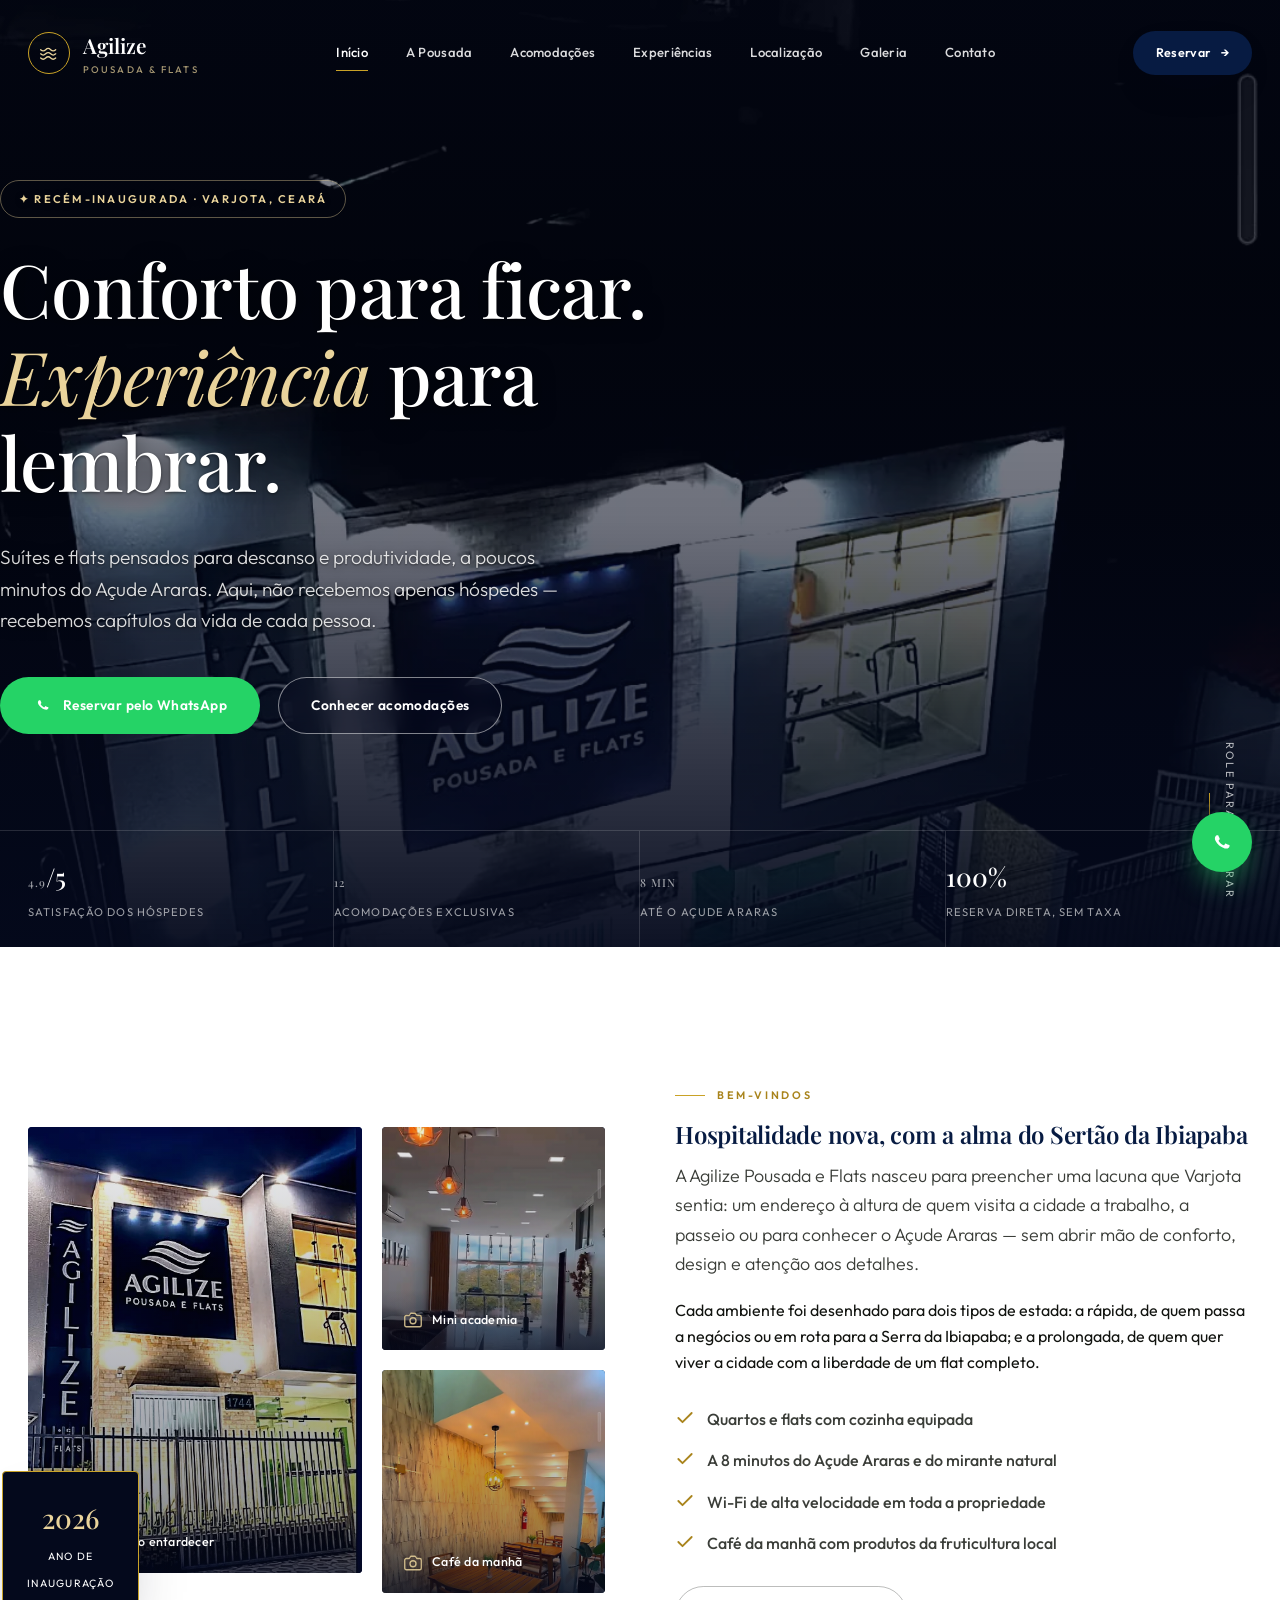
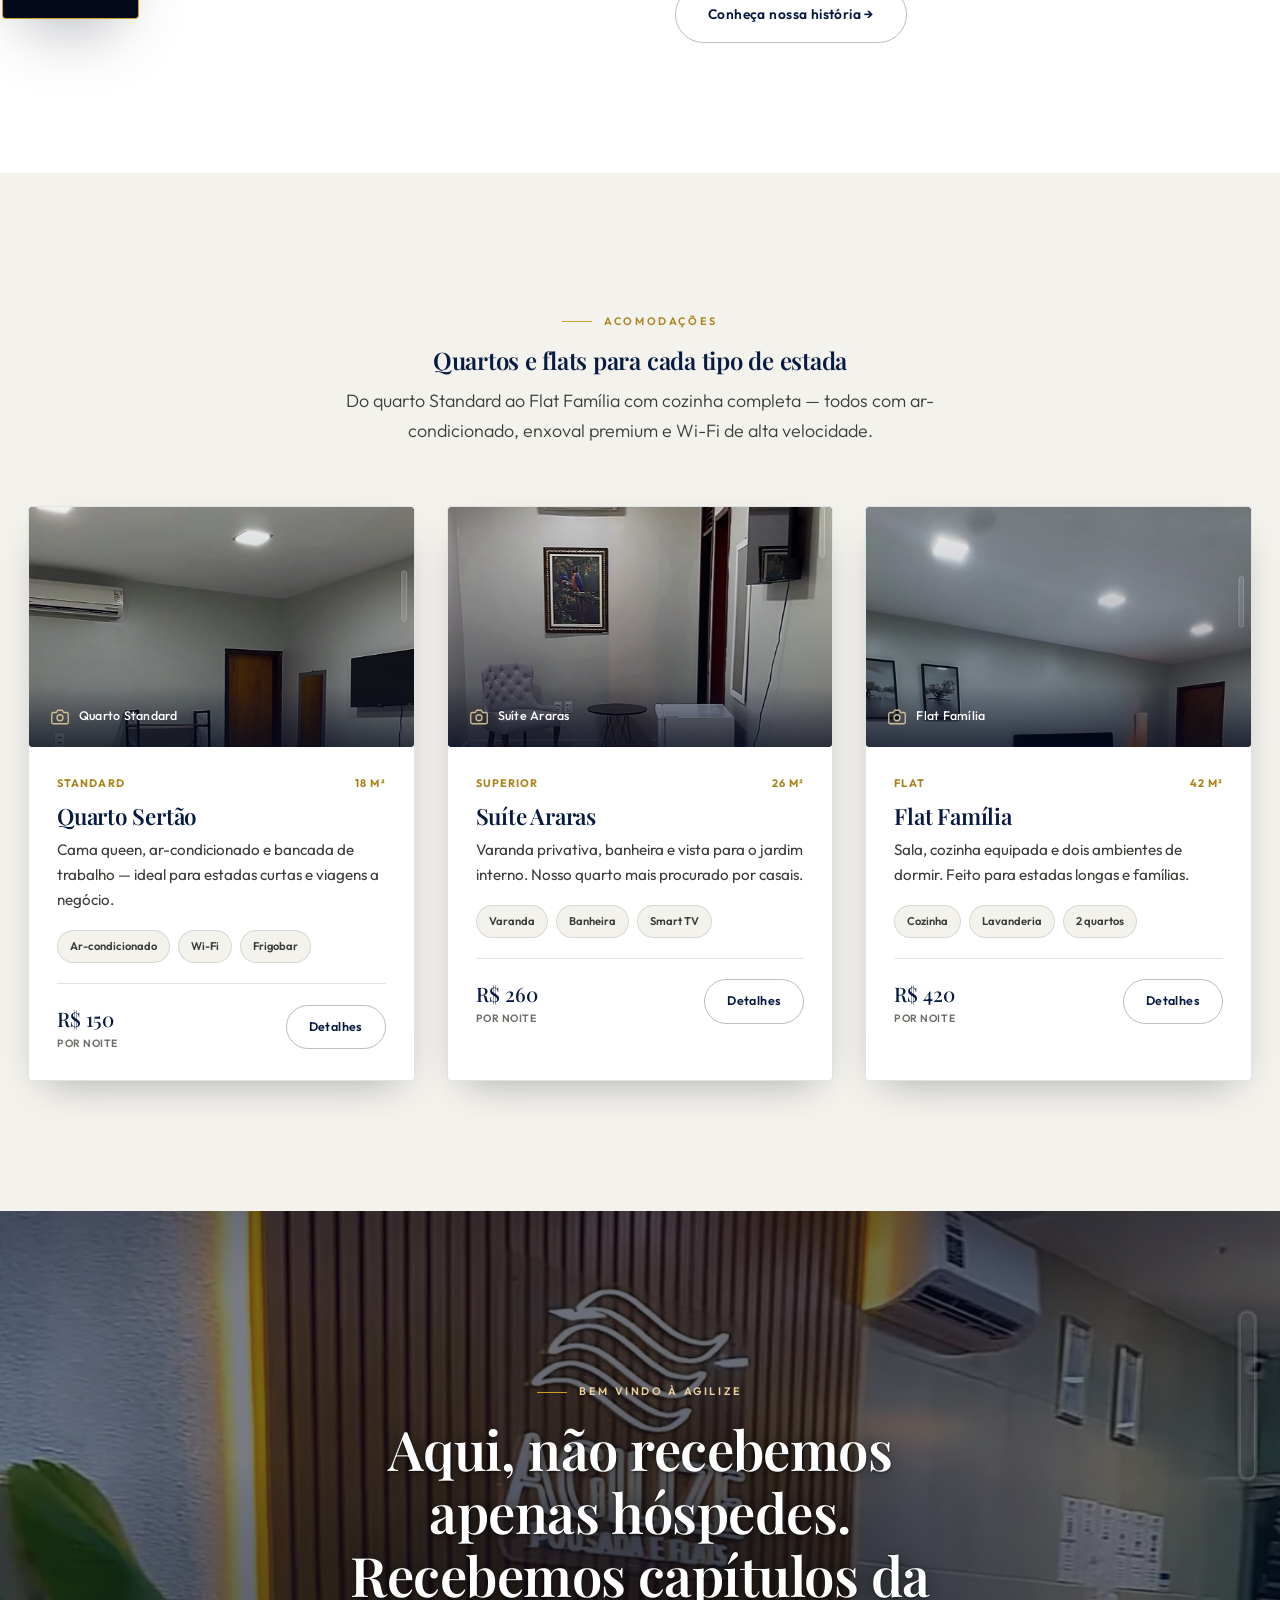
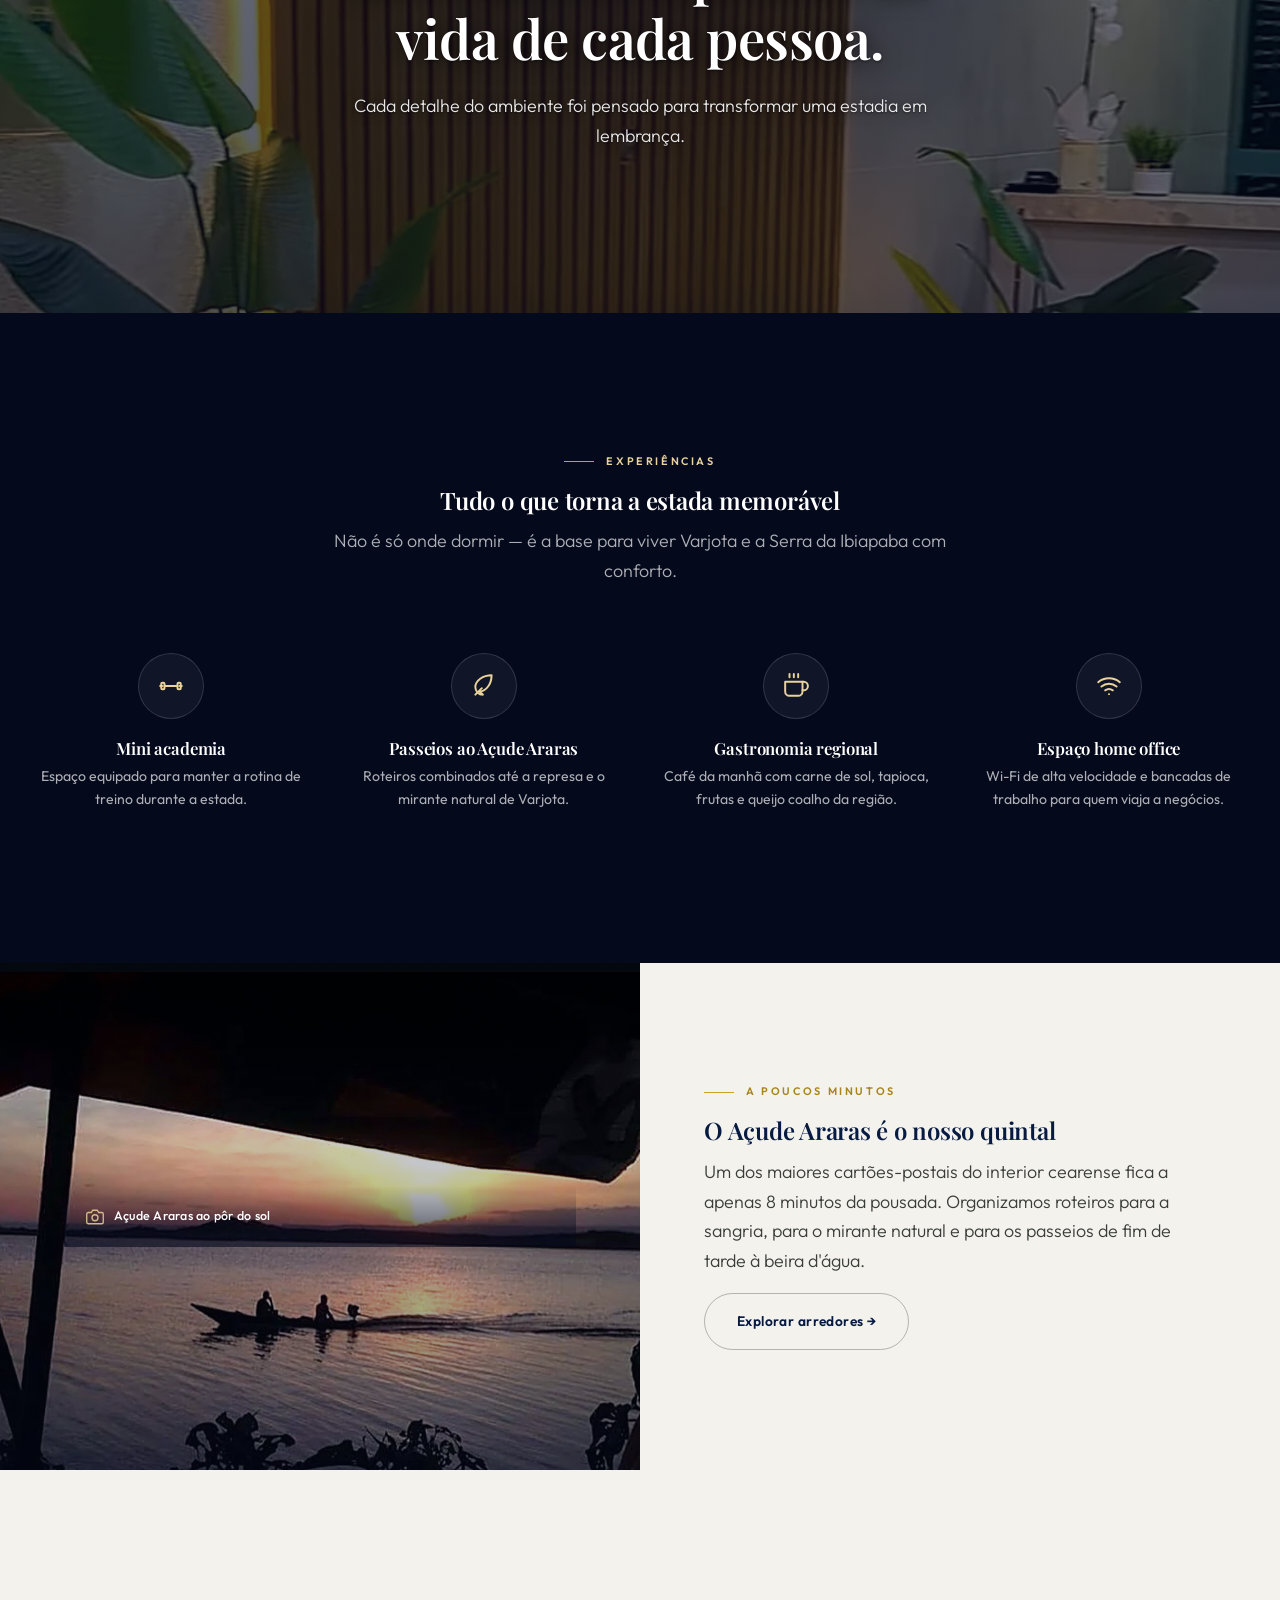
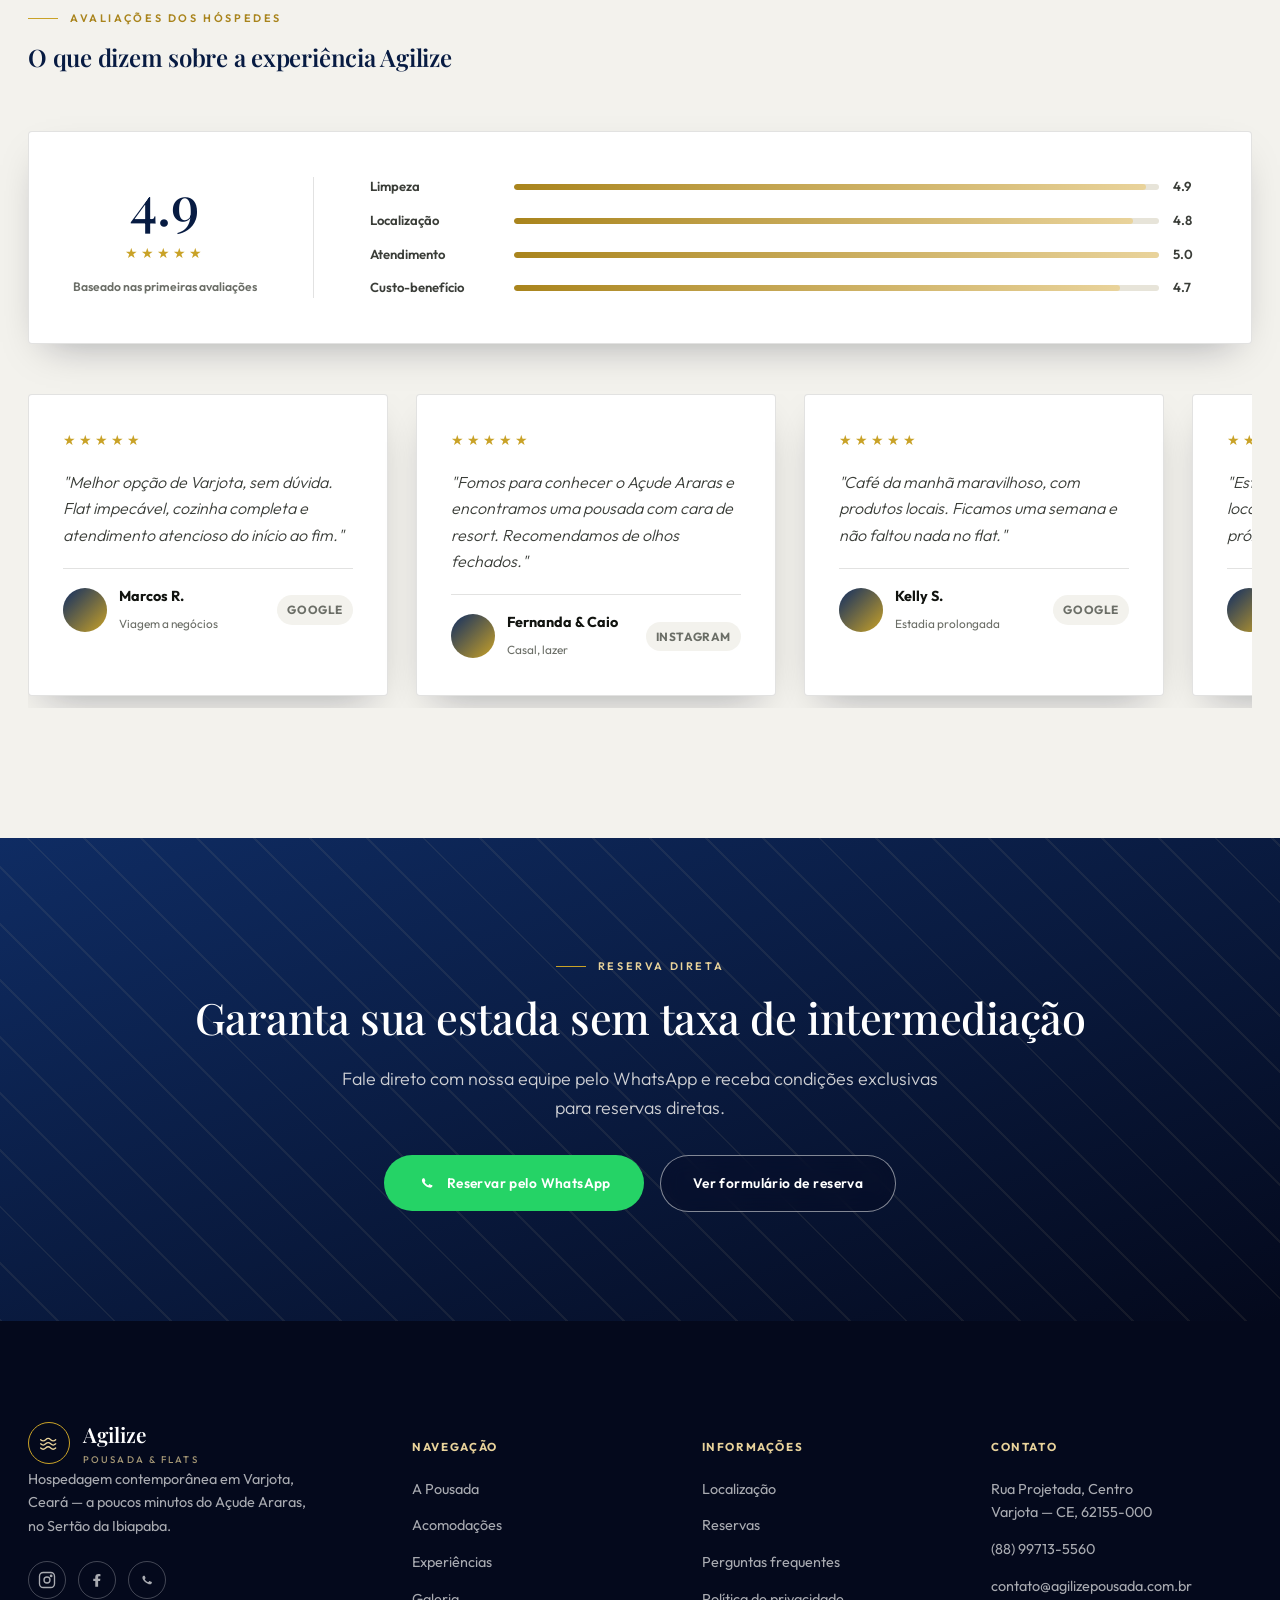
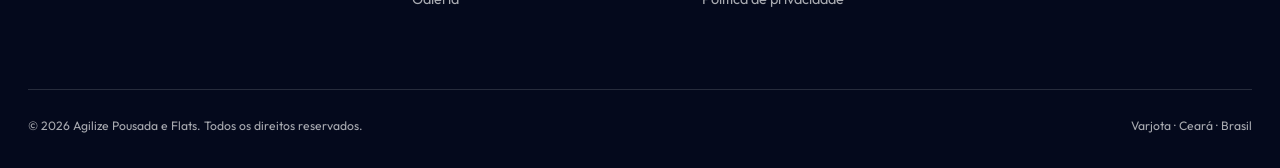
<file: index.html>
<!doctype html>
<html lang="pt-BR">
<head>
<script>document.documentElement.classList.add('js');</script>
<meta charset="UTF-8">
<meta name="viewport" content="width=device-width, initial-scale=1.0">
<title>Agilize Pousada e Flats | Hospedagem em Varjota, Ceará — Sertão da Ibiapaba</title>
<meta name="description" content="Agilize Pousada e Flats: hospedagem contemporânea em Varjota-CE, a poucos minutos do Açude Araras. Quartos e flats com ar-condicionado, mini academia, café da manhã regional e Wi-Fi. Reserve direto e sem taxas.">
<meta name="keywords" content="pousada em Varjota, hotel Varjota Ceará, flats Varjota, hospedagem Açude Araras, pousada Sertão da Ibiapaba, onde ficar em Varjota CE">
<link rel="canonical" href="https://www.agilizepousada.com.br/">
<meta name="robots" content="index, follow">
<meta name="author" content="Agilize Pousada e Flats">
<meta name="theme-color" content="#04091C">

<!-- Open Graph -->
<meta property="og:type" content="website">
<meta property="og:locale" content="pt_BR">
<meta property="og:site_name" content="Agilize Pousada e Flats">
<meta property="og:title" content="Agilize Pousada e Flats | Varjota, Ceará">
<meta property="og:description" content="Hospedagem contemporânea no coração do Sertão da Ibiapaba, a minutos do Açude Araras. Quartos, flats, mini academia e gastronomia regional.">
<meta property="og:url" content="https://www.agilizepousada.com.br/">
<meta property="og:image" content="https://www.agilizepousada.com.br/assets/img/og-cover.jpg">
<meta name="twitter:card" content="summary_large_image">

<link rel="icon" href="data:image/svg+xml,%3Csvg xmlns='http://www.w3.org/2000/svg' viewBox='0 0 64 64'%3E%3Crect width='64' height='64' rx='14' fill='%2304091C'/%3E%3Ctext x='32' y='42' font-family='Georgia,serif' font-size='30' fill='%23C9A227' text-anchor='middle'%3EA%3C/text%3E%3C/svg%3E">

<link rel="preconnect" href="https://fonts.googleapis.com">
<link rel="preconnect" href="https://fonts.gstatic.com" crossorigin>
<link href="https://fonts.googleapis.com/css2?family=Playfair+Display:ital,wght@0,400;0,500;0,600;0,700;1,500&family=Outfit:wght@300;400;500;600;700;800&display=swap" rel="stylesheet">
<link rel="stylesheet" href="assets/css/style.css">

<script type="application/ld+json">
{
  "@context": "https://schema.org",
  "@type": "LodgingBusiness",
  "name": "Agilize Pousada e Flats",
  "description": "Pousada e flats contemporâneos em Varjota, Ceará, a poucos minutos do Açude Araras, no Sertão da Ibiapaba.",
  "address": {
    "@type": "PostalAddress",
    "streetAddress": "Rua Projetada — Centro",
    "addressLocality": "Varjota",
    "addressRegion": "CE",
    "postalCode": "62155-000",
    "addressCountry": "BR"
  },
  "telephone": "+55-88-99713-5560",
  "priceRange": "R$150 - R$420",
  "amenityFeature": [
    {"@type":"LocationFeatureSpecification","name":"Mini academia"},
    {"@type":"LocationFeatureSpecification","name":"Wi-Fi gratuito"},
    {"@type":"LocationFeatureSpecification","name":"Estacionamento gratuito"},
    {"@type":"LocationFeatureSpecification","name":"Ar-condicionado"},
    {"@type":"LocationFeatureSpecification","name":"Café da manhã incluso"}
  ]
}
</script>
</head>
<body>

<!-- ===== HEADER ===== -->
<header class="site-header">
  <div class="container">
    <a href="index.html" class="brand">
      <span class="brand-mark"><svg width="20" height="20" viewBox="0 0 24 24" fill="none" stroke="currentColor" stroke-width="1.6" stroke-linecap="round"><path d="M2 8c2 2 4 2 6 0s4-2 6 0 4 2 6 0"/><path d="M2 13c2 2 4 2 6 0s4-2 6 0 4 2 6 0"/><path d="M2 18c2 2 4 2 6 0s4-2 6 0 4 2 6 0"/></svg></span>
      <span>Agilize <small>Pousada &amp; Flats</small></span>
    </a>
    <nav class="nav">
      <a href="index.html" class="active">Início</a>
      <a href="a-pousada.html">A Pousada</a>
      <a href="acomodacoes.html">Acomodações</a>
      <a href="experiencias.html">Experiências</a>
      <a href="localizacao.html">Localização</a>
      <a href="galeria.html">Galeria</a>
      <a href="contato.html">Contato</a>
    </nav>
    <div class="header-actions">
      <a class="btn btn-primary btn-sm" href="contato.html"><span>Reservar</span> →</a>
      <button class="nav-toggle" aria-label="Abrir menu" aria-expanded="false">
        <svg width="26" height="26" viewBox="0 0 24 24" fill="none" stroke="currentColor" stroke-width="2" stroke-linecap="round"><line x1="3" y1="6" x2="21" y2="6"/><line x1="3" y1="12" x2="21" y2="12"/><line x1="3" y1="18" x2="21" y2="18"/></svg>
      </button>
    </div>
  </div>
</header>

<!-- ===== HERO ===== -->
<section class="hero">
  <div class="hero-media">
    <!-- Substitua por <video autoplay muted loop playsinline poster="assets/img/real/facade-aerial.jpg"><source src="assets/video/hero.mp4" type="video/mp4"></video> quando o vídeo institucional estiver pronto -->
    <picture>
      <source srcset="assets/img/real/facade-aerial.webp" type="image/webp">
      <img src="assets/img/real/facade-aerial.jpg" class="hero-fallback" alt="Fachada iluminada da Agilize Pousada e Flats à noite, vista do acesso principal em Varjota, Ceará" width="1080" height="1576" fetchpriority="high">
    </picture>
  </div>
  <div class="container hero-inner">
    <div class="hero-tag">✦ Recém-inaugurada · Varjota, Ceará</div>
    <h1>Conforto para ficar. <em>Experiência</em> para lembrar.</h1>
    <p class="lede">Suítes e flats pensados para descanso e produtividade, a poucos minutos do Açude Araras. Aqui, não recebemos apenas hóspedes — recebemos capítulos da vida de cada pessoa.</p>
    <div class="hero-actions">
      <a href="https://wa.me/5588997135560?text=Ol%C3%A1!%20Gostaria%20de%20reservar%20na%20Agilize%20Pousada%20e%20Flats." target="_blank" rel="noopener" class="btn btn-whats">
        <svg width="20" height="20" viewBox="0 0 24 24" fill="currentColor"><path d="M17.5 14.4c-.3-.1-1.7-.9-2-1-.3-.1-.5-.1-.7.1s-.8 1-.9 1.2c-.2.2-.3.2-.6.1s-1.3-.5-2.4-1.5c-.9-.8-1.5-1.8-1.7-2.1-.2-.3 0-.5.1-.6l.4-.5c.1-.2.2-.3.3-.5s0-.4 0-.5c0-.1-.7-1.7-1-2.3-.2-.6-.5-.5-.7-.5h-.6c-.2 0-.5.1-.8.4-.3.3-1 1-1 2.4s1.1 2.8 1.2 3c.1.2 2.2 3.4 5.4 4.7.8.3 1.4.5 1.8.7.8.2 1.5.2 2 .1.6-.1 1.7-.7 2-1.4.2-.7.2-1.3.2-1.4-.1-.2-.3-.2-.6-.4z"/></svg>
        Reservar pelo WhatsApp
      </a>
      <a href="acomodacoes.html" class="btn btn-outline">Conhecer acomodações</a>
    </div>
  </div>
  <div class="hero-scroll">role para explorar</div>
  <div class="hero-stats">
    <div class="container">
      <div class="stat"><strong><span data-counter="4.9" data-suffix="">0</span>/5</strong><span>Satisfação dos hóspedes</span></div>
      <div class="stat"><strong><span data-counter="12">0</span></strong><span>Acomodações exclusivas</span></div>
      <div class="stat"><strong><span data-counter="8" data-suffix=" min">0</span></strong><span>Até o Açude Araras</span></div>
      <div class="stat"><strong>100%</strong><span>Reserva direta, sem taxa</span></div>
    </div>
  </div>
</section>

<!-- ===== WELCOME ===== -->
<section class="welcome">
  <div class="container welcome-grid">
    <div class="welcome-media-wrap" data-reveal>
      <div class="welcome-media">
        <div class="photo ratio-portrait tone-marinho has-photo">
          <picture><source srcset="assets/img/real/facade-night.webp" type="image/webp"><img src="assets/img/real/facade-night.jpg" alt="Fachada da Agilize Pousada e Flats à noite" loading="lazy" width="520" height="721"></picture>
          <span class="photo-label"><svg width="18" height="18" viewBox="0 0 24 24" fill="none" stroke="currentColor" stroke-width="1.8" stroke-linecap="round" stroke-linejoin="round"><path d="M23 19a2 2 0 0 1-2 2H3a2 2 0 0 1-2-2V8a2 2 0 0 1 2-2h4l2-3h6l2 3h4a2 2 0 0 1 2 2z"/><circle cx="12" cy="13" r="4"/></svg> Fachada ao entardecer</span>
        </div>
        <div class="photo ratio-square has-photo">
          <picture><source srcset="assets/img/real/corridor-gym.webp" type="image/webp"><img src="assets/img/real/corridor-gym.jpg" alt="Mini academia da Agilize Pousada e Flats" loading="lazy" width="1080" height="1576"></picture>
          <span class="photo-label"><svg width="18" height="18" viewBox="0 0 24 24" fill="none" stroke="currentColor" stroke-width="1.8" stroke-linecap="round" stroke-linejoin="round"><path d="M23 19a2 2 0 0 1-2 2H3a2 2 0 0 1-2-2V8a2 2 0 0 1 2-2h4l2-3h6l2 3h4a2 2 0 0 1 2 2z"/><circle cx="12" cy="13" r="4"/></svg> Mini academia</span>
        </div>
        <div class="photo ratio-square has-photo">
          <picture><source srcset="assets/img/real/breakfast-room.webp" type="image/webp"><img src="assets/img/real/breakfast-room.jpg" alt="Espaço do café da manhã da Agilize Pousada e Flats" loading="lazy" width="1080" height="1576"></picture>
          <span class="photo-label"><svg width="18" height="18" viewBox="0 0 24 24" fill="none" stroke="currentColor" stroke-width="1.8" stroke-linecap="round" stroke-linejoin="round"><path d="M23 19a2 2 0 0 1-2 2H3a2 2 0 0 1-2-2V8a2 2 0 0 1 2-2h4l2-3h6l2 3h4a2 2 0 0 1 2 2z"/><circle cx="12" cy="13" r="4"/></svg> Café da manhã</span>
        </div>
      </div>
      <div class="welcome-badge">
        <strong>2026</strong>
        <span>Ano de<br>inauguração</span>
      </div>
    </div>
    <div data-reveal data-reveal-delay="1">
      <div class="eyebrow">Bem-vindos</div>
      <h2>Hospitalidade nova, com a alma do Sertão da Ibiapaba</h2>
      <p class="lede">A Agilize Pousada e Flats nasceu para preencher uma lacuna que Varjota sentia: um endereço à altura de quem visita a cidade a trabalho, a passeio ou para conhecer o Açude Araras — sem abrir mão de conforto, design e atenção aos detalhes.</p>
      <p>Cada ambiente foi desenhado para dois tipos de estada: a rápida, de quem passa a negócios ou em rota para a Serra da Ibiapaba; e a prolongada, de quem quer viver a cidade com a liberdade de um flat completo.</p>
      <ul class="check-list">
        <li><svg width="20" height="20" viewBox="0 0 24 24" fill="none" stroke="currentColor" stroke-width="2.2" stroke-linecap="round" stroke-linejoin="round"><polyline points="20 6 9 17 4 12"/></svg> Quartos e flats com cozinha equipada</li>
        <li><svg width="20" height="20" viewBox="0 0 24 24" fill="none" stroke="currentColor" stroke-width="2.2" stroke-linecap="round" stroke-linejoin="round"><polyline points="20 6 9 17 4 12"/></svg> A 8 minutos do Açude Araras e do mirante natural</li>
        <li><svg width="20" height="20" viewBox="0 0 24 24" fill="none" stroke="currentColor" stroke-width="2.2" stroke-linecap="round" stroke-linejoin="round"><polyline points="20 6 9 17 4 12"/></svg> Wi-Fi de alta velocidade em toda a propriedade</li>
        <li><svg width="20" height="20" viewBox="0 0 24 24" fill="none" stroke="currentColor" stroke-width="2.2" stroke-linecap="round" stroke-linejoin="round"><polyline points="20 6 9 17 4 12"/></svg> Café da manhã com produtos da fruticultura local</li>
      </ul>
      <a href="a-pousada.html" class="btn btn-outline dark" style="margin-top:30px;">Conheça nossa história →</a>
    </div>
  </div>
</section>

<!-- ===== ACOMODAÇÕES TEASER ===== -->
<section class="band on-marfim">
  <div class="container">
    <div class="section-head center" data-reveal>
      <div class="eyebrow" style="justify-content:center">Acomodações</div>
      <h2>Quartos e flats para cada tipo de estada</h2>
      <p class="lede center">Do quarto Standard ao Flat Família com cozinha completa — todos com ar-condicionado, enxoval premium e Wi-Fi de alta velocidade.</p>
    </div>
    <div class="grid-3">
      <div class="card" data-reveal>
        <div class="photo ratio-wide has-photo"><picture><source srcset="assets/img/real/twin-beds.webp" type="image/webp"><img src="assets/img/real/twin-beds.jpg" alt="Quarto Sertão da Agilize Pousada e Flats" loading="lazy" width="1080" height="1216"></picture><span class="photo-label"><svg width="18" height="18" viewBox="0 0 24 24" fill="none" stroke="currentColor" stroke-width="1.8"><path d="M23 19a2 2 0 0 1-2 2H3a2 2 0 0 1-2-2V8a2 2 0 0 1 2-2h4l2-3h6l2 3h4a2 2 0 0 1 2 2z"/><circle cx="12" cy="13" r="4"/></svg> Quarto Standard</span></div>
        <div class="card-body">
          <div class="card-meta"><span>Standard</span><span>18 m²</span></div>
          <h3>Quarto Sertão</h3>
          <p>Cama queen, ar-condicionado e bancada de trabalho — ideal para estadas curtas e viagens a negócio.</p>
          <div class="card-amenities"><span>Ar-condicionado</span><span>Wi-Fi</span><span>Frigobar</span></div>
          <div class="card-foot">
            <div class="price">R$ 150<span>por noite</span></div>
            <a href="acomodacoes.html" class="btn btn-outline dark btn-sm">Detalhes</a>
          </div>
        </div>
      </div>
      <div class="card" data-reveal data-reveal-delay="1">
        <div class="photo ratio-wide has-photo"><picture><source srcset="assets/img/real/room-amenities.webp" type="image/webp"><img src="assets/img/real/room-amenities.jpg" alt="Suíte Araras da Agilize Pousada e Flats, com poltrona e obra de arte" loading="lazy" width="1080" height="1576"></picture><span class="photo-label"><svg width="18" height="18" viewBox="0 0 24 24" fill="none" stroke="currentColor" stroke-width="1.8"><path d="M23 19a2 2 0 0 1-2 2H3a2 2 0 0 1-2-2V8a2 2 0 0 1 2-2h4l2-3h6l2 3h4a2 2 0 0 1 2 2z"/><circle cx="12" cy="13" r="4"/></svg> Suíte Araras</span></div>
        <div class="card-body">
          <div class="card-meta"><span>Superior</span><span>26 m²</span></div>
          <h3>Suíte Araras</h3>
          <p>Varanda privativa, banheira e vista para o jardim interno. Nosso quarto mais procurado por casais.</p>
          <div class="card-amenities"><span>Varanda</span><span>Banheira</span><span>Smart TV</span></div>
          <div class="card-foot">
            <div class="price">R$ 260<span>por noite</span></div>
            <a href="acomodacoes.html" class="btn btn-outline dark btn-sm">Detalhes</a>
          </div>
        </div>
      </div>
      <div class="card" data-reveal data-reveal-delay="2">
        <div class="photo ratio-wide has-photo"><picture><source srcset="assets/img/real/suite-dining.webp" type="image/webp"><img src="assets/img/real/suite-dining.jpg" alt="Flat Família da Agilize Pousada e Flats, com mesa de jantar" loading="lazy" width="1080" height="1186"></picture><span class="photo-label"><svg width="18" height="18" viewBox="0 0 24 24" fill="none" stroke="currentColor" stroke-width="1.8"><path d="M23 19a2 2 0 0 1-2 2H3a2 2 0 0 1-2-2V8a2 2 0 0 1 2-2h4l2-3h6l2 3h4a2 2 0 0 1 2 2z"/><circle cx="12" cy="13" r="4"/></svg> Flat Família</span></div>
        <div class="card-body">
          <div class="card-meta"><span>Flat</span><span>42 m²</span></div>
          <h3>Flat Família</h3>
          <p>Sala, cozinha equipada e dois ambientes de dormir. Feito para estadas longas e famílias.</p>
          <div class="card-amenities"><span>Cozinha</span><span>Lavanderia</span><span>2 quartos</span></div>
          <div class="card-foot">
            <div class="price">R$ 420<span>por noite</span></div>
            <a href="acomodacoes.html" class="btn btn-outline dark btn-sm">Detalhes</a>
          </div>
        </div>
      </div>
    </div>
  </div>
</section>

<!-- ===== CINEMA BAND ===== -->
<section class="cinema-band">
  <picture><source srcset="assets/img/real/lounge-sofa.webp" type="image/webp"><img src="assets/img/real/lounge-sofa.jpg" alt="Lounge da recepção da Agilize Pousada e Flats, com letreiro iluminado" loading="lazy" width="1080" height="1326"></picture>
  <div class="container" data-reveal>
    <div class="eyebrow on-dark" style="justify-content:center">Bem vindo à Agilize</div>
    <h2>Aqui, não recebemos apenas hóspedes. Recebemos capítulos da vida de cada pessoa.</h2>
    <p class="lede center">Cada detalhe do ambiente foi pensado para transformar uma estadia em lembrança.</p>
  </div>
</section>

<!-- ===== EXPERIÊNCIAS (dark) ===== -->
<section class="band on-dark">
  <div class="container">
    <div class="section-head center" data-reveal>
      <div class="eyebrow on-dark" style="justify-content:center">Experiências</div>
      <h2>Tudo o que torna a estada memorável</h2>
      <p class="lede center">Não é só onde dormir — é a base para viver Varjota e a Serra da Ibiapaba com conforto.</p>
    </div>
    <div class="grid-4">
      <div class="feature" data-reveal>
        <div class="feature-icon"><svg width="26" height="26" viewBox="0 0 24 24" fill="none" stroke="currentColor" stroke-width="1.8" stroke-linecap="round" stroke-linejoin="round"><path d="M2 12h2M20 12h2M6 12h12"/><rect x="3" y="9" width="3" height="6" rx="1"/><rect x="18" y="9" width="3" height="6" rx="1"/></svg></div>
        <h4>Mini academia</h4>
        <p>Espaço equipado para manter a rotina de treino durante a estada.</p>
      </div>
      <div class="feature" data-reveal data-reveal-delay="1">
        <div class="feature-icon"><svg width="26" height="26" viewBox="0 0 24 24" fill="none" stroke="currentColor" stroke-width="1.8" stroke-linecap="round" stroke-linejoin="round"><path d="M11 20A7 7 0 0 1 4 13c0-6 7-11 15-11 0 8-5 15-11 15z"/><path d="M4 20l6-6"/></svg></div>
        <h4>Passeios ao Açude Araras</h4>
        <p>Roteiros combinados até a represa e o mirante natural de Varjota.</p>
      </div>
      <div class="feature" data-reveal data-reveal-delay="2">
        <div class="feature-icon"><svg width="26" height="26" viewBox="0 0 24 24" fill="none" stroke="currentColor" stroke-width="1.8" stroke-linecap="round" stroke-linejoin="round"><path d="M18 8h1a4 4 0 0 1 0 8h-1"/><path d="M2 8h16v9a4 4 0 0 1-4 4H6a4 4 0 0 1-4-4V8z"/><line x1="6" y1="1" x2="6" y2="4"/><line x1="10" y1="1" x2="10" y2="4"/><line x1="14" y1="1" x2="14" y2="4"/></svg></div>
        <h4>Gastronomia regional</h4>
        <p>Café da manhã com carne de sol, tapioca, frutas e queijo coalho da região.</p>
      </div>
      <div class="feature" data-reveal data-reveal-delay="3">
        <div class="feature-icon"><svg width="26" height="26" viewBox="0 0 24 24" fill="none" stroke="currentColor" stroke-width="1.8" stroke-linecap="round" stroke-linejoin="round"><path d="M5 12.5a11 11 0 0 1 14 0"/><path d="M8.5 16a6 6 0 0 1 7 0"/><line x1="12" y1="19.5" x2="12" y2="19.51"/><path d="M2 8.5a15.5 15.5 0 0 1 20 0"/></svg></div>
        <h4>Espaço home office</h4>
        <p>Wi-Fi de alta velocidade e bancadas de trabalho para quem viaja a negócios.</p>
      </div>
    </div>
  </div>
</section>

<!-- ===== SPLIT — AÇUDE ARARAS ===== -->
<section class="split">
  <div class="photo has-photo ratio-cinema" style="min-height:100%" data-reveal>
    <picture><source srcset="assets/img/real/acude-araras-sunset.webp" type="image/webp"><img src="assets/img/real/acude-araras-sunset.jpg" alt="Açude Araras ao pôr do sol, em Varjota" loading="lazy" width="1080" height="796"></picture>
    <span class="photo-label"><svg width="18" height="18" viewBox="0 0 24 24" fill="none" stroke="currentColor" stroke-width="1.8"><path d="M23 19a2 2 0 0 1-2 2H3a2 2 0 0 1-2-2V8a2 2 0 0 1 2-2h4l2-3h6l2 3h4a2 2 0 0 1 2 2z"/><circle cx="12" cy="13" r="4"/></svg> Açude Araras ao pôr do sol</span>
  </div>
  <div style="background:var(--marfim-100)" data-reveal data-reveal-delay="1">
    <div class="eyebrow">A poucos minutos</div>
    <h2>O Açude Araras é o nosso quintal</h2>
    <p class="lede">Um dos maiores cartões-postais do interior cearense fica a apenas 8 minutos da pousada. Organizamos roteiros para a sangria, para o mirante natural e para os passeios de fim de tarde à beira d'água.</p>
    <a href="localizacao.html" class="btn btn-outline dark" style="width:fit-content;">Explorar arredores →</a>
  </div>
</section>

<!-- ===== AVALIAÇÕES ===== -->
<section class="band on-marfim">
  <div class="container">
    <div class="section-head" data-reveal>
      <div class="eyebrow">Avaliações dos hóspedes</div>
      <h2>O que dizem sobre a experiência Agilize</h2>
    </div>

    <div class="rating-summary" data-reveal data-reveal-delay="1">
      <div class="rating-score">
        <strong>4.9</strong>
        <div class="stars">★★★★★</div>
        <span>Baseado nas primeiras avaliações</span>
      </div>
      <div class="rating-bars">
        <div class="rating-bar-row"><span>Limpeza</span><div class="rating-bar-track"><div class="rating-bar-fill" data-value="98"></div></div><span>4.9</span></div>
        <div class="rating-bar-row"><span>Localização</span><div class="rating-bar-track"><div class="rating-bar-fill" data-value="96"></div></div><span>4.8</span></div>
        <div class="rating-bar-row"><span>Atendimento</span><div class="rating-bar-track"><div class="rating-bar-fill" data-value="100"></div></div><span>5.0</span></div>
        <div class="rating-bar-row"><span>Custo-benefício</span><div class="rating-bar-track"><div class="rating-bar-fill" data-value="94"></div></div><span>4.7</span></div>
      </div>
    </div>

    <div class="testi-track" data-reveal data-reveal-delay="2">
      <div class="testi">
        <div class="stars">★★★★★</div>
        <p>"Melhor opção de Varjota, sem dúvida. Flat impecável, cozinha completa e atendimento atencioso do início ao fim."</p>
        <div class="testi-author"><div class="testi-id"><div class="testi-avatar"></div><div><strong>Marcos R.</strong><span>Viagem a negócios</span></div></div><span class="testi-source">Google</span></div>
      </div>
      <div class="testi">
        <div class="stars">★★★★★</div>
        <p>"Fomos para conhecer o Açude Araras e encontramos uma pousada com cara de resort. Recomendamos de olhos fechados."</p>
        <div class="testi-author"><div class="testi-id"><div class="testi-avatar"></div><div><strong>Fernanda &amp; Caio</strong><span>Casal, lazer</span></div></div><span class="testi-source">Instagram</span></div>
      </div>
      <div class="testi">
        <div class="stars">★★★★★</div>
        <p>"Café da manhã maravilhoso, com produtos locais. Ficamos uma semana e não faltou nada no flat."</p>
        <div class="testi-author"><div class="testi-id"><div class="testi-avatar"></div><div><strong>Kelly S.</strong><span>Estadia prolongada</span></div></div><span class="testi-source">Google</span></div>
      </div>
      <div class="testi">
        <div class="stars">★★★★★</div>
        <p>"Estrutura nova, bem cuidada e localização estratégica. Voltaremos na próxima passagem pelo Sertão."</p>
        <div class="testi-author"><div class="testi-id"><div class="testi-avatar"></div><div><strong>João P.</strong><span>Turismo em família</span></div></div><span class="testi-source">Direto</span></div>
      </div>
    </div>
  </div>
</section>

<!-- ===== CTA ===== -->
<section class="cta-band">
  <div class="container" data-reveal>
    <div class="eyebrow on-dark" style="justify-content:center">Reserva direta</div>
    <h2>Garanta sua estada sem taxa de intermediação</h2>
    <p class="lede center" style="color:rgba(255,253,249,.8)">Fale direto com nossa equipe pelo WhatsApp e receba condições exclusivas para reservas diretas.</p>
    <div class="btn-row">
      <a href="https://wa.me/5588997135560" target="_blank" rel="noopener" class="btn btn-whats">
        <svg width="20" height="20" viewBox="0 0 24 24" fill="currentColor"><path d="M17.5 14.4c-.3-.1-1.7-.9-2-1-.3-.1-.5-.1-.7.1s-.8 1-.9 1.2c-.2.2-.3.2-.6.1s-1.3-.5-2.4-1.5c-.9-.8-1.5-1.8-1.7-2.1-.2-.3 0-.5.1-.6l.4-.5c.1-.2.2-.3.3-.5s0-.4 0-.5c0-.1-.7-1.7-1-2.3-.2-.6-.5-.5-.7-.5h-.6c-.2 0-.5.1-.8.4-.3.3-1 1-1 2.4s1.1 2.8 1.2 3c.1.2 2.2 3.4 5.4 4.7.8.3 1.4.5 1.8.7.8.2 1.5.2 2 .1.6-.1 1.7-.7 2-1.4.2-.7.2-1.3.2-1.4-.1-.2-.3-.2-.6-.4z"/></svg>
        Reservar pelo WhatsApp
      </a>
      <a href="contato.html" class="btn btn-outline">Ver formulário de reserva</a>
    </div>
  </div>
</section>

<!-- ===== FOOTER ===== -->
<footer class="site-footer">
  <div class="container">
    <div class="footer-grid">
      <div class="footer-brand">
        <a href="index.html" class="brand" style="color:var(--branco)"><span class="brand-mark"><svg width="20" height="20" viewBox="0 0 24 24" fill="none" stroke="currentColor" stroke-width="1.6" stroke-linecap="round"><path d="M2 8c2 2 4 2 6 0s4-2 6 0 4 2 6 0"/><path d="M2 13c2 2 4 2 6 0s4-2 6 0 4 2 6 0"/><path d="M2 18c2 2 4 2 6 0s4-2 6 0 4 2 6 0"/></svg></span><span>Agilize <small>Pousada &amp; Flats</small></span></a>
        <p>Hospedagem contemporânea em Varjota, Ceará — a poucos minutos do Açude Araras, no Sertão da Ibiapaba.</p>
        <div class="social-row">
          <a href="https://www.instagram.com/agilizepousadaeflats/" target="_blank" rel="noopener" aria-label="Instagram"><svg width="18" height="18" viewBox="0 0 24 24" fill="none" stroke="currentColor" stroke-width="1.8"><rect x="2" y="2" width="20" height="20" rx="5"/><circle cx="12" cy="12" r="4"/><circle cx="17.5" cy="6.5" r="1"/></svg></a>
          <a href="#" aria-label="Facebook"><svg width="18" height="18" viewBox="0 0 24 24" fill="currentColor"><path d="M13.5 21v-7.7h2.6l.4-3h-3v-1.9c0-.9.2-1.5 1.5-1.5h1.6V4.2C15.9 4.1 14.9 4 13.7 4c-2.4 0-4 1.5-4 4.1v2.2H7v3h2.7V21h3.8z"/></svg></a>
          <a href="https://wa.me/5588997135560" aria-label="WhatsApp"><svg width="18" height="18" viewBox="0 0 24 24" fill="currentColor"><path d="M17.5 14.4c-.3-.1-1.7-.9-2-1-.3-.1-.5-.1-.7.1s-.8 1-.9 1.2c-.2.2-.3.2-.6.1s-1.3-.5-2.4-1.5c-.9-.8-1.5-1.8-1.7-2.1-.2-.3 0-.5.1-.6l.4-.5c.1-.2.2-.3.3-.5s0-.4 0-.5c0-.1-.7-1.7-1-2.3-.2-.6-.5-.5-.7-.5h-.6c-.2 0-.5.1-.8.4-.3.3-1 1-1 2.4s1.1 2.8 1.2 3c.1.2 2.2 3.4 5.4 4.7.8.3 1.4.5 1.8.7.8.2 1.5.2 2 .1.6-.1 1.7-.7 2-1.4.2-.7.2-1.3.2-1.4-.1-.2-.3-.2-.6-.4z"/></svg></a>
        </div>
      </div>
      <div>
        <h5>Navegação</h5>
        <ul>
          <li><a href="a-pousada.html">A Pousada</a></li>
          <li><a href="acomodacoes.html">Acomodações</a></li>
          <li><a href="experiencias.html">Experiências</a></li>
          <li><a href="galeria.html">Galeria</a></li>
        </ul>
      </div>
      <div>
        <h5>Informações</h5>
        <ul>
          <li><a href="localizacao.html">Localização</a></li>
          <li><a href="contato.html">Reservas</a></li>
          <li><a href="contato.html#faq">Perguntas frequentes</a></li>
          <li><a href="#">Política de privacidade</a></li>
        </ul>
      </div>
      <div>
        <h5>Contato</h5>
        <ul>
          <li>Rua Projetada, Centro<br>Varjota — CE, 62155-000</li>
          <li>(88) 99713-5560</li>
          <li>contato@agilizepousada.com.br</li>
        </ul>
      </div>
    </div>
    <div class="footer-bottom">
      <span>© <span data-year>2026</span> Agilize Pousada e Flats. Todos os direitos reservados.</span>
      <span>Varjota · Ceará · Brasil</span>
    </div>
  </div>
</footer>

<a href="https://wa.me/5588997135560" target="_blank" rel="noopener" class="float-whats" aria-label="Falar no WhatsApp">
  <svg width="28" height="28" viewBox="0 0 24 24" fill="currentColor"><path d="M17.5 14.4c-.3-.1-1.7-.9-2-1-.3-.1-.5-.1-.7.1s-.8 1-.9 1.2c-.2.2-.3.2-.6.1s-1.3-.5-2.4-1.5c-.9-.8-1.5-1.8-1.7-2.1-.2-.3 0-.5.1-.6l.4-.5c.1-.2.2-.3.3-.5s0-.4 0-.5c0-.1-.7-1.7-1-2.3-.2-.6-.5-.5-.7-.5h-.6c-.2 0-.5.1-.8.4-.3.3-1 1-1 2.4s1.1 2.8 1.2 3c.1.2 2.2 3.4 5.4 4.7.8.3 1.4.5 1.8.7.8.2 1.5.2 2 .1.6-.1 1.7-.7 2-1.4.2-.7.2-1.3.2-1.4-.1-.2-.3-.2-.6-.4z"/></svg>
</a>

<script src="assets/js/main.js"></script>
</body>
</html>
</file>
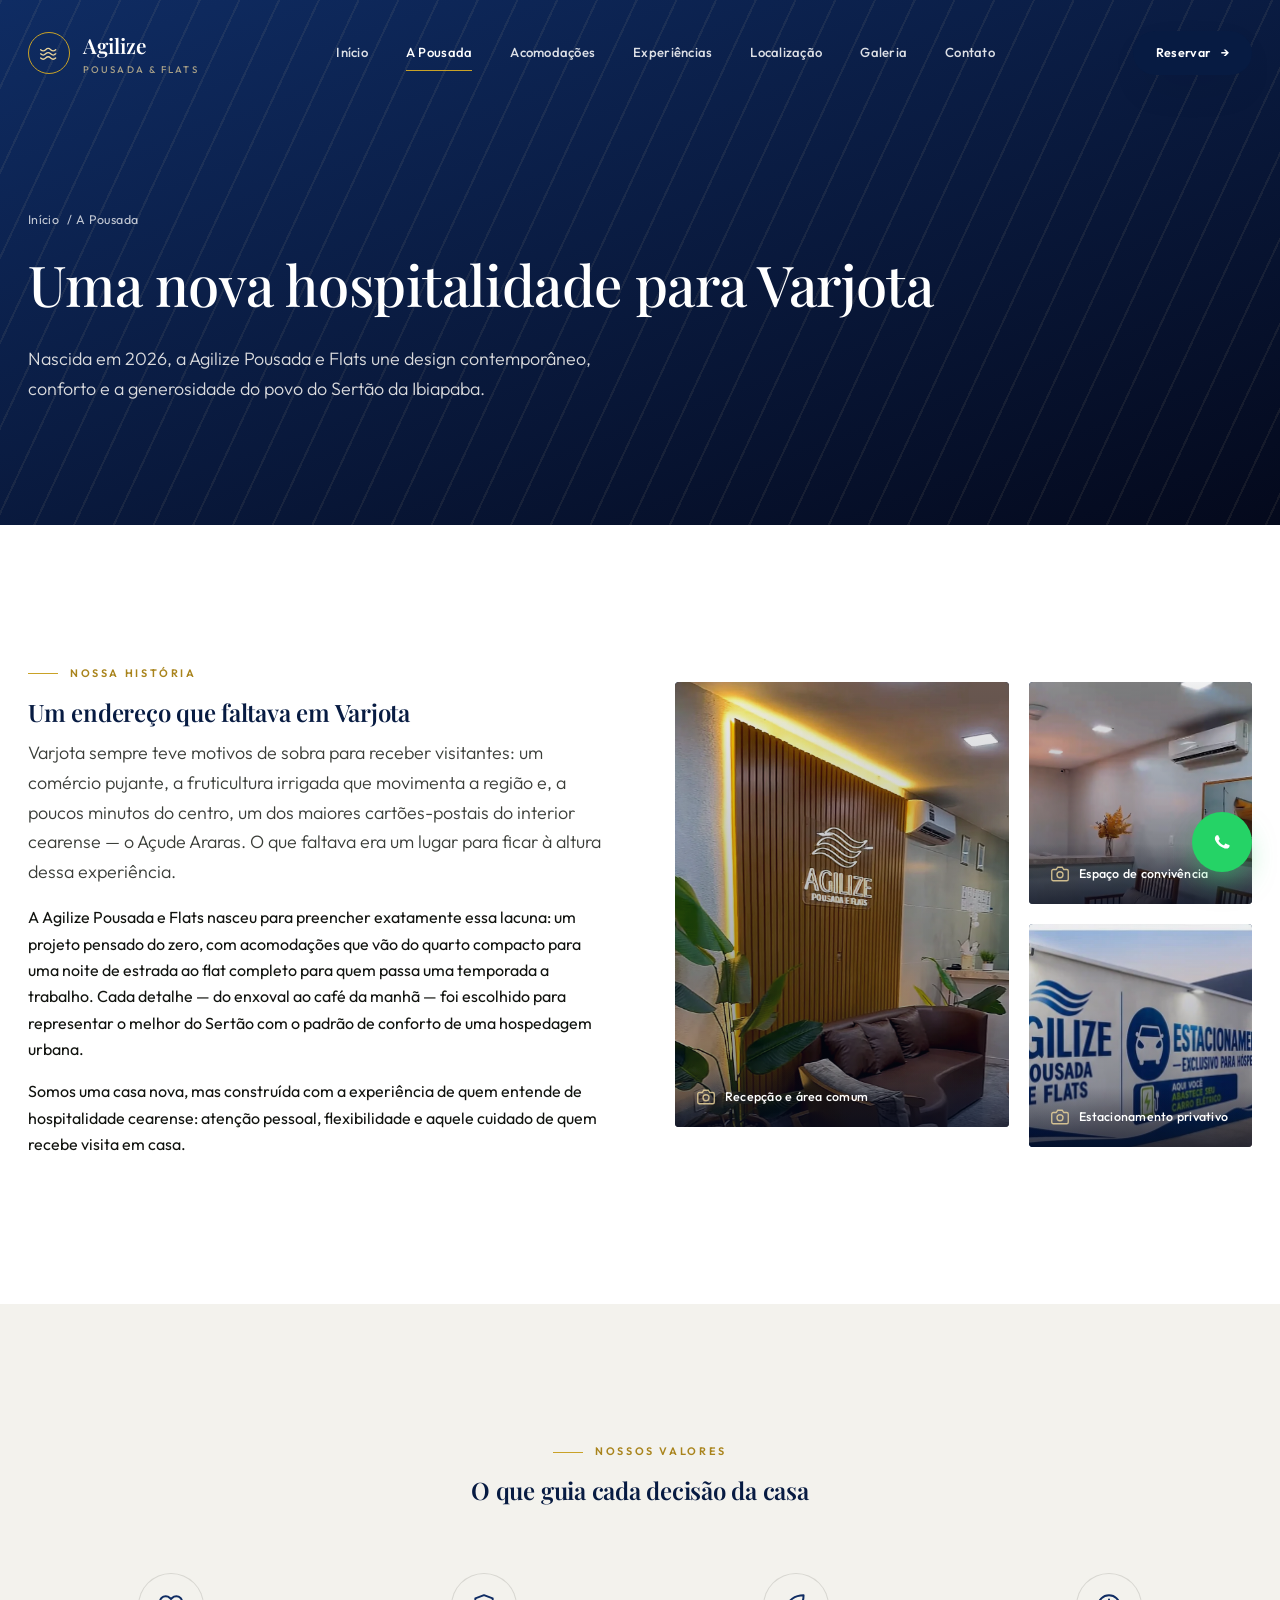
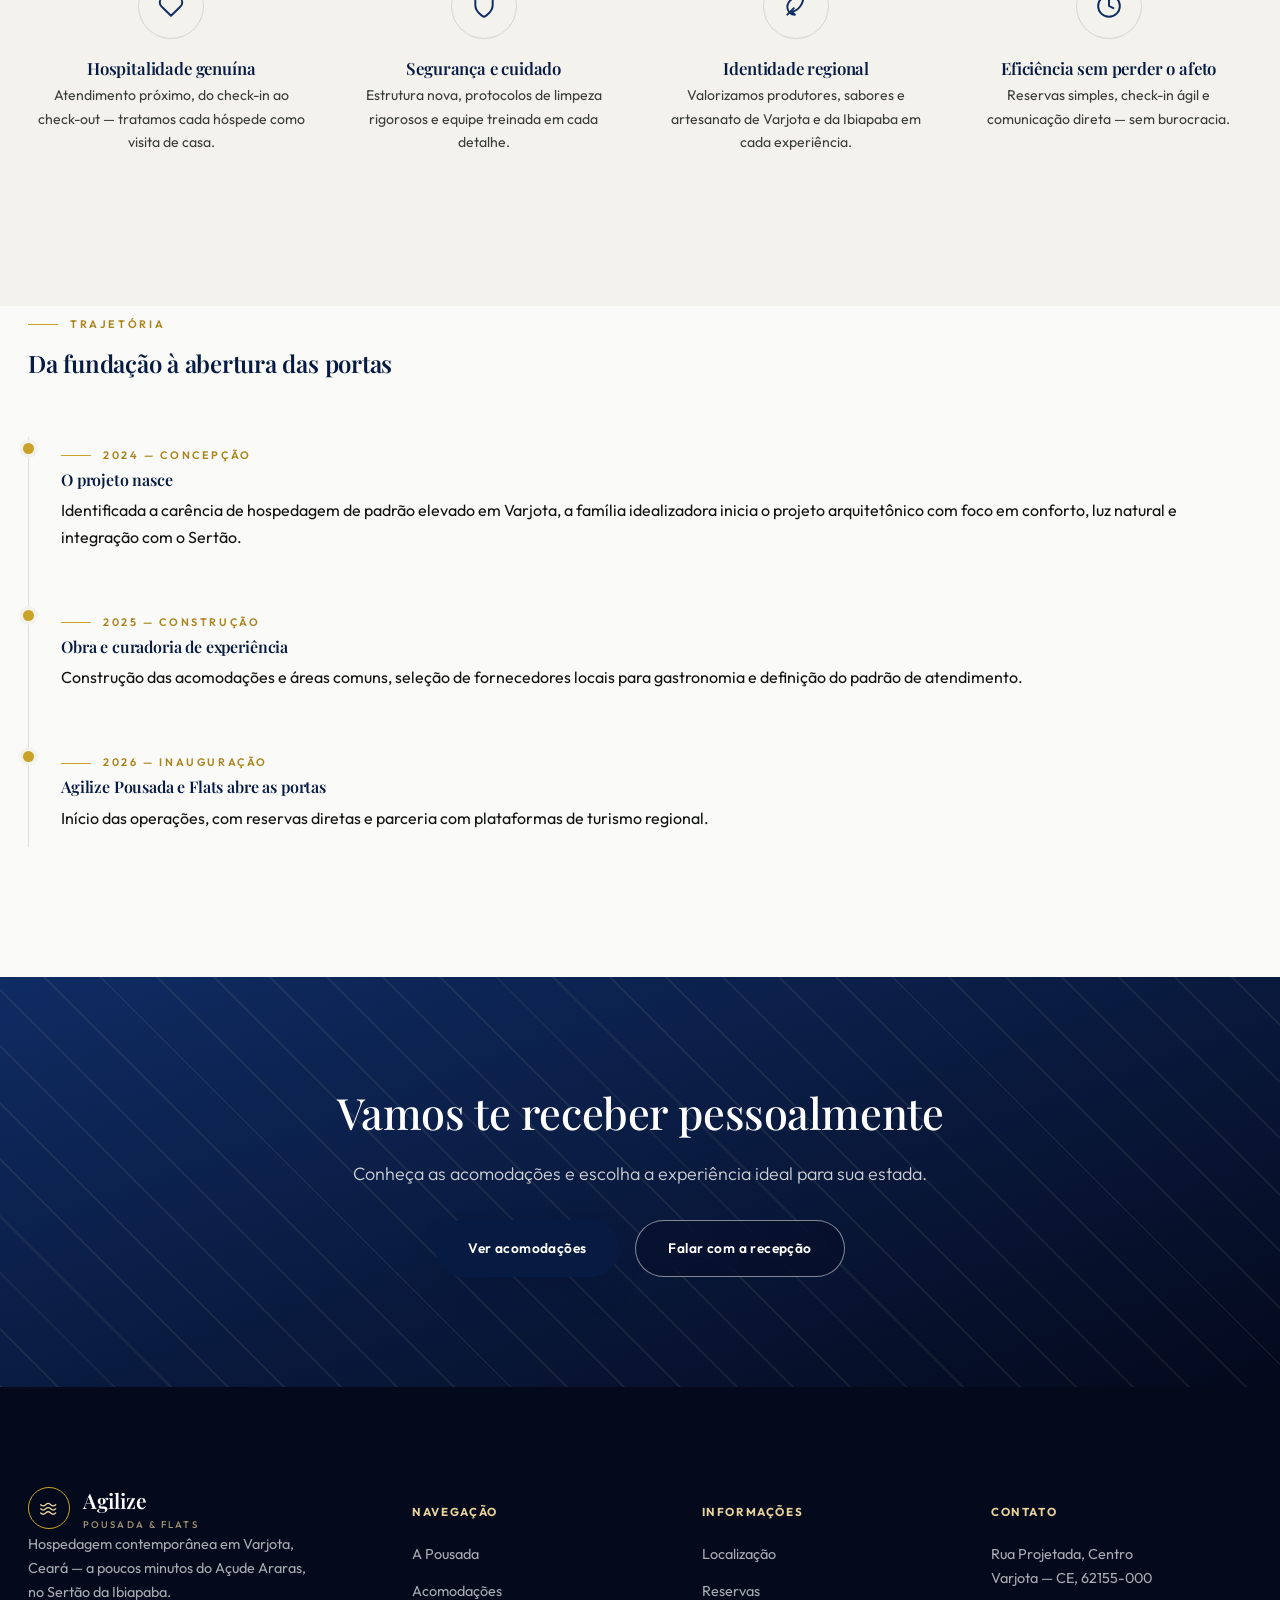
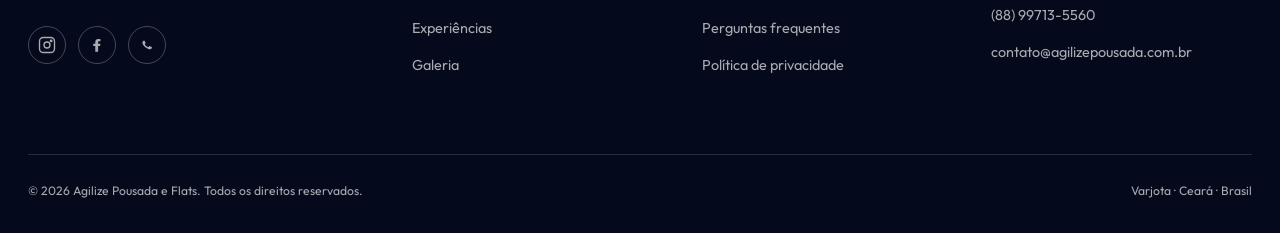
<file: a-pousada.html>
<!doctype html>
<html lang="pt-BR">
<head>
<script>document.documentElement.classList.add('js');</script>
<meta charset="UTF-8">
<meta name="viewport" content="width=device-width, initial-scale=1.0">
<title>A Pousada | Agilize Pousada e Flats — Varjota, Ceará</title>
<meta name="description" content="Conheça a história da Agilize Pousada e Flats, os valores e a arquitetura que unem o design contemporâneo à hospitalidade do Sertão da Ibiapaba, em Varjota-CE.">
<link rel="canonical" href="https://www.agilizepousada.com.br/a-pousada.html">
<meta name="theme-color" content="#04091C">
<link rel="icon" href="data:image/svg+xml,%3Csvg xmlns='http://www.w3.org/2000/svg' viewBox='0 0 64 64'%3E%3Crect width='64' height='64' rx='14' fill='%2304091C'/%3E%3Ctext x='32' y='42' font-family='Georgia,serif' font-size='30' fill='%23C9A227' text-anchor='middle'%3EA%3C/text%3E%3C/svg%3E">
<link rel="preconnect" href="https://fonts.googleapis.com">
<link rel="preconnect" href="https://fonts.gstatic.com" crossorigin>
<link href="https://fonts.googleapis.com/css2?family=Playfair+Display:ital,wght@0,400;0,500;0,600;0,700;1,500&family=Outfit:wght@300;400;500;600;700;800&display=swap" rel="stylesheet">
<link rel="stylesheet" href="assets/css/style.css">
</head>
<body>

<header class="site-header">
  <div class="container">
    <a href="index.html" class="brand"><span class="brand-mark"><svg width="20" height="20" viewBox="0 0 24 24" fill="none" stroke="currentColor" stroke-width="1.6" stroke-linecap="round"><path d="M2 8c2 2 4 2 6 0s4-2 6 0 4 2 6 0"/><path d="M2 13c2 2 4 2 6 0s4-2 6 0 4 2 6 0"/><path d="M2 18c2 2 4 2 6 0s4-2 6 0 4 2 6 0"/></svg></span><span>Agilize <small>Pousada &amp; Flats</small></span></a>
    <nav class="nav">
      <a href="index.html">Início</a>
      <a href="a-pousada.html" class="active">A Pousada</a>
      <a href="acomodacoes.html">Acomodações</a>
      <a href="experiencias.html">Experiências</a>
      <a href="localizacao.html">Localização</a>
      <a href="galeria.html">Galeria</a>
      <a href="contato.html">Contato</a>
    </nav>
    <div class="header-actions">
      <a class="btn btn-primary btn-sm" href="contato.html"><span>Reservar</span> →</a>
      <button class="nav-toggle" aria-label="Abrir menu" aria-expanded="false">
        <svg width="26" height="26" viewBox="0 0 24 24" fill="none" stroke="currentColor" stroke-width="2" stroke-linecap="round"><line x1="3" y1="6" x2="21" y2="6"/><line x1="3" y1="12" x2="21" y2="12"/><line x1="3" y1="18" x2="21" y2="18"/></svg>
      </button>
    </div>
  </div>
</header>

<section class="page-hero">
  <div class="container">
    <div class="breadcrumb"><a href="index.html">Início</a> / A Pousada</div>
    <h1>Uma nova hospitalidade para Varjota</h1>
    <p class="lede" style="color:rgba(255,253,249,.85)">Nascida em 2026, a Agilize Pousada e Flats une design contemporâneo, conforto e a generosidade do povo do Sertão da Ibiapaba.</p>
  </div>
</section>

<section class="welcome">
  <div class="container welcome-grid">
    <div data-reveal>
      <div class="eyebrow">Nossa história</div>
      <h2>Um endereço que faltava em Varjota</h2>
      <p class="lede">Varjota sempre teve motivos de sobra para receber visitantes: um comércio pujante, a fruticultura irrigada que movimenta a região e, a poucos minutos do centro, um dos maiores cartões-postais do interior cearense — o Açude Araras. O que faltava era um lugar para ficar à altura dessa experiência.</p>
      <p>A Agilize Pousada e Flats nasceu para preencher exatamente essa lacuna: um projeto pensado do zero, com acomodações que vão do quarto compacto para uma noite de estrada ao flat completo para quem passa uma temporada a trabalho. Cada detalhe — do enxoval ao café da manhã — foi escolhido para representar o melhor do Sertão com o padrão de conforto de uma hospedagem urbana.</p>
      <p>Somos uma casa nova, mas construída com a experiência de quem entende de hospitalidade cearense: atenção pessoal, flexibilidade e aquele cuidado de quem recebe visita em casa.</p>
    </div>
    <div class="welcome-media-wrap" data-reveal data-reveal-delay="1">
      <div class="welcome-media">
        <div class="photo ratio-portrait has-photo"><picture><source srcset="assets/img/real/lounge-sofa.webp" type="image/webp"><img src="assets/img/real/lounge-sofa.jpg" alt="Lounge da recepção da Agilize, com parede ripada e logo iluminado" loading="lazy" width="1080" height="1326"></picture><span class="photo-label"><svg width="18" height="18" viewBox="0 0 24 24" fill="none" stroke="currentColor" stroke-width="1.8"><path d="M23 19a2 2 0 0 1-2 2H3a2 2 0 0 1-2-2V8a2 2 0 0 1 2-2h4l2-3h6l2 3h4a2 2 0 0 1 2 2z"/><circle cx="12" cy="13" r="4"/></svg> Recepção e área comum</span></div>
        <div class="photo ratio-square has-photo"><picture><source srcset="assets/img/real/lounge-armchairs.webp" type="image/webp"><img src="assets/img/real/lounge-armchairs.jpg" alt="Espaço de convivência da Agilize Pousada e Flats" loading="lazy" width="1080" height="1576"></picture><span class="photo-label"><svg width="18" height="18" viewBox="0 0 24 24" fill="none" stroke="currentColor" stroke-width="1.8"><path d="M23 19a2 2 0 0 1-2 2H3a2 2 0 0 1-2-2V8a2 2 0 0 1 2-2h4l2-3h6l2 3h4a2 2 0 0 1 2 2z"/><circle cx="12" cy="13" r="4"/></svg> Espaço de convivência</span></div>
        <div class="photo ratio-square has-photo"><picture><source srcset="assets/img/real/facade-parking.webp" type="image/webp"><img src="assets/img/real/facade-parking.jpg" alt="Estacionamento privativo da Agilize Pousada e Flats" loading="lazy" width="684" height="450"></picture><span class="photo-label"><svg width="18" height="18" viewBox="0 0 24 24" fill="none" stroke="currentColor" stroke-width="1.8"><path d="M23 19a2 2 0 0 1-2 2H3a2 2 0 0 1-2-2V8a2 2 0 0 1 2-2h4l2-3h6l2 3h4a2 2 0 0 1 2 2z"/><circle cx="12" cy="13" r="4"/></svg> Estacionamento privativo</span></div>
      </div>
    </div>
  </div>
</section>

<section class="band on-marfim">
  <div class="container">
    <div class="section-head center" data-reveal>
      <div class="eyebrow" style="justify-content:center">Nossos valores</div>
      <h2>O que guia cada decisão da casa</h2>
    </div>
    <div class="grid-4">
      <div class="feature" data-reveal>
        <div class="feature-icon"><svg width="26" height="26" viewBox="0 0 24 24" fill="none" stroke="currentColor" stroke-width="1.8" stroke-linecap="round" stroke-linejoin="round"><path d="M20.8 4.6a5.5 5.5 0 0 0-7.8 0L12 5.6l-1-1a5.5 5.5 0 0 0-7.8 7.8l1 1L12 21l7.8-7.6 1-1a5.5 5.5 0 0 0 0-7.8z"/></svg></div>
        <h4>Hospitalidade genuína</h4>
        <p>Atendimento próximo, do check-in ao check-out — tratamos cada hóspede como visita de casa.</p>
      </div>
      <div class="feature" data-reveal data-reveal-delay="1">
        <div class="feature-icon"><svg width="26" height="26" viewBox="0 0 24 24" fill="none" stroke="currentColor" stroke-width="1.8" stroke-linecap="round" stroke-linejoin="round"><path d="M12 22s8-4 8-11V5l-8-3-8 3v6c0 7 8 11 8 11z"/></svg></div>
        <h4>Segurança e cuidado</h4>
        <p>Estrutura nova, protocolos de limpeza rigorosos e equipe treinada em cada detalhe.</p>
      </div>
      <div class="feature" data-reveal data-reveal-delay="2">
        <div class="feature-icon"><svg width="26" height="26" viewBox="0 0 24 24" fill="none" stroke="currentColor" stroke-width="1.8" stroke-linecap="round" stroke-linejoin="round"><path d="M11 20A7 7 0 0 1 4 13c0-6 7-11 15-11 0 8-5 15-11 15z"/><path d="M4 20l6-6"/></svg></div>
        <h4>Identidade regional</h4>
        <p>Valorizamos produtores, sabores e artesanato de Varjota e da Ibiapaba em cada experiência.</p>
      </div>
      <div class="feature" data-reveal data-reveal-delay="3">
        <div class="feature-icon"><svg width="26" height="26" viewBox="0 0 24 24" fill="none" stroke="currentColor" stroke-width="1.8" stroke-linecap="round" stroke-linejoin="round"><circle cx="12" cy="12" r="10"/><polyline points="12 6 12 12 16 14"/></svg></div>
        <h4>Eficiência sem perder o afeto</h4>
        <p>Reservas simples, check-in ágil e comunicação direta — sem burocracia.</p>
      </div>
    </div>
  </div>
</section>

<section class="band" style="padding-top:0">
  <div class="container">
    <div class="section-head" data-reveal>
      <div class="eyebrow">Trajetória</div>
      <h2>Da fundação à abertura das portas</h2>
    </div>
    <ul class="timeline" data-reveal data-reveal-delay="1">
      <li><span class="dot"></span><div class="eyebrow" style="margin-bottom:6px">2024 — Concepção</div><h4>O projeto nasce</h4><p>Identificada a carência de hospedagem de padrão elevado em Varjota, a família idealizadora inicia o projeto arquitetônico com foco em conforto, luz natural e integração com o Sertão.</p></li>
      <li><span class="dot"></span><div class="eyebrow" style="margin-bottom:6px">2025 — Construção</div><h4>Obra e curadoria de experiência</h4><p>Construção das acomodações e áreas comuns, seleção de fornecedores locais para gastronomia e definição do padrão de atendimento.</p></li>
      <li><span class="dot"></span><div class="eyebrow" style="margin-bottom:6px">2026 — Inauguração</div><h4>Agilize Pousada e Flats abre as portas</h4><p>Início das operações, com reservas diretas e parceria com plataformas de turismo regional.</p></li>
    </ul>
  </div>
</section>

<section class="cta-band">
  <div class="container" data-reveal>
    <h2>Vamos te receber pessoalmente</h2>
    <p class="lede center" style="color:rgba(255,253,249,.8)">Conheça as acomodações e escolha a experiência ideal para sua estada.</p>
    <div class="btn-row">
      <a href="acomodacoes.html" class="btn btn-primary">Ver acomodações</a>
      <a href="contato.html" class="btn btn-outline">Falar com a recepção</a>
    </div>
  </div>
</section>

<footer class="site-footer">
  <div class="container">
    <div class="footer-grid">
      <div class="footer-brand">
        <a href="index.html" class="brand" style="color:var(--branco)"><span class="brand-mark"><svg width="20" height="20" viewBox="0 0 24 24" fill="none" stroke="currentColor" stroke-width="1.6" stroke-linecap="round"><path d="M2 8c2 2 4 2 6 0s4-2 6 0 4 2 6 0"/><path d="M2 13c2 2 4 2 6 0s4-2 6 0 4 2 6 0"/><path d="M2 18c2 2 4 2 6 0s4-2 6 0 4 2 6 0"/></svg></span><span>Agilize <small>Pousada &amp; Flats</small></span></a>
        <p>Hospedagem contemporânea em Varjota, Ceará — a poucos minutos do Açude Araras, no Sertão da Ibiapaba.</p>
        <div class="social-row">
          <a href="https://www.instagram.com/agilizepousadaeflats/" target="_blank" rel="noopener" aria-label="Instagram"><svg width="18" height="18" viewBox="0 0 24 24" fill="none" stroke="currentColor" stroke-width="1.8"><rect x="2" y="2" width="20" height="20" rx="5"/><circle cx="12" cy="12" r="4"/><circle cx="17.5" cy="6.5" r="1"/></svg></a>
          <a href="#" aria-label="Facebook"><svg width="18" height="18" viewBox="0 0 24 24" fill="currentColor"><path d="M13.5 21v-7.7h2.6l.4-3h-3v-1.9c0-.9.2-1.5 1.5-1.5h1.6V4.2C15.9 4.1 14.9 4 13.7 4c-2.4 0-4 1.5-4 4.1v2.2H7v3h2.7V21h3.8z"/></svg></a>
          <a href="https://wa.me/5588997135560" aria-label="WhatsApp"><svg width="18" height="18" viewBox="0 0 24 24" fill="currentColor"><path d="M17.5 14.4c-.3-.1-1.7-.9-2-1-.3-.1-.5-.1-.7.1s-.8 1-.9 1.2c-.2.2-.3.2-.6.1s-1.3-.5-2.4-1.5c-.9-.8-1.5-1.8-1.7-2.1-.2-.3 0-.5.1-.6l.4-.5c.1-.2.2-.3.3-.5s0-.4 0-.5c0-.1-.7-1.7-1-2.3-.2-.6-.5-.5-.7-.5h-.6c-.2 0-.5.1-.8.4-.3.3-1 1-1 2.4s1.1 2.8 1.2 3c.1.2 2.2 3.4 5.4 4.7.8.3 1.4.5 1.8.7.8.2 1.5.2 2 .1.6-.1 1.7-.7 2-1.4.2-.7.2-1.3.2-1.4-.1-.2-.3-.2-.6-.4z"/></svg></a>
        </div>
      </div>
      <div>
        <h5>Navegação</h5>
        <ul><li><a href="a-pousada.html">A Pousada</a></li><li><a href="acomodacoes.html">Acomodações</a></li><li><a href="experiencias.html">Experiências</a></li><li><a href="galeria.html">Galeria</a></li></ul>
      </div>
      <div>
        <h5>Informações</h5>
        <ul><li><a href="localizacao.html">Localização</a></li><li><a href="contato.html">Reservas</a></li><li><a href="contato.html#faq">Perguntas frequentes</a></li><li><a href="#">Política de privacidade</a></li></ul>
      </div>
      <div>
        <h5>Contato</h5>
        <ul><li>Rua Projetada, Centro<br>Varjota — CE, 62155-000</li><li>(88) 99713-5560</li><li>contato@agilizepousada.com.br</li></ul>
      </div>
    </div>
    <div class="footer-bottom">
      <span>© <span data-year>2026</span> Agilize Pousada e Flats. Todos os direitos reservados.</span>
      <span>Varjota · Ceará · Brasil</span>
    </div>
  </div>
</footer>

<a href="https://wa.me/5588997135560" target="_blank" rel="noopener" class="float-whats" aria-label="Falar no WhatsApp">
  <svg width="28" height="28" viewBox="0 0 24 24" fill="currentColor"><path d="M17.5 14.4c-.3-.1-1.7-.9-2-1-.3-.1-.5-.1-.7.1s-.8 1-.9 1.2c-.2.2-.3.2-.6.1s-1.3-.5-2.4-1.5c-.9-.8-1.5-1.8-1.7-2.1-.2-.3 0-.5.1-.6l.4-.5c.1-.2.2-.3.3-.5s0-.4 0-.5c0-.1-.7-1.7-1-2.3-.2-.6-.5-.5-.7-.5h-.6c-.2 0-.5.1-.8.4-.3.3-1 1-1 2.4s1.1 2.8 1.2 3c.1.2 2.2 3.4 5.4 4.7.8.3 1.4.5 1.8.7.8.2 1.5.2 2 .1.6-.1 1.7-.7 2-1.4.2-.7.2-1.3.2-1.4-.1-.2-.3-.2-.6-.4z"/></svg>
</a>

<script src="assets/js/main.js"></script>
</body>
</html>
</file>
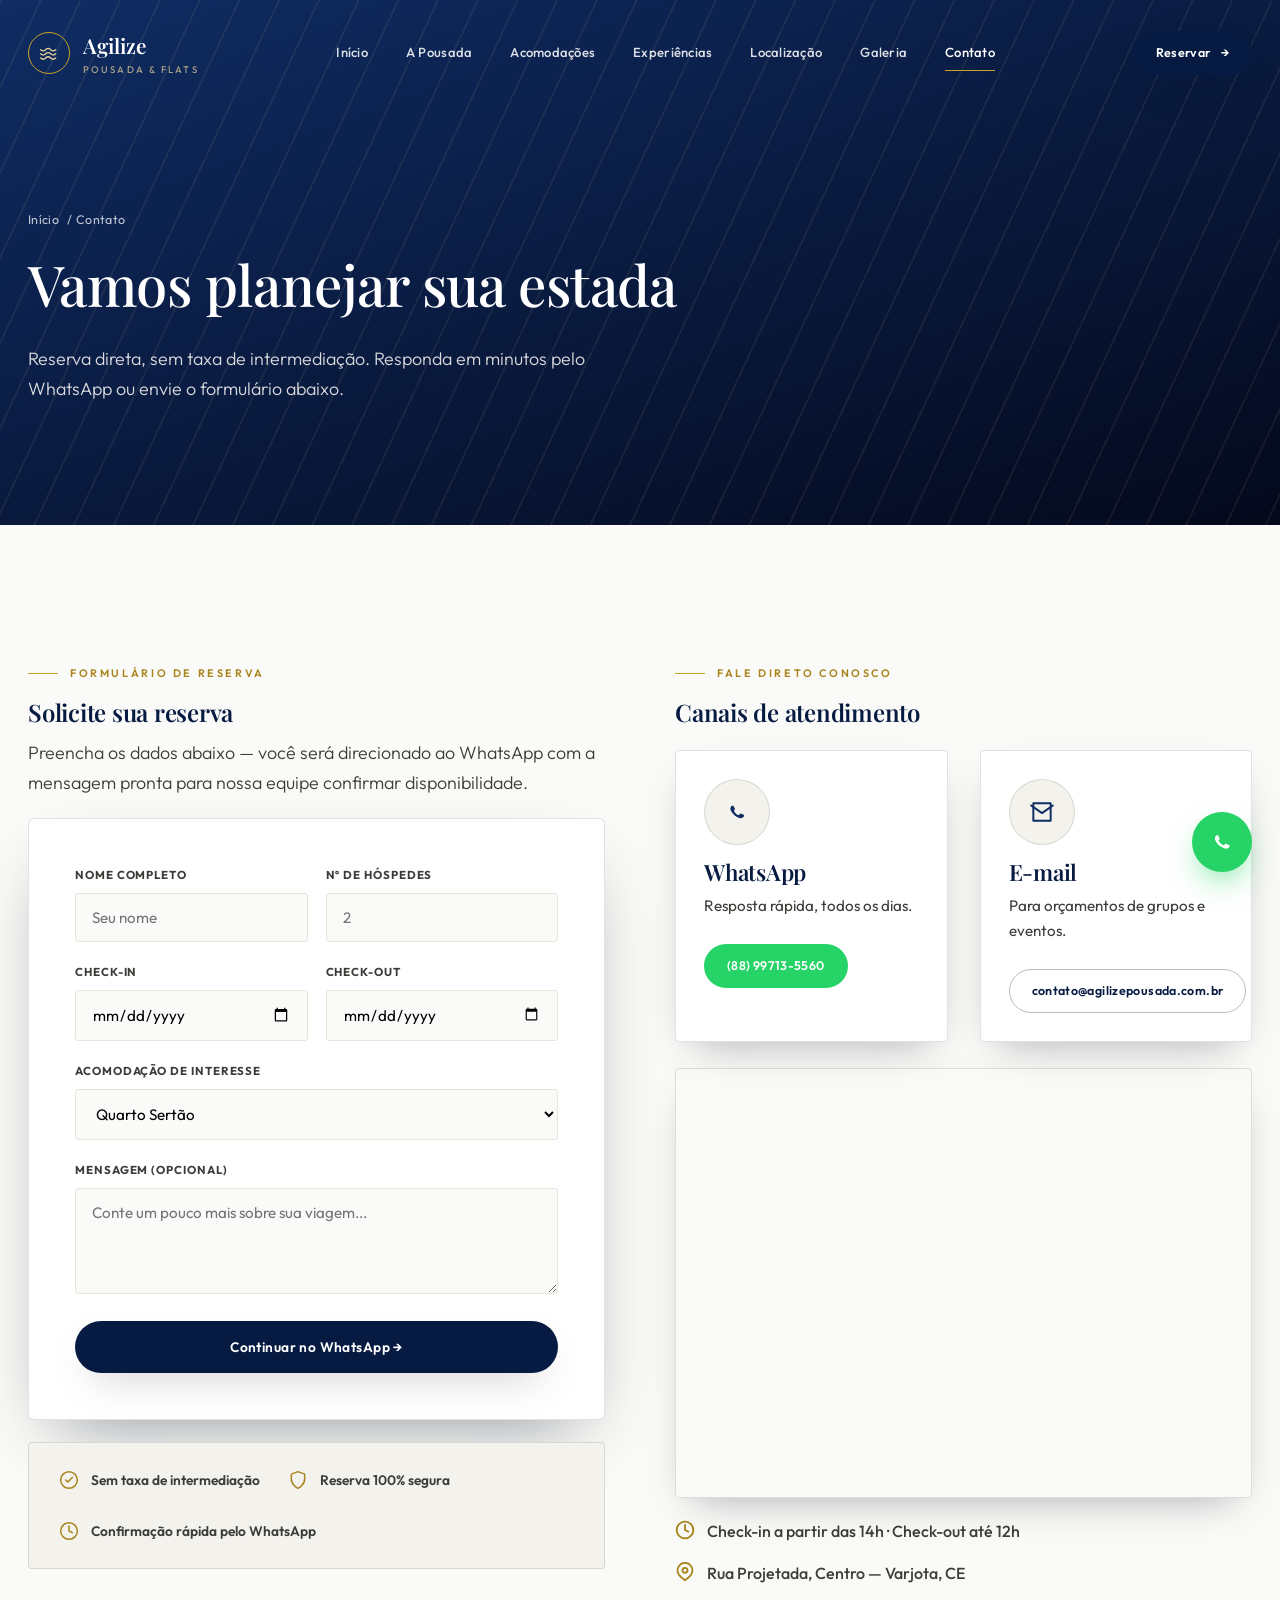
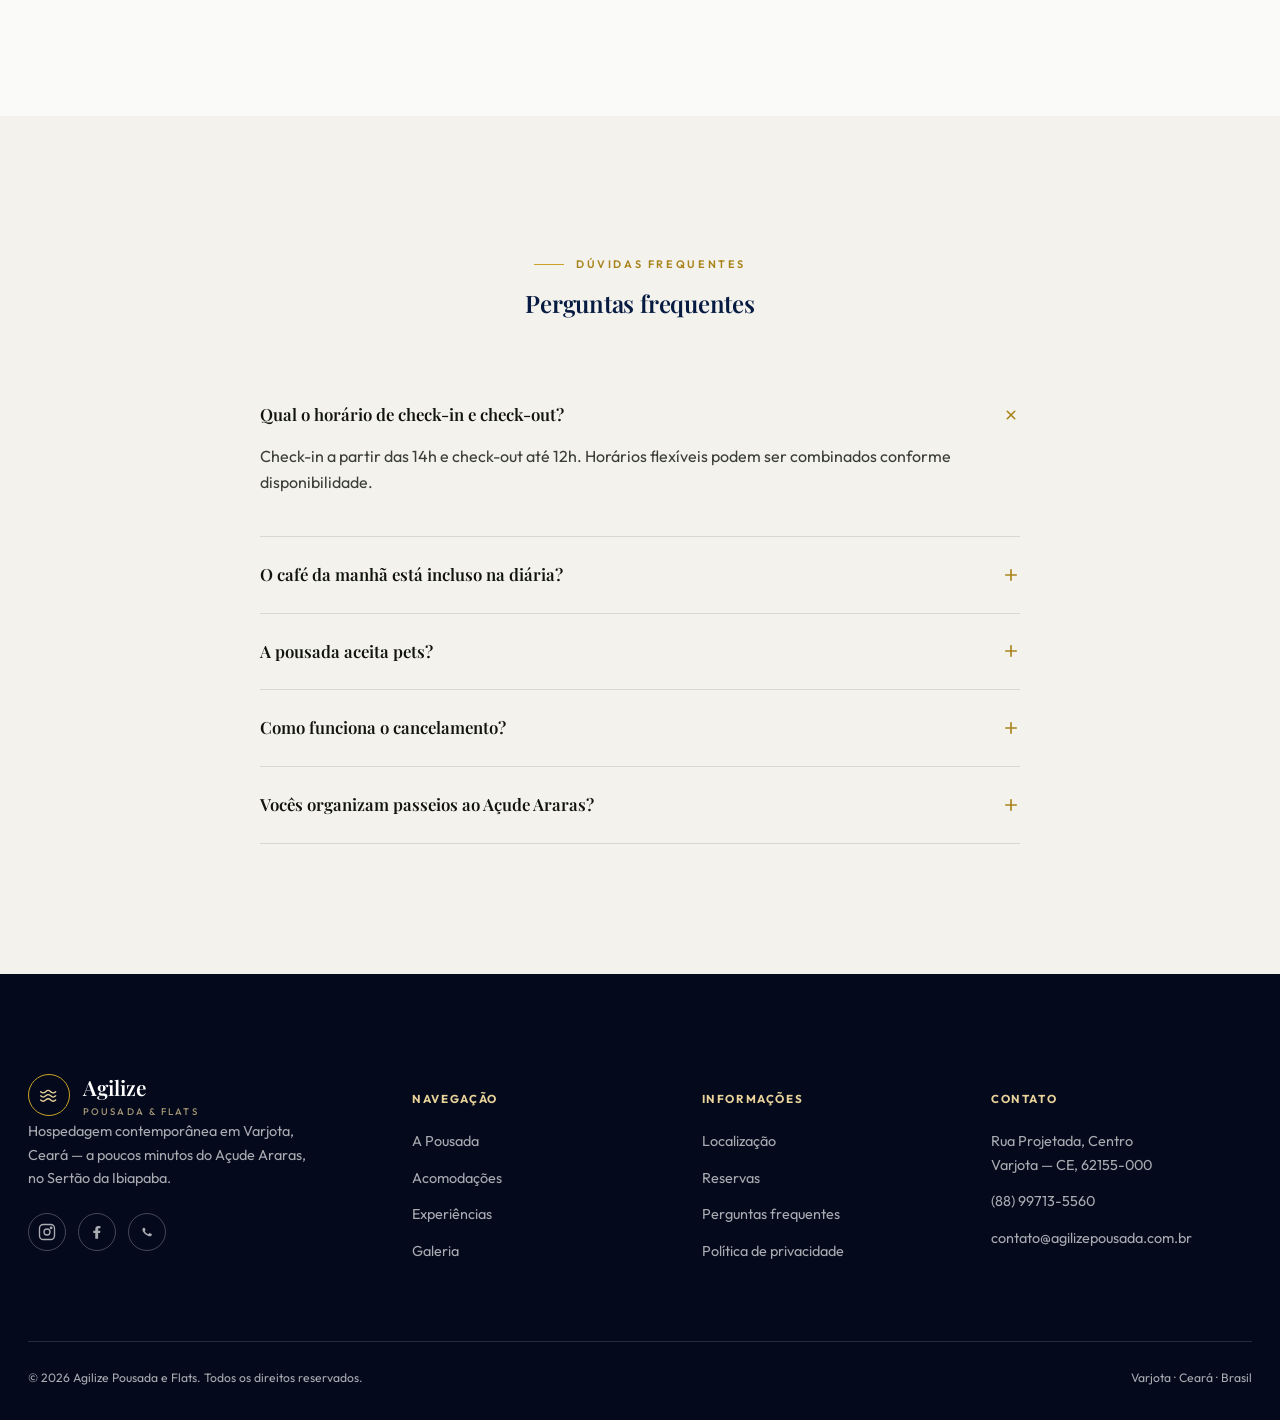
<file: contato.html>
<!doctype html>
<html lang="pt-BR">
<head>
<script>document.documentElement.classList.add('js');</script>
<meta charset="UTF-8">
<meta name="viewport" content="width=device-width, initial-scale=1.0">
<title>Contato e Reservas | Agilize Pousada e Flats — Varjota, Ceará</title>
<meta name="description" content="Reserve sua estada na Agilize Pousada e Flats em Varjota-CE. Fale pelo WhatsApp ou envie o formulário de reserva. Sem taxas de intermediação.">
<link rel="canonical" href="https://www.agilizepousada.com.br/contato.html">
<meta name="theme-color" content="#04091C">
<link rel="icon" href="data:image/svg+xml,%3Csvg xmlns='http://www.w3.org/2000/svg' viewBox='0 0 64 64'%3E%3Crect width='64' height='64' rx='14' fill='%2304091C'/%3E%3Ctext x='32' y='42' font-family='Georgia,serif' font-size='30' fill='%23C9A227' text-anchor='middle'%3EA%3C/text%3E%3C/svg%3E">
<link rel="preconnect" href="https://fonts.googleapis.com">
<link rel="preconnect" href="https://fonts.gstatic.com" crossorigin>
<link href="https://fonts.googleapis.com/css2?family=Playfair+Display:ital,wght@0,400;0,500;0,600;0,700;1,500&family=Outfit:wght@300;400;500;600;700;800&display=swap" rel="stylesheet">
<link rel="stylesheet" href="assets/css/style.css">
</head>
<body>

<header class="site-header">
  <div class="container">
    <a href="index.html" class="brand"><span class="brand-mark"><svg width="20" height="20" viewBox="0 0 24 24" fill="none" stroke="currentColor" stroke-width="1.6" stroke-linecap="round"><path d="M2 8c2 2 4 2 6 0s4-2 6 0 4 2 6 0"/><path d="M2 13c2 2 4 2 6 0s4-2 6 0 4 2 6 0"/><path d="M2 18c2 2 4 2 6 0s4-2 6 0 4 2 6 0"/></svg></span><span>Agilize <small>Pousada &amp; Flats</small></span></a>
    <nav class="nav">
      <a href="index.html">Início</a>
      <a href="a-pousada.html">A Pousada</a>
      <a href="acomodacoes.html">Acomodações</a>
      <a href="experiencias.html">Experiências</a>
      <a href="localizacao.html">Localização</a>
      <a href="galeria.html">Galeria</a>
      <a href="contato.html" class="active">Contato</a>
    </nav>
    <div class="header-actions">
      <a class="btn btn-primary btn-sm" href="#reserva"><span>Reservar</span> →</a>
      <button class="nav-toggle" aria-label="Abrir menu" aria-expanded="false">
        <svg width="26" height="26" viewBox="0 0 24 24" fill="none" stroke="currentColor" stroke-width="2" stroke-linecap="round"><line x1="3" y1="6" x2="21" y2="6"/><line x1="3" y1="12" x2="21" y2="12"/><line x1="3" y1="18" x2="21" y2="18"/></svg>
      </button>
    </div>
  </div>
</header>

<section class="page-hero">
  <div class="container">
    <div class="breadcrumb"><a href="index.html">Início</a> / Contato</div>
    <h1>Vamos planejar sua estada</h1>
    <p class="lede" style="color:rgba(255,253,249,.85)">Reserva direta, sem taxa de intermediação. Responda em minutos pelo WhatsApp ou envie o formulário abaixo.</p>
  </div>
</section>

<section class="band" id="reserva">
  <div class="container welcome-grid" style="align-items:flex-start">
    <div data-reveal>
      <div class="eyebrow">Formulário de reserva</div>
      <h2>Solicite sua reserva</h2>
      <p class="lede">Preencha os dados abaixo — você será direcionado ao WhatsApp com a mensagem pronta para nossa equipe confirmar disponibilidade.</p>
      <form class="form-card" id="reserva-form" style="margin-top:20px">
        <div class="form-row">
          <div class="field"><label for="nome">Nome completo</label><input id="nome" name="nome" type="text" required placeholder="Seu nome"></div>
          <div class="field"><label for="hospedes">Nº de hóspedes</label><input id="hospedes" name="hospedes" type="number" min="1" placeholder="2"></div>
        </div>
        <div class="form-row">
          <div class="field"><label for="checkin">Check-in</label><input id="checkin" name="checkin" type="date"></div>
          <div class="field"><label for="checkout">Check-out</label><input id="checkout" name="checkout" type="date"></div>
        </div>
        <div class="form-row full">
          <div class="field"><label for="acomodacao">Acomodação de interesse</label>
            <select id="acomodacao" name="acomodacao">
              <option>Quarto Sertão</option>
              <option>Suíte Araras</option>
              <option>Flat Executivo</option>
              <option>Flat Família</option>
              <option>Ainda não sei — quero indicação</option>
            </select>
          </div>
        </div>
        <div class="form-row full">
          <div class="field"><label for="mensagem">Mensagem (opcional)</label><textarea id="mensagem" name="mensagem" rows="4" placeholder="Conte um pouco mais sobre sua viagem..."></textarea></div>
        </div>
        <button type="submit" class="btn btn-primary" style="width:100%; justify-content:center">Continuar no WhatsApp →</button>
      </form>
      <div class="trust-row" style="margin-top:22px">
        <div class="trust-item"><svg width="20" height="20" viewBox="0 0 24 24" fill="none" stroke="currentColor" stroke-width="1.8" stroke-linecap="round" stroke-linejoin="round"><circle cx="12" cy="12" r="10"/><path d="M8 12l2.5 2.5L16 9"/></svg> Sem taxa de intermediação</div>
        <div class="trust-item"><svg width="20" height="20" viewBox="0 0 24 24" fill="none" stroke="currentColor" stroke-width="1.8" stroke-linecap="round" stroke-linejoin="round"><path d="M12 22s8-4 8-11V5l-8-3-8 3v6c0 7 8 11 8 11z"/></svg> Reserva 100% segura</div>
        <div class="trust-item"><svg width="20" height="20" viewBox="0 0 24 24" fill="none" stroke="currentColor" stroke-width="1.8" stroke-linecap="round" stroke-linejoin="round"><circle cx="12" cy="12" r="10"/><polyline points="12 6 12 12 16 14"/></svg> Confirmação rápida pelo WhatsApp</div>
      </div>
    </div>

    <div data-reveal data-reveal-delay="1">
      <div class="eyebrow">Fale direto conosco</div>
      <h2>Canais de atendimento</h2>
      <div class="grid-2" style="margin-top:24px">
        <div class="card"><div class="card-body">
          <div class="feature-icon" style="margin:0 0 14px"><svg width="26" height="26" viewBox="0 0 24 24" fill="currentColor"><path d="M17.5 14.4c-.3-.1-1.7-.9-2-1-.3-.1-.5-.1-.7.1s-.8 1-.9 1.2c-.2.2-.3.2-.6.1s-1.3-.5-2.4-1.5c-.9-.8-1.5-1.8-1.7-2.1-.2-.3 0-.5.1-.6l.4-.5c.1-.2.2-.3.3-.5s0-.4 0-.5c0-.1-.7-1.7-1-2.3-.2-.6-.5-.5-.7-.5h-.6c-.2 0-.5.1-.8.4-.3.3-1 1-1 2.4s1.1 2.8 1.2 3c.1.2 2.2 3.4 5.4 4.7.8.3 1.4.5 1.8.7.8.2 1.5.2 2 .1.6-.1 1.7-.7 2-1.4.2-.7.2-1.3.2-1.4-.1-.2-.3-.2-.6-.4z"/></svg></div>
          <h3>WhatsApp</h3><p>Resposta rápida, todos os dias.</p>
          <a href="https://wa.me/5588997135560" target="_blank" rel="noopener" class="btn btn-whats btn-sm" style="margin-top:10px">(88) 99713-5560</a>
        </div></div>
        <div class="card"><div class="card-body">
          <div class="feature-icon" style="margin:0 0 14px"><svg width="26" height="26" viewBox="0 0 24 24" fill="none" stroke="currentColor" stroke-width="1.8" stroke-linecap="round" stroke-linejoin="round"><path d="M4 4h16v16H4z"/><path d="M22 6l-10 7L2 6"/></svg></div>
          <h3>E-mail</h3><p>Para orçamentos de grupos e eventos.</p>
          <a href="mailto:contato@agilizepousada.com.br" class="btn btn-outline dark btn-sm" style="margin-top:10px">contato@agilizepousada.com.br</a>
        </div></div>
      </div>
      <div class="map-frame" style="margin-top:26px">
        <iframe src="https://www.google.com/maps?q=Varjota,+Cear%C3%A1&output=embed" width="100%" height="100%" style="border:0" allowfullscreen loading="lazy" referrerpolicy="no-referrer-when-downgrade" title="Mapa de Varjota, Ceará"></iframe>
      </div>
      <ul class="check-list" style="margin-top:20px">
        <li><svg width="20" height="20" viewBox="0 0 24 24" fill="none" stroke="currentColor" stroke-width="2.2" stroke-linecap="round" stroke-linejoin="round"><circle cx="12" cy="12" r="10"/><polyline points="12 6 12 12 16 14"/></svg> Check-in a partir das 14h · Check-out até 12h</li>
        <li><svg width="20" height="20" viewBox="0 0 24 24" fill="none" stroke="currentColor" stroke-width="2.2" stroke-linecap="round" stroke-linejoin="round"><path d="M21 10c0 6-9 12-9 12s-9-6-9-12a9 9 0 0 1 18 0z"/><circle cx="12" cy="10" r="3"/></svg> Rua Projetada, Centro — Varjota, CE</li>
      </ul>
    </div>
  </div>
</section>

<section class="band on-marfim" id="faq">
  <div class="container">
    <div class="section-head center" data-reveal>
      <div class="eyebrow" style="justify-content:center">Dúvidas frequentes</div>
      <h2>Perguntas frequentes</h2>
    </div>
    <div style="max-width:760px; margin:0 auto" data-reveal data-reveal-delay="1">
      <div class="faq-item is-open">
        <div class="faq-q">Qual o horário de check-in e check-out? <svg width="18" height="18" viewBox="0 0 24 24" fill="none" stroke="currentColor" stroke-width="2.2" stroke-linecap="round"><line x1="12" y1="5" x2="12" y2="19"/><line x1="5" y1="12" x2="19" y2="12"/></svg></div>
        <div class="faq-a"><p>Check-in a partir das 14h e check-out até 12h. Horários flexíveis podem ser combinados conforme disponibilidade.</p></div>
      </div>
      <div class="faq-item">
        <div class="faq-q">O café da manhã está incluso na diária? <svg width="18" height="18" viewBox="0 0 24 24" fill="none" stroke="currentColor" stroke-width="2.2" stroke-linecap="round"><line x1="12" y1="5" x2="12" y2="19"/><line x1="5" y1="12" x2="19" y2="12"/></svg></div>
        <div class="faq-a"><p>Sim, o café da manhã regional está incluso em todas as tarifas, servido diariamente na área comum.</p></div>
      </div>
      <div class="faq-item">
        <div class="faq-q">A pousada aceita pets? <svg width="18" height="18" viewBox="0 0 24 24" fill="none" stroke="currentColor" stroke-width="2.2" stroke-linecap="round"><line x1="12" y1="5" x2="12" y2="19"/><line x1="5" y1="12" x2="19" y2="12"/></svg></div>
        <div class="faq-a"><p>Sim, somos pet friendly. Recomendamos avisar previamente para prepararmos a acomodação.</p></div>
      </div>
      <div class="faq-item">
        <div class="faq-q">Como funciona o cancelamento? <svg width="18" height="18" viewBox="0 0 24 24" fill="none" stroke="currentColor" stroke-width="2.2" stroke-linecap="round"><line x1="12" y1="5" x2="12" y2="19"/><line x1="5" y1="12" x2="19" y2="12"/></svg></div>
        <div class="faq-a"><p>Cancelamentos com até 48h de antecedência não geram custo. Consulte condições específicas para grupos e alta temporada.</p></div>
      </div>
      <div class="faq-item">
        <div class="faq-q">Vocês organizam passeios ao Açude Araras? <svg width="18" height="18" viewBox="0 0 24 24" fill="none" stroke="currentColor" stroke-width="2.2" stroke-linecap="round"><line x1="12" y1="5" x2="12" y2="19"/><line x1="5" y1="12" x2="19" y2="12"/></svg></div>
        <div class="faq-a"><p>Sim, nossa equipe indica e ajuda a organizar roteiros até o Açude Araras, o mirante natural e demais pontos turísticos da região.</p></div>
      </div>
    </div>
  </div>
</section>

<footer class="site-footer">
  <div class="container">
    <div class="footer-grid">
      <div class="footer-brand">
        <a href="index.html" class="brand" style="color:var(--branco)"><span class="brand-mark"><svg width="20" height="20" viewBox="0 0 24 24" fill="none" stroke="currentColor" stroke-width="1.6" stroke-linecap="round"><path d="M2 8c2 2 4 2 6 0s4-2 6 0 4 2 6 0"/><path d="M2 13c2 2 4 2 6 0s4-2 6 0 4 2 6 0"/><path d="M2 18c2 2 4 2 6 0s4-2 6 0 4 2 6 0"/></svg></span><span>Agilize <small>Pousada &amp; Flats</small></span></a>
        <p>Hospedagem contemporânea em Varjota, Ceará — a poucos minutos do Açude Araras, no Sertão da Ibiapaba.</p>
        <div class="social-row">
          <a href="https://www.instagram.com/agilizepousadaeflats/" target="_blank" rel="noopener" aria-label="Instagram"><svg width="18" height="18" viewBox="0 0 24 24" fill="none" stroke="currentColor" stroke-width="1.8"><rect x="2" y="2" width="20" height="20" rx="5"/><circle cx="12" cy="12" r="4"/><circle cx="17.5" cy="6.5" r="1"/></svg></a>
          <a href="#" aria-label="Facebook"><svg width="18" height="18" viewBox="0 0 24 24" fill="currentColor"><path d="M13.5 21v-7.7h2.6l.4-3h-3v-1.9c0-.9.2-1.5 1.5-1.5h1.6V4.2C15.9 4.1 14.9 4 13.7 4c-2.4 0-4 1.5-4 4.1v2.2H7v3h2.7V21h3.8z"/></svg></a>
          <a href="https://wa.me/5588997135560" aria-label="WhatsApp"><svg width="18" height="18" viewBox="0 0 24 24" fill="currentColor"><path d="M17.5 14.4c-.3-.1-1.7-.9-2-1-.3-.1-.5-.1-.7.1s-.8 1-.9 1.2c-.2.2-.3.2-.6.1s-1.3-.5-2.4-1.5c-.9-.8-1.5-1.8-1.7-2.1-.2-.3 0-.5.1-.6l.4-.5c.1-.2.2-.3.3-.5s0-.4 0-.5c0-.1-.7-1.7-1-2.3-.2-.6-.5-.5-.7-.5h-.6c-.2 0-.5.1-.8.4-.3.3-1 1-1 2.4s1.1 2.8 1.2 3c.1.2 2.2 3.4 5.4 4.7.8.3 1.4.5 1.8.7.8.2 1.5.2 2 .1.6-.1 1.7-.7 2-1.4.2-.7.2-1.3.2-1.4-.1-.2-.3-.2-.6-.4z"/></svg></a>
        </div>
      </div>
      <div><h5>Navegação</h5><ul><li><a href="a-pousada.html">A Pousada</a></li><li><a href="acomodacoes.html">Acomodações</a></li><li><a href="experiencias.html">Experiências</a></li><li><a href="galeria.html">Galeria</a></li></ul></div>
      <div><h5>Informações</h5><ul><li><a href="localizacao.html">Localização</a></li><li><a href="contato.html">Reservas</a></li><li><a href="contato.html#faq">Perguntas frequentes</a></li><li><a href="#">Política de privacidade</a></li></ul></div>
      <div><h5>Contato</h5><ul><li>Rua Projetada, Centro<br>Varjota — CE, 62155-000</li><li>(88) 99713-5560</li><li>contato@agilizepousada.com.br</li></ul></div>
    </div>
    <div class="footer-bottom">
      <span>© <span data-year>2026</span> Agilize Pousada e Flats. Todos os direitos reservados.</span>
      <span>Varjota · Ceará · Brasil</span>
    </div>
  </div>
</footer>

<a href="https://wa.me/5588997135560" target="_blank" rel="noopener" class="float-whats" aria-label="Falar no WhatsApp">
  <svg width="28" height="28" viewBox="0 0 24 24" fill="currentColor"><path d="M17.5 14.4c-.3-.1-1.7-.9-2-1-.3-.1-.5-.1-.7.1s-.8 1-.9 1.2c-.2.2-.3.2-.6.1s-1.3-.5-2.4-1.5c-.9-.8-1.5-1.8-1.7-2.1-.2-.3 0-.5.1-.6l.4-.5c.1-.2.2-.3.3-.5s0-.4 0-.5c0-.1-.7-1.7-1-2.3-.2-.6-.5-.5-.7-.5h-.6c-.2 0-.5.1-.8.4-.3.3-1 1-1 2.4s1.1 2.8 1.2 3c.1.2 2.2 3.4 5.4 4.7.8.3 1.4.5 1.8.7.8.2 1.5.2 2 .1.6-.1 1.7-.7 2-1.4.2-.7.2-1.3.2-1.4-.1-.2-.3-.2-.6-.4z"/></svg>
</a>

<script src="assets/js/main.js"></script>
</body>
</html>
</file>
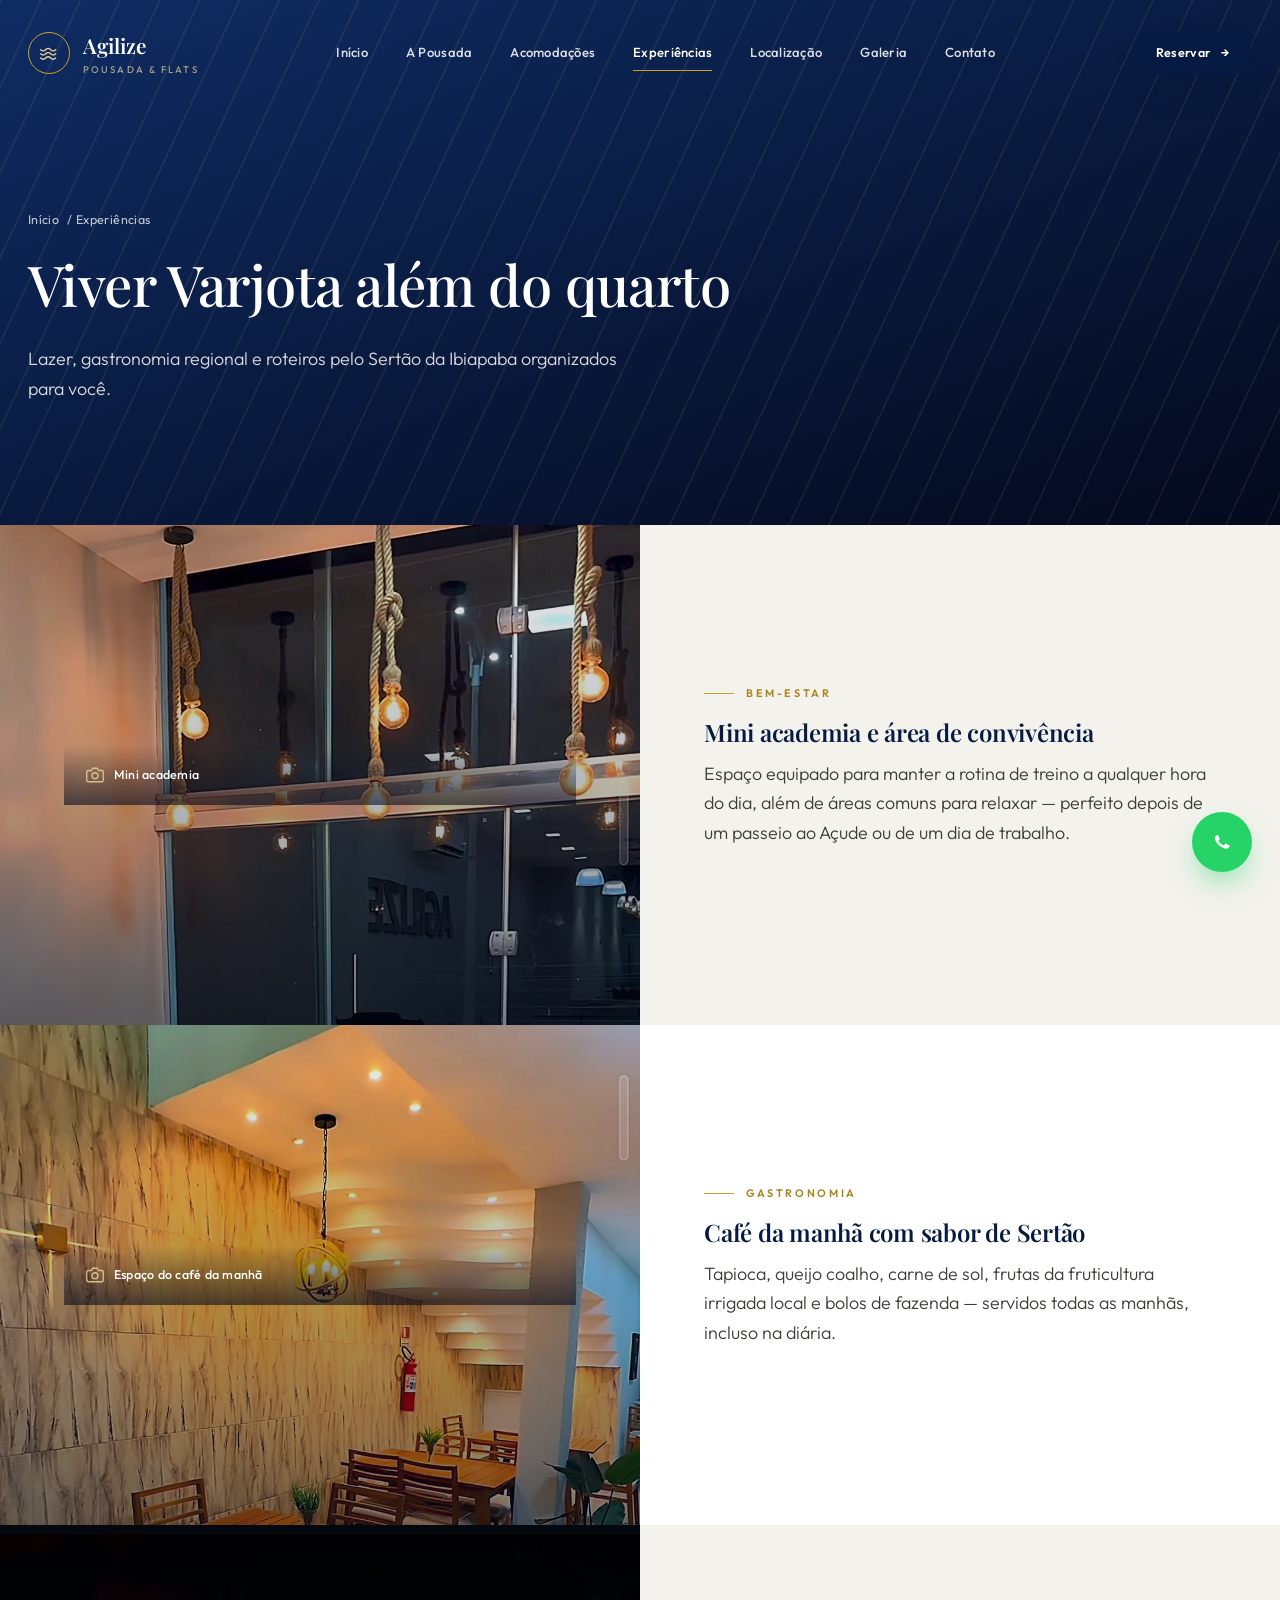
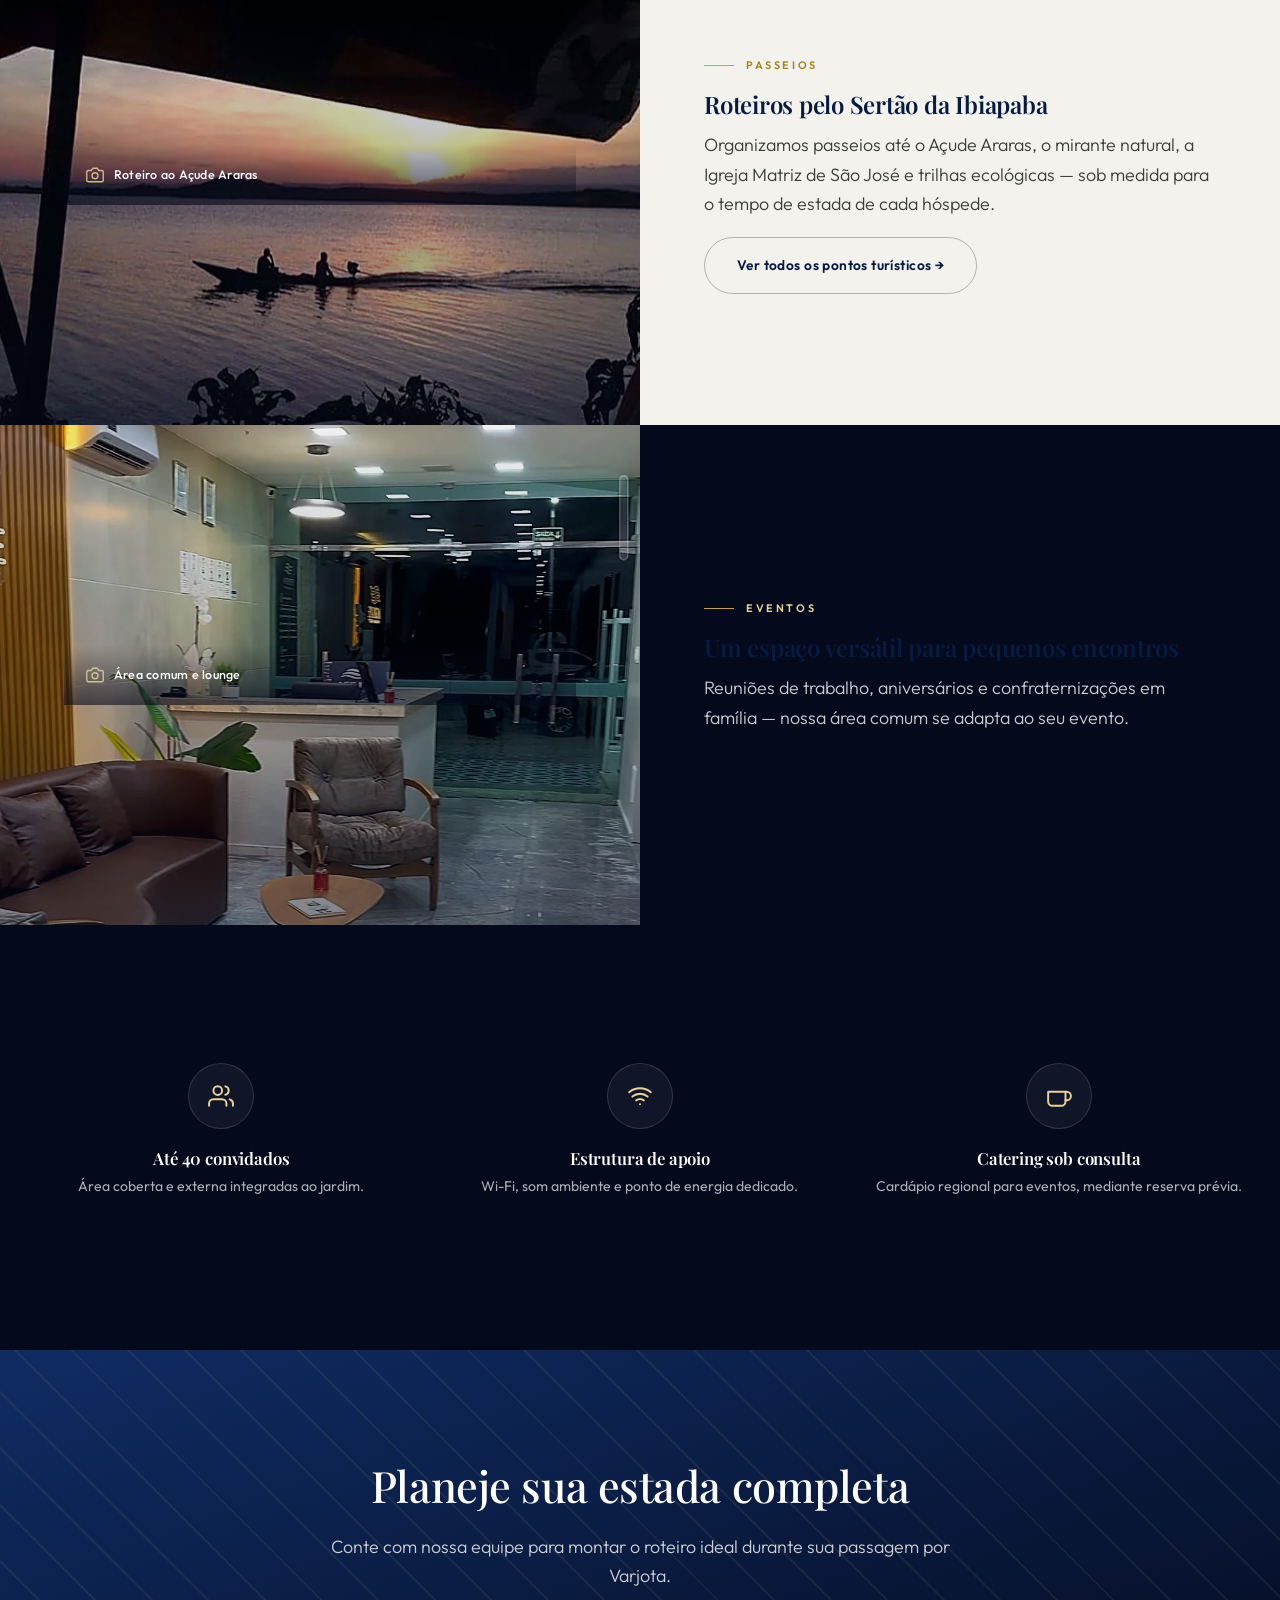
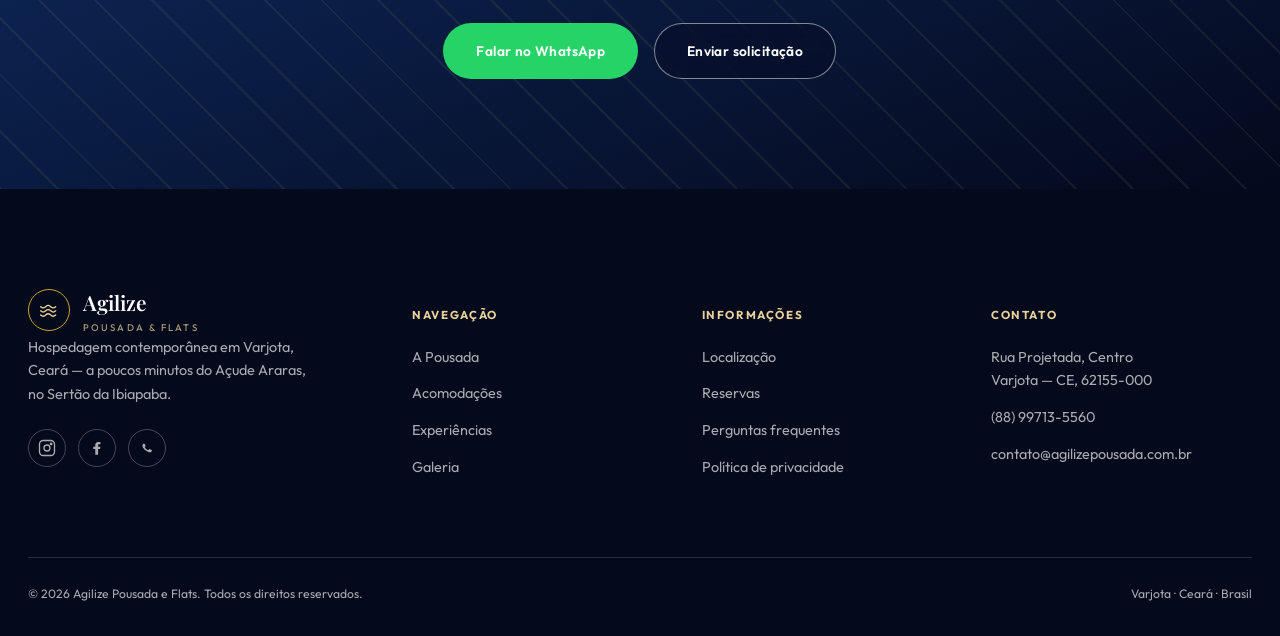
<file: experiencias.html>
<!doctype html>
<html lang="pt-BR">
<head>
<script>document.documentElement.classList.add('js');</script>
<meta charset="UTF-8">
<meta name="viewport" content="width=device-width, initial-scale=1.0">
<title>Experiências | Agilize Pousada e Flats — Varjota, Ceará</title>
<meta name="description" content="Mini academia, café da manhã regional, passeios ao Açude Araras e espaço para eventos. Descubra as experiências da Agilize Pousada e Flats em Varjota-CE.">
<link rel="canonical" href="https://www.agilizepousada.com.br/experiencias.html">
<meta name="theme-color" content="#04091C">
<link rel="icon" href="data:image/svg+xml,%3Csvg xmlns='http://www.w3.org/2000/svg' viewBox='0 0 64 64'%3E%3Crect width='64' height='64' rx='14' fill='%2304091C'/%3E%3Ctext x='32' y='42' font-family='Georgia,serif' font-size='30' fill='%23C9A227' text-anchor='middle'%3EA%3C/text%3E%3C/svg%3E">
<link rel="preconnect" href="https://fonts.googleapis.com">
<link rel="preconnect" href="https://fonts.gstatic.com" crossorigin>
<link href="https://fonts.googleapis.com/css2?family=Playfair+Display:ital,wght@0,400;0,500;0,600;0,700;1,500&family=Outfit:wght@300;400;500;600;700;800&display=swap" rel="stylesheet">
<link rel="stylesheet" href="assets/css/style.css">
</head>
<body>

<header class="site-header">
  <div class="container">
    <a href="index.html" class="brand"><span class="brand-mark"><svg width="20" height="20" viewBox="0 0 24 24" fill="none" stroke="currentColor" stroke-width="1.6" stroke-linecap="round"><path d="M2 8c2 2 4 2 6 0s4-2 6 0 4 2 6 0"/><path d="M2 13c2 2 4 2 6 0s4-2 6 0 4 2 6 0"/><path d="M2 18c2 2 4 2 6 0s4-2 6 0 4 2 6 0"/></svg></span><span>Agilize <small>Pousada &amp; Flats</small></span></a>
    <nav class="nav">
      <a href="index.html">Início</a>
      <a href="a-pousada.html">A Pousada</a>
      <a href="acomodacoes.html">Acomodações</a>
      <a href="experiencias.html" class="active">Experiências</a>
      <a href="localizacao.html">Localização</a>
      <a href="galeria.html">Galeria</a>
      <a href="contato.html">Contato</a>
    </nav>
    <div class="header-actions">
      <a class="btn btn-primary btn-sm" href="contato.html"><span>Reservar</span> →</a>
      <button class="nav-toggle" aria-label="Abrir menu" aria-expanded="false">
        <svg width="26" height="26" viewBox="0 0 24 24" fill="none" stroke="currentColor" stroke-width="2" stroke-linecap="round"><line x1="3" y1="6" x2="21" y2="6"/><line x1="3" y1="12" x2="21" y2="12"/><line x1="3" y1="18" x2="21" y2="18"/></svg>
      </button>
    </div>
  </div>
</header>

<section class="page-hero">
  <div class="container">
    <div class="breadcrumb"><a href="index.html">Início</a> / Experiências</div>
    <h1>Viver Varjota além do quarto</h1>
    <p class="lede" style="color:rgba(255,253,249,.85)">Lazer, gastronomia regional e roteiros pelo Sertão da Ibiapaba organizados para você.</p>
  </div>
</section>

<section class="split">
  <div class="photo has-photo ratio-cinema" data-reveal><picture><source srcset="assets/img/real/gym-window-light.webp" type="image/webp"><img src="assets/img/real/gym-window-light.jpg" alt="Mini academia da Agilize Pousada e Flats" loading="lazy" width="1080" height="886"></picture><span class="photo-label"><svg width="18" height="18" viewBox="0 0 24 24" fill="none" stroke="currentColor" stroke-width="1.8"><path d="M23 19a2 2 0 0 1-2 2H3a2 2 0 0 1-2-2V8a2 2 0 0 1 2-2h4l2-3h6l2 3h4a2 2 0 0 1 2 2z"/><circle cx="12" cy="13" r="4"/></svg> Mini academia</span></div>
  <div style="background:var(--marfim-100)" data-reveal data-reveal-delay="1">
    <div class="eyebrow">Bem-estar</div>
    <h2>Mini academia e área de convivência</h2>
    <p class="lede">Espaço equipado para manter a rotina de treino a qualquer hora do dia, além de áreas comuns para relaxar — perfeito depois de um passeio ao Açude ou de um dia de trabalho.</p>
  </div>
</section>

<section class="split">
  <div style="background:var(--branco); order:2" data-reveal>
    <div class="eyebrow">Gastronomia</div>
    <h2>Café da manhã com sabor de Sertão</h2>
    <p class="lede">Tapioca, queijo coalho, carne de sol, frutas da fruticultura irrigada local e bolos de fazenda — servidos todas as manhãs, incluso na diária.</p>
  </div>
  <div class="photo has-photo ratio-cinema" style="order:1" data-reveal data-reveal-delay="1"><picture><source srcset="assets/img/real/breakfast-room.webp" type="image/webp"><img src="assets/img/real/breakfast-room.jpg" alt="Espaço do café da manhã da Agilize Pousada e Flats" loading="lazy" width="1080" height="1576"></picture><span class="photo-label"><svg width="18" height="18" viewBox="0 0 24 24" fill="none" stroke="currentColor" stroke-width="1.8"><path d="M23 19a2 2 0 0 1-2 2H3a2 2 0 0 1-2-2V8a2 2 0 0 1 2-2h4l2-3h6l2 3h4a2 2 0 0 1 2 2z"/><circle cx="12" cy="13" r="4"/></svg> Espaço do café da manhã</span></div>
</section>

<section class="split">
  <div class="photo has-photo ratio-cinema" data-reveal><picture><source srcset="assets/img/real/acude-araras-sunset.webp" type="image/webp"><img src="assets/img/real/acude-araras-sunset.jpg" alt="Açude Araras ao pôr do sol, em Varjota" loading="lazy" width="1080" height="796"></picture><span class="photo-label"><svg width="18" height="18" viewBox="0 0 24 24" fill="none" stroke="currentColor" stroke-width="1.8"><path d="M23 19a2 2 0 0 1-2 2H3a2 2 0 0 1-2-2V8a2 2 0 0 1 2-2h4l2-3h6l2 3h4a2 2 0 0 1 2 2z"/><circle cx="12" cy="13" r="4"/></svg> Roteiro ao Açude Araras</span></div>
  <div style="background:var(--marfim-100)" data-reveal data-reveal-delay="1">
    <div class="eyebrow">Passeios</div>
    <h2>Roteiros pelo Sertão da Ibiapaba</h2>
    <p class="lede">Organizamos passeios até o Açude Araras, o mirante natural, a Igreja Matriz de São José e trilhas ecológicas — sob medida para o tempo de estada de cada hóspede.</p>
    <a href="localizacao.html" class="btn btn-outline dark" style="width:fit-content">Ver todos os pontos turísticos →</a>
  </div>
</section>

<section class="split on-dark">
  <div class="photo has-photo ratio-cinema" data-reveal><picture><source srcset="assets/img/real/reception-lounge.webp" type="image/webp"><img src="assets/img/real/reception-lounge.jpg" alt="Área comum e lounge da Agilize Pousada e Flats" loading="lazy" width="1080" height="1576"></picture><span class="photo-label"><svg width="18" height="18" viewBox="0 0 24 24" fill="none" stroke="currentColor" stroke-width="1.8"><path d="M23 19a2 2 0 0 1-2 2H3a2 2 0 0 1-2-2V8a2 2 0 0 1 2-2h4l2-3h6l2 3h4a2 2 0 0 1 2 2z"/><circle cx="12" cy="13" r="4"/></svg> Área comum e lounge</span></div>
  <div style="background:var(--marinho-950); color:var(--branco)" data-reveal data-reveal-delay="1">
    <div class="eyebrow on-dark">Eventos</div>
    <h2>Um espaço versátil para pequenos encontros</h2>
    <p class="lede" style="color:rgba(255,255,255,.8)">Reuniões de trabalho, aniversários e confraternizações em família — nossa área comum se adapta ao seu evento.</p>
  </div>
</section>

<section class="band on-dark">
  <div class="container">
    <div class="grid-3" data-reveal data-reveal-delay="1">
      <div class="feature">
        <div class="feature-icon"><svg width="26" height="26" viewBox="0 0 24 24" fill="none" stroke="currentColor" stroke-width="1.8" stroke-linecap="round" stroke-linejoin="round"><path d="M17 21v-2a4 4 0 0 0-4-4H5a4 4 0 0 0-4 4v2"/><circle cx="9" cy="7" r="4"/><path d="M23 21v-2a4 4 0 0 0-3-3.9"/><path d="M16 3.1a4 4 0 0 1 0 7.8"/></svg></div>
        <h4>Até 40 convidados</h4><p>Área coberta e externa integradas ao jardim.</p>
      </div>
      <div class="feature">
        <div class="feature-icon"><svg width="26" height="26" viewBox="0 0 24 24" fill="none" stroke="currentColor" stroke-width="1.8" stroke-linecap="round" stroke-linejoin="round"><path d="M5 12.5a11 11 0 0 1 14 0"/><path d="M8.5 16a6 6 0 0 1 7 0"/><line x1="12" y1="19.5" x2="12" y2="19.51"/><path d="M2 8.5a15.5 15.5 0 0 1 20 0"/></svg></div>
        <h4>Estrutura de apoio</h4><p>Wi-Fi, som ambiente e ponto de energia dedicado.</p>
      </div>
      <div class="feature">
        <div class="feature-icon"><svg width="26" height="26" viewBox="0 0 24 24" fill="none" stroke="currentColor" stroke-width="1.8" stroke-linecap="round" stroke-linejoin="round"><path d="M18 8h1a4 4 0 0 1 0 8h-1"/><path d="M2 8h16v9a4 4 0 0 1-4 4H6a4 4 0 0 1-4-4V8z"/></svg></div>
        <h4>Catering sob consulta</h4><p>Cardápio regional para eventos, mediante reserva prévia.</p>
      </div>
    </div>
  </div>
</section>

<section class="cta-band">
  <div class="container" data-reveal>
    <h2>Planeje sua estada completa</h2>
    <p class="lede center" style="color:rgba(255,253,249,.8)">Conte com nossa equipe para montar o roteiro ideal durante sua passagem por Varjota.</p>
    <div class="btn-row">
      <a href="https://wa.me/5588997135560" target="_blank" rel="noopener" class="btn btn-whats">Falar no WhatsApp</a>
      <a href="contato.html" class="btn btn-outline">Enviar solicitação</a>
    </div>
  </div>
</section>

<footer class="site-footer">
  <div class="container">
    <div class="footer-grid">
      <div class="footer-brand">
        <a href="index.html" class="brand" style="color:var(--branco)"><span class="brand-mark"><svg width="20" height="20" viewBox="0 0 24 24" fill="none" stroke="currentColor" stroke-width="1.6" stroke-linecap="round"><path d="M2 8c2 2 4 2 6 0s4-2 6 0 4 2 6 0"/><path d="M2 13c2 2 4 2 6 0s4-2 6 0 4 2 6 0"/><path d="M2 18c2 2 4 2 6 0s4-2 6 0 4 2 6 0"/></svg></span><span>Agilize <small>Pousada &amp; Flats</small></span></a>
        <p>Hospedagem contemporânea em Varjota, Ceará — a poucos minutos do Açude Araras, no Sertão da Ibiapaba.</p>
        <div class="social-row">
          <a href="https://www.instagram.com/agilizepousadaeflats/" target="_blank" rel="noopener" aria-label="Instagram"><svg width="18" height="18" viewBox="0 0 24 24" fill="none" stroke="currentColor" stroke-width="1.8"><rect x="2" y="2" width="20" height="20" rx="5"/><circle cx="12" cy="12" r="4"/><circle cx="17.5" cy="6.5" r="1"/></svg></a>
          <a href="#" aria-label="Facebook"><svg width="18" height="18" viewBox="0 0 24 24" fill="currentColor"><path d="M13.5 21v-7.7h2.6l.4-3h-3v-1.9c0-.9.2-1.5 1.5-1.5h1.6V4.2C15.9 4.1 14.9 4 13.7 4c-2.4 0-4 1.5-4 4.1v2.2H7v3h2.7V21h3.8z"/></svg></a>
          <a href="https://wa.me/5588997135560" aria-label="WhatsApp"><svg width="18" height="18" viewBox="0 0 24 24" fill="currentColor"><path d="M17.5 14.4c-.3-.1-1.7-.9-2-1-.3-.1-.5-.1-.7.1s-.8 1-.9 1.2c-.2.2-.3.2-.6.1s-1.3-.5-2.4-1.5c-.9-.8-1.5-1.8-1.7-2.1-.2-.3 0-.5.1-.6l.4-.5c.1-.2.2-.3.3-.5s0-.4 0-.5c0-.1-.7-1.7-1-2.3-.2-.6-.5-.5-.7-.5h-.6c-.2 0-.5.1-.8.4-.3.3-1 1-1 2.4s1.1 2.8 1.2 3c.1.2 2.2 3.4 5.4 4.7.8.3 1.4.5 1.8.7.8.2 1.5.2 2 .1.6-.1 1.7-.7 2-1.4.2-.7.2-1.3.2-1.4-.1-.2-.3-.2-.6-.4z"/></svg></a>
        </div>
      </div>
      <div><h5>Navegação</h5><ul><li><a href="a-pousada.html">A Pousada</a></li><li><a href="acomodacoes.html">Acomodações</a></li><li><a href="experiencias.html">Experiências</a></li><li><a href="galeria.html">Galeria</a></li></ul></div>
      <div><h5>Informações</h5><ul><li><a href="localizacao.html">Localização</a></li><li><a href="contato.html">Reservas</a></li><li><a href="contato.html#faq">Perguntas frequentes</a></li><li><a href="#">Política de privacidade</a></li></ul></div>
      <div><h5>Contato</h5><ul><li>Rua Projetada, Centro<br>Varjota — CE, 62155-000</li><li>(88) 99713-5560</li><li>contato@agilizepousada.com.br</li></ul></div>
    </div>
    <div class="footer-bottom">
      <span>© <span data-year>2026</span> Agilize Pousada e Flats. Todos os direitos reservados.</span>
      <span>Varjota · Ceará · Brasil</span>
    </div>
  </div>
</footer>

<a href="https://wa.me/5588997135560" target="_blank" rel="noopener" class="float-whats" aria-label="Falar no WhatsApp">
  <svg width="28" height="28" viewBox="0 0 24 24" fill="currentColor"><path d="M17.5 14.4c-.3-.1-1.7-.9-2-1-.3-.1-.5-.1-.7.1s-.8 1-.9 1.2c-.2.2-.3.2-.6.1s-1.3-.5-2.4-1.5c-.9-.8-1.5-1.8-1.7-2.1-.2-.3 0-.5.1-.6l.4-.5c.1-.2.2-.3.3-.5s0-.4 0-.5c0-.1-.7-1.7-1-2.3-.2-.6-.5-.5-.7-.5h-.6c-.2 0-.5.1-.8.4-.3.3-1 1-1 2.4s1.1 2.8 1.2 3c.1.2 2.2 3.4 5.4 4.7.8.3 1.4.5 1.8.7.8.2 1.5.2 2 .1.6-.1 1.7-.7 2-1.4.2-.7.2-1.3.2-1.4-.1-.2-.3-.2-.6-.4z"/></svg>
</a>

<script src="assets/js/main.js"></script>
</body>
</html>
</file>
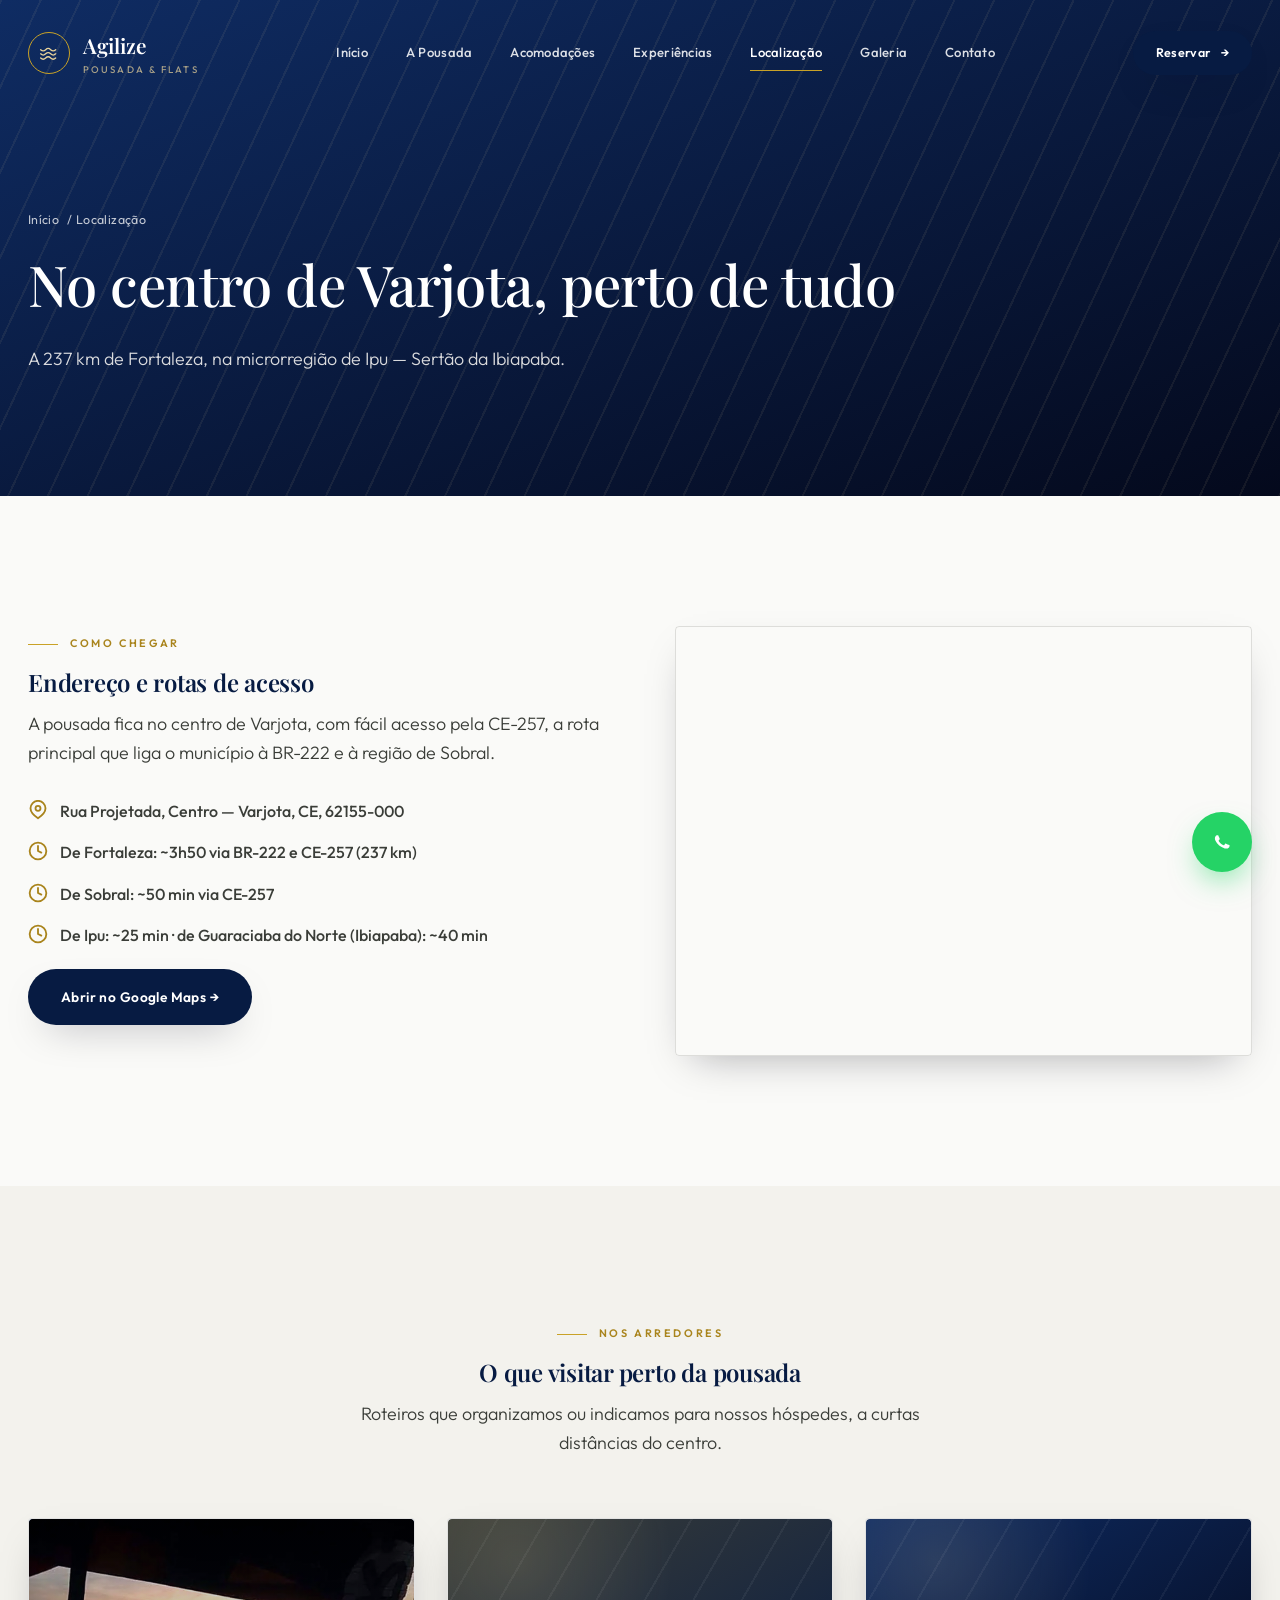
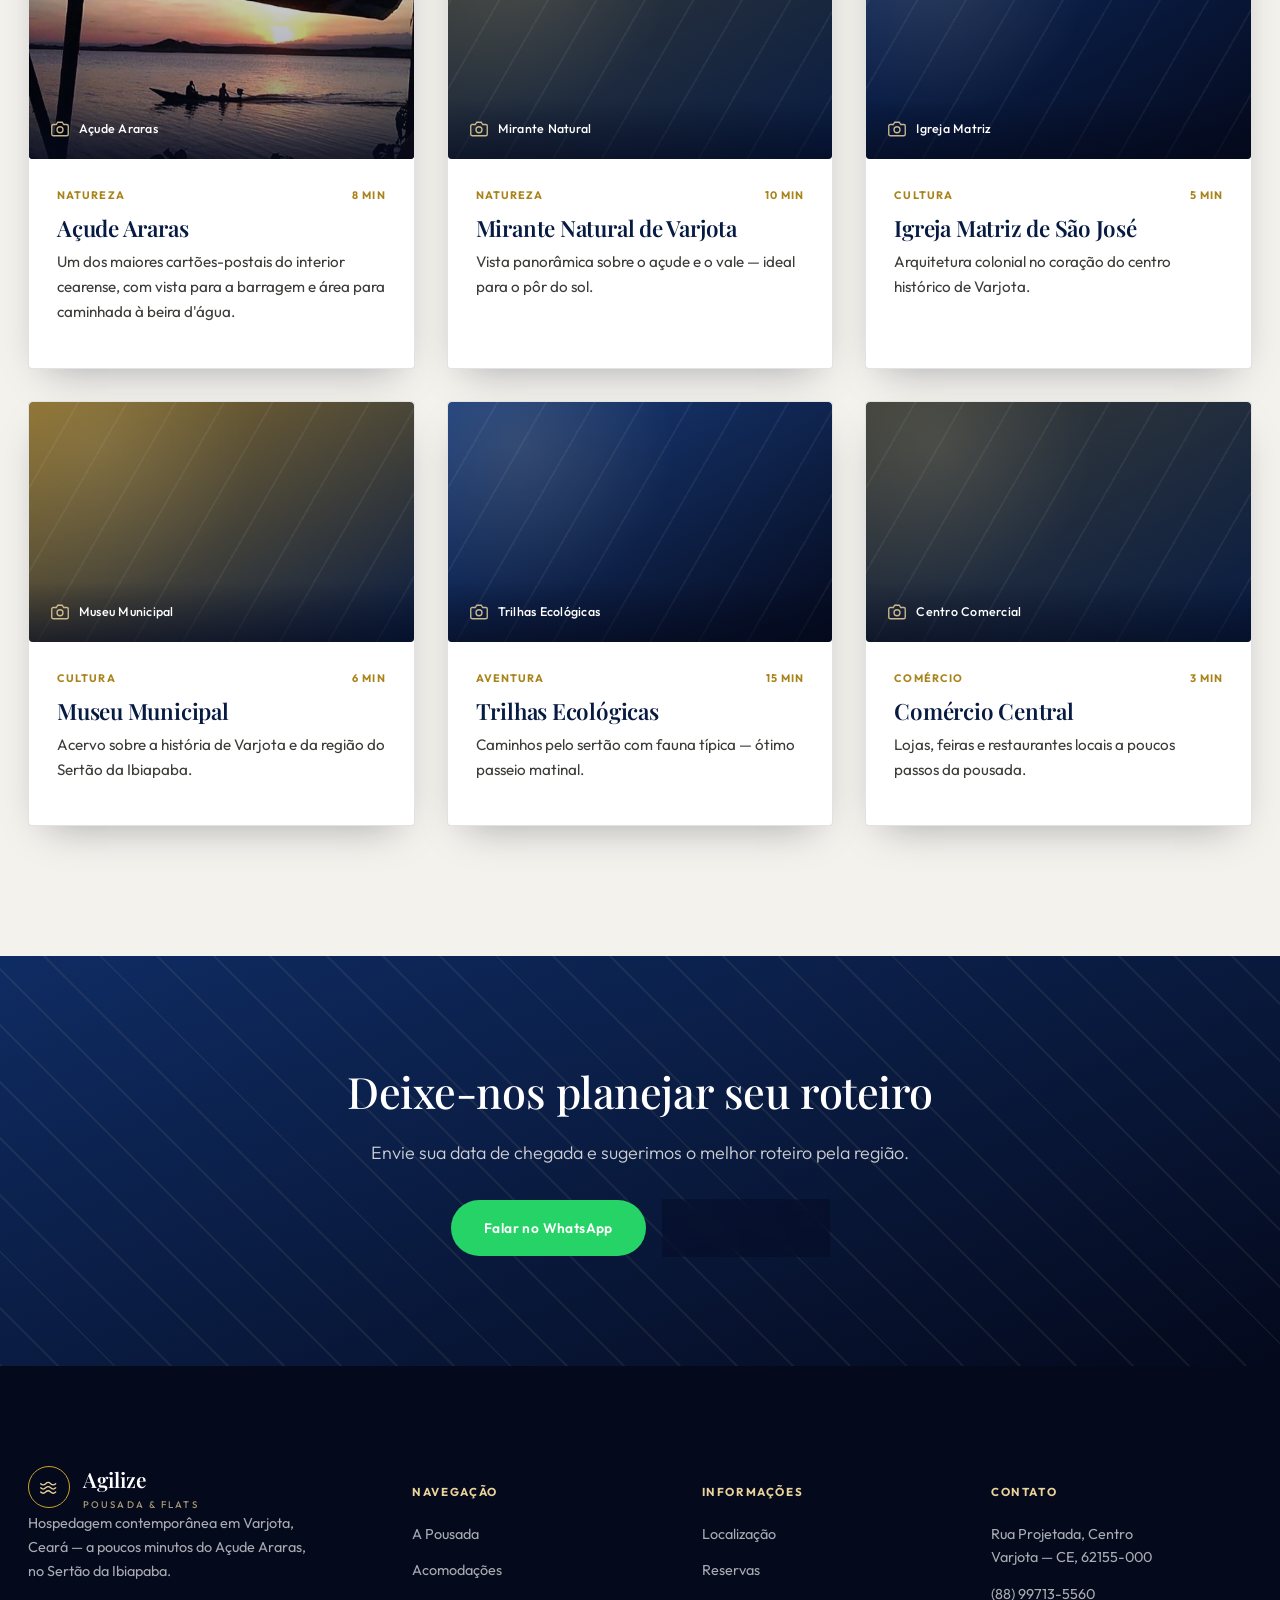
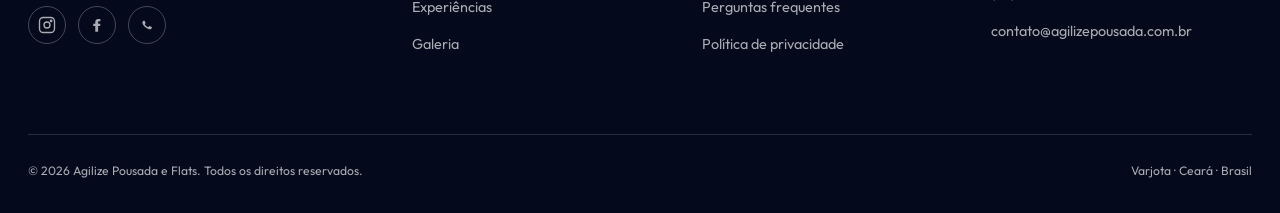
<file: localizacao.html>
<!doctype html>
<html lang="pt-BR">
<head>
<script>document.documentElement.classList.add('js');</script>
<meta charset="UTF-8">
<meta name="viewport" content="width=device-width, initial-scale=1.0">
<title>Localização | Agilize Pousada e Flats — Varjota, Ceará</title>
<meta name="description" content="Como chegar à Agilize Pousada e Flats em Varjota-CE. A 8 minutos do Açude Araras, próxima à Igreja Matriz de São José e ao comércio central da cidade.">
<link rel="canonical" href="https://www.agilizepousada.com.br/localizacao.html">
<meta name="theme-color" content="#04091C">
<link rel="icon" href="data:image/svg+xml,%3Csvg xmlns='http://www.w3.org/2000/svg' viewBox='0 0 64 64'%3E%3Crect width='64' height='64' rx='14' fill='%2304091C'/%3E%3Ctext x='32' y='42' font-family='Georgia,serif' font-size='30' fill='%23C9A227' text-anchor='middle'%3EA%3C/text%3E%3C/svg%3E">
<link rel="preconnect" href="https://fonts.googleapis.com">
<link rel="preconnect" href="https://fonts.gstatic.com" crossorigin>
<link href="https://fonts.googleapis.com/css2?family=Playfair+Display:ital,wght@0,400;0,500;0,600;0,700;1,500&family=Outfit:wght@300;400;500;600;700;800&display=swap" rel="stylesheet">
<link rel="stylesheet" href="assets/css/style.css">
</head>
<body>

<header class="site-header">
  <div class="container">
    <a href="index.html" class="brand"><span class="brand-mark"><svg width="20" height="20" viewBox="0 0 24 24" fill="none" stroke="currentColor" stroke-width="1.6" stroke-linecap="round"><path d="M2 8c2 2 4 2 6 0s4-2 6 0 4 2 6 0"/><path d="M2 13c2 2 4 2 6 0s4-2 6 0 4 2 6 0"/><path d="M2 18c2 2 4 2 6 0s4-2 6 0 4 2 6 0"/></svg></span><span>Agilize <small>Pousada &amp; Flats</small></span></a>
    <nav class="nav">
      <a href="index.html">Início</a>
      <a href="a-pousada.html">A Pousada</a>
      <a href="acomodacoes.html">Acomodações</a>
      <a href="experiencias.html">Experiências</a>
      <a href="localizacao.html" class="active">Localização</a>
      <a href="galeria.html">Galeria</a>
      <a href="contato.html">Contato</a>
    </nav>
    <div class="header-actions">
      <a class="btn btn-primary btn-sm" href="contato.html"><span>Reservar</span> →</a>
      <button class="nav-toggle" aria-label="Abrir menu" aria-expanded="false">
        <svg width="26" height="26" viewBox="0 0 24 24" fill="none" stroke="currentColor" stroke-width="2" stroke-linecap="round"><line x1="3" y1="6" x2="21" y2="6"/><line x1="3" y1="12" x2="21" y2="12"/><line x1="3" y1="18" x2="21" y2="18"/></svg>
      </button>
    </div>
  </div>
</header>

<section class="page-hero">
  <div class="container">
    <div class="breadcrumb"><a href="index.html">Início</a> / Localização</div>
    <h1>No centro de Varjota, perto de tudo</h1>
    <p class="lede" style="color:rgba(255,253,249,.85)">A 237 km de Fortaleza, na microrregião de Ipu — Sertão da Ibiapaba.</p>
  </div>
</section>

<section class="band">
  <div class="container">
    <div class="welcome-grid" style="align-items:flex-start">
      <div data-reveal>
        <div class="eyebrow">Como chegar</div>
        <h2>Endereço e rotas de acesso</h2>
        <p class="lede">A pousada fica no centro de Varjota, com fácil acesso pela CE-257, a rota principal que liga o município à BR-222 e à região de Sobral.</p>
        <ul class="check-list">
          <li><svg width="20" height="20" viewBox="0 0 24 24" fill="none" stroke="currentColor" stroke-width="2.2" stroke-linecap="round" stroke-linejoin="round"><path d="M21 10c0 6-9 12-9 12s-9-6-9-12a9 9 0 0 1 18 0z"/><circle cx="12" cy="10" r="3"/></svg> Rua Projetada, Centro — Varjota, CE, 62155-000</li>
          <li><svg width="20" height="20" viewBox="0 0 24 24" fill="none" stroke="currentColor" stroke-width="2.2" stroke-linecap="round" stroke-linejoin="round"><circle cx="12" cy="12" r="10"/><polyline points="12 6 12 12 16 14"/></svg> De Fortaleza: ~3h50 via BR-222 e CE-257 (237 km)</li>
          <li><svg width="20" height="20" viewBox="0 0 24 24" fill="none" stroke="currentColor" stroke-width="2.2" stroke-linecap="round" stroke-linejoin="round"><circle cx="12" cy="12" r="10"/><polyline points="12 6 12 12 16 14"/></svg> De Sobral: ~50 min via CE-257</li>
          <li><svg width="20" height="20" viewBox="0 0 24 24" fill="none" stroke="currentColor" stroke-width="2.2" stroke-linecap="round" stroke-linejoin="round"><circle cx="12" cy="12" r="10"/><polyline points="12 6 12 12 16 14"/></svg> De Ipu: ~25 min · de Guaraciaba do Norte (Ibiapaba): ~40 min</li>
        </ul>
        <a href="https://www.google.com/maps/search/?api=1&query=Varjota,+Cear%C3%A1" target="_blank" rel="noopener" class="btn btn-primary" style="margin-top:20px">Abrir no Google Maps →</a>
      </div>
      <div class="map-frame" data-reveal data-reveal-delay="1">
        <iframe src="https://www.google.com/maps?q=Varjota,+Cear%C3%A1&output=embed" width="100%" height="100%" style="border:0" allowfullscreen loading="lazy" referrerpolicy="no-referrer-when-downgrade" title="Mapa de Varjota, Ceará"></iframe>
      </div>
    </div>
  </div>
</section>

<section class="band on-marfim">
  <div class="container">
    <div class="section-head center" data-reveal>
      <div class="eyebrow" style="justify-content:center">Nos arredores</div>
      <h2>O que visitar perto da pousada</h2>
      <p class="lede center">Roteiros que organizamos ou indicamos para nossos hóspedes, a curtas distâncias do centro.</p>
    </div>
    <div class="grid-3" data-reveal data-reveal-delay="1">
      <div class="card">
        <div class="photo ratio-wide has-photo"><picture><source srcset="assets/img/real/acude-araras-sunset.webp" type="image/webp"><img src="assets/img/real/acude-araras-sunset.jpg" alt="Açude Araras ao pôr do sol, em Varjota" loading="lazy" width="1080" height="796"></picture><span class="photo-label"><svg width="18" height="18" viewBox="0 0 24 24" fill="none" stroke="currentColor" stroke-width="1.8"><path d="M23 19a2 2 0 0 1-2 2H3a2 2 0 0 1-2-2V8a2 2 0 0 1 2-2h4l2-3h6l2 3h4a2 2 0 0 1 2 2z"/><circle cx="12" cy="13" r="4"/></svg> Açude Araras</span></div>
        <div class="card-body">
          <div class="card-meta"><span>Natureza</span><span>8 min</span></div>
          <h3>Açude Araras</h3>
          <p>Um dos maiores cartões-postais do interior cearense, com vista para a barragem e área para caminhada à beira d'água.</p>
        </div>
      </div>
      <div class="card">
        <div class="photo ratio-wide tone-marfim"><span class="photo-label"><svg width="18" height="18" viewBox="0 0 24 24" fill="none" stroke="currentColor" stroke-width="1.8"><path d="M23 19a2 2 0 0 1-2 2H3a2 2 0 0 1-2-2V8a2 2 0 0 1 2-2h4l2-3h6l2 3h4a2 2 0 0 1 2 2z"/><circle cx="12" cy="13" r="4"/></svg> Mirante Natural</span></div>
        <div class="card-body">
          <div class="card-meta"><span>Natureza</span><span>10 min</span></div>
          <h3>Mirante Natural de Varjota</h3>
          <p>Vista panorâmica sobre o açude e o vale — ideal para o pôr do sol.</p>
        </div>
      </div>
      <div class="card">
        <div class="photo ratio-wide tone-marinho"><span class="photo-label"><svg width="18" height="18" viewBox="0 0 24 24" fill="none" stroke="currentColor" stroke-width="1.8"><path d="M23 19a2 2 0 0 1-2 2H3a2 2 0 0 1-2-2V8a2 2 0 0 1 2-2h4l2-3h6l2 3h4a2 2 0 0 1 2 2z"/><circle cx="12" cy="13" r="4"/></svg> Igreja Matriz</span></div>
        <div class="card-body">
          <div class="card-meta"><span>Cultura</span><span>5 min</span></div>
          <h3>Igreja Matriz de São José</h3>
          <p>Arquitetura colonial no coração do centro histórico de Varjota.</p>
        </div>
      </div>
      <div class="card">
        <div class="photo ratio-wide tone-dourado"><span class="photo-label"><svg width="18" height="18" viewBox="0 0 24 24" fill="none" stroke="currentColor" stroke-width="1.8"><path d="M23 19a2 2 0 0 1-2 2H3a2 2 0 0 1-2-2V8a2 2 0 0 1 2-2h4l2-3h6l2 3h4a2 2 0 0 1 2 2z"/><circle cx="12" cy="13" r="4"/></svg> Museu Municipal</span></div>
        <div class="card-body">
          <div class="card-meta"><span>Cultura</span><span>6 min</span></div>
          <h3>Museu Municipal</h3>
          <p>Acervo sobre a história de Varjota e da região do Sertão da Ibiapaba.</p>
        </div>
      </div>
      <div class="card">
        <div class="photo ratio-wide tone-noturno"><span class="photo-label"><svg width="18" height="18" viewBox="0 0 24 24" fill="none" stroke="currentColor" stroke-width="1.8"><path d="M23 19a2 2 0 0 1-2 2H3a2 2 0 0 1-2-2V8a2 2 0 0 1 2-2h4l2-3h6l2 3h4a2 2 0 0 1 2 2z"/><circle cx="12" cy="13" r="4"/></svg> Trilhas Ecológicas</span></div>
        <div class="card-body">
          <div class="card-meta"><span>Aventura</span><span>15 min</span></div>
          <h3>Trilhas Ecológicas</h3>
          <p>Caminhos pelo sertão com fauna típica — ótimo passeio matinal.</p>
        </div>
      </div>
      <div class="card">
        <div class="photo ratio-wide tone-marfim"><span class="photo-label"><svg width="18" height="18" viewBox="0 0 24 24" fill="none" stroke="currentColor" stroke-width="1.8"><path d="M23 19a2 2 0 0 1-2 2H3a2 2 0 0 1-2-2V8a2 2 0 0 1 2-2h4l2-3h6l2 3h4a2 2 0 0 1 2 2z"/><circle cx="12" cy="13" r="4"/></svg> Centro Comercial</span></div>
        <div class="card-body">
          <div class="card-meta"><span>Comércio</span><span>3 min</span></div>
          <h3>Comércio Central</h3>
          <p>Lojas, feiras e restaurantes locais a poucos passos da pousada.</p>
        </div>
      </div>
    </div>
  </div>
</section>

<section class="cta-band">
  <div class="container" data-reveal>
    <h2>Deixe-nos planejar seu roteiro</h2>
    <p class="lede center" style="color:rgba(255,253,249,.8)">Envie sua data de chegada e sugerimos o melhor roteiro pela região.</p>
    <div class="btn-row">
      <a href="https://wa.me/5588997135560" target="_blank" rel="noopener" class="btn btn-whats">Falar no WhatsApp</a>
      <a href="contato.html" class="btn btn-outline">Ir para contato</a>
    </div>
  </div>
</section>

<footer class="site-footer">
  <div class="container">
    <div class="footer-grid">
      <div class="footer-brand">
        <a href="index.html" class="brand" style="color:var(--branco)"><span class="brand-mark"><svg width="20" height="20" viewBox="0 0 24 24" fill="none" stroke="currentColor" stroke-width="1.6" stroke-linecap="round"><path d="M2 8c2 2 4 2 6 0s4-2 6 0 4 2 6 0"/><path d="M2 13c2 2 4 2 6 0s4-2 6 0 4 2 6 0"/><path d="M2 18c2 2 4 2 6 0s4-2 6 0 4 2 6 0"/></svg></span><span>Agilize <small>Pousada &amp; Flats</small></span></a>
        <p>Hospedagem contemporânea em Varjota, Ceará — a poucos minutos do Açude Araras, no Sertão da Ibiapaba.</p>
        <div class="social-row">
          <a href="https://www.instagram.com/agilizepousadaeflats/" target="_blank" rel="noopener" aria-label="Instagram"><svg width="18" height="18" viewBox="0 0 24 24" fill="none" stroke="currentColor" stroke-width="1.8"><rect x="2" y="2" width="20" height="20" rx="5"/><circle cx="12" cy="12" r="4"/><circle cx="17.5" cy="6.5" r="1"/></svg></a>
          <a href="#" aria-label="Facebook"><svg width="18" height="18" viewBox="0 0 24 24" fill="currentColor"><path d="M13.5 21v-7.7h2.6l.4-3h-3v-1.9c0-.9.2-1.5 1.5-1.5h1.6V4.2C15.9 4.1 14.9 4 13.7 4c-2.4 0-4 1.5-4 4.1v2.2H7v3h2.7V21h3.8z"/></svg></a>
          <a href="https://wa.me/5588997135560" aria-label="WhatsApp"><svg width="18" height="18" viewBox="0 0 24 24" fill="currentColor"><path d="M17.5 14.4c-.3-.1-1.7-.9-2-1-.3-.1-.5-.1-.7.1s-.8 1-.9 1.2c-.2.2-.3.2-.6.1s-1.3-.5-2.4-1.5c-.9-.8-1.5-1.8-1.7-2.1-.2-.3 0-.5.1-.6l.4-.5c.1-.2.2-.3.3-.5s0-.4 0-.5c0-.1-.7-1.7-1-2.3-.2-.6-.5-.5-.7-.5h-.6c-.2 0-.5.1-.8.4-.3.3-1 1-1 2.4s1.1 2.8 1.2 3c.1.2 2.2 3.4 5.4 4.7.8.3 1.4.5 1.8.7.8.2 1.5.2 2 .1.6-.1 1.7-.7 2-1.4.2-.7.2-1.3.2-1.4-.1-.2-.3-.2-.6-.4z"/></svg></a>
        </div>
      </div>
      <div><h5>Navegação</h5><ul><li><a href="a-pousada.html">A Pousada</a></li><li><a href="acomodacoes.html">Acomodações</a></li><li><a href="experiencias.html">Experiências</a></li><li><a href="galeria.html">Galeria</a></li></ul></div>
      <div><h5>Informações</h5><ul><li><a href="localizacao.html">Localização</a></li><li><a href="contato.html">Reservas</a></li><li><a href="contato.html#faq">Perguntas frequentes</a></li><li><a href="#">Política de privacidade</a></li></ul></div>
      <div><h5>Contato</h5><ul><li>Rua Projetada, Centro<br>Varjota — CE, 62155-000</li><li>(88) 99713-5560</li><li>contato@agilizepousada.com.br</li></ul></div>
    </div>
    <div class="footer-bottom">
      <span>© <span data-year>2026</span> Agilize Pousada e Flats. Todos os direitos reservados.</span>
      <span>Varjota · Ceará · Brasil</span>
    </div>
  </div>
</footer>

<a href="https://wa.me/5588997135560" target="_blank" rel="noopener" class="float-whats" aria-label="Falar no WhatsApp">
  <svg width="28" height="28" viewBox="0 0 24 24" fill="currentColor"><path d="M17.5 14.4c-.3-.1-1.7-.9-2-1-.3-.1-.5-.1-.7.1s-.8 1-.9 1.2c-.2.2-.3.2-.6.1s-1.3-.5-2.4-1.5c-.9-.8-1.5-1.8-1.7-2.1-.2-.3 0-.5.1-.6l.4-.5c.1-.2.2-.3.3-.5s0-.4 0-.5c0-.1-.7-1.7-1-2.3-.2-.6-.5-.5-.7-.5h-.6c-.2 0-.5.1-.8.4-.3.3-1 1-1 2.4s1.1 2.8 1.2 3c.1.2 2.2 3.4 5.4 4.7.8.3 1.4.5 1.8.7.8.2 1.5.2 2 .1.6-.1 1.7-.7 2-1.4.2-.7.2-1.3.2-1.4-.1-.2-.3-.2-.6-.4z"/></svg>
</a>

<script src="assets/js/main.js"></script>
</body>
</html>
</file>
<file: assets/css/style.css>
/* ===========================================================
   AGILIZE POUSADA E FLATS — Design System v3 "Marinho & Ouro"
   Varjota · Ceará · Sertão da Ibiapaba
   Identidade real da marca: azul-marinho profundo + dourado + branco
   Paleta calibrada a partir de amostras de cor da fachada e do letreiro reais.
   =========================================================== */

:root{
  /* Paleta — "Marinho & Ouro" */
  --branco:      #FFFFFF;
  --marfim-50:   #FAFAF8;
  --marfim-100:  #F3F2ED;
  --marfim-200:  #E7E4D9;

  --marinho-950:   #04091C;
  --marinho-900:   #071B42;
  --marinho-800:   #0F2C63;
  --marinho-700:   #1A3E7E;
  --marinho-600:   #2B55A0;

  --dourado-300: #E9D39B;
  --dourado-500: #C9A227;
  --dourado-600: #A9841C;
  --dourado-900: #4A3A0F;

  --tinta-900:   #11130F;
  --tinta-700:   #3A3D38;
  --tinta-500:   #6B6E67;

  --font-display: "Playfair Display", "Georgia", serif;
  --font-body: "Outfit", "Segoe UI", sans-serif;

  --container: 1280px;
  --radius-sm: 3px;
  --radius-md: 4px;
  --radius-lg: 6px;
  --radius-pill: 100px;

  --shadow-soft: 0 30px 70px -30px rgba(4,9,28,.45);
  --shadow-card: 0 16px 40px -18px rgba(4,9,28,.35);

  --ease: cubic-bezier(.22,.61,.36,1);
  --hair-dark: rgba(255,255,255,.14);
  --hair-light: rgba(17,19,15,.12);
}

*,*::before,*::after{ box-sizing:border-box; }
html{ scroll-behavior:smooth; overflow-x:hidden; width:100%; }
body{
  margin:0;
  font-family:var(--font-body);
  color:var(--tinta-900);
  background:var(--marfim-50);
  line-height:1.65;
  -webkit-font-smoothing:antialiased;
  font-size:16px;
  overflow-x:hidden;
  width:100%;
}
img{ max-width:100%; display:block; }
a{ color:inherit; text-decoration:none; }
ul{ margin:0; padding:0; list-style:none; }
button{ font-family:inherit; }
h1,h2,h3,h4{ font-family:var(--font-display); font-weight:600; margin:0 0 .5em; line-height:1.16; color:var(--marinho-900); letter-spacing:-.01em; }
p{ margin:0 0 1em; }
.container{ width:100%; max-width:var(--container); margin:0 auto; padding:0 28px; }
section{ position:relative; }

/* ---------- Utility ---------- */
.eyebrow{
  display:inline-flex; align-items:center; gap:12px;
  font-family:var(--font-body); font-weight:600; letter-spacing:.24em;
  text-transform:uppercase; font-size:.68rem; color:var(--dourado-600);
  margin-bottom:16px;
}
.eyebrow::before{ content:""; width:30px; height:1px; background:var(--dourado-500); display:inline-block; }
.eyebrow.on-dark{ color:var(--dourado-300); }

.lede{ font-size:1.12rem; color:var(--tinta-700); max-width:620px; font-weight:300; }
.center{ text-align:center; margin-left:auto; margin-right:auto; }

.btn{
  display:inline-flex; align-items:center; gap:10px;
  padding:16px 32px; border-radius:var(--radius-pill); font-weight:600; font-size:.86rem;
  letter-spacing:.03em;
  border:1px solid transparent; cursor:pointer; transition:transform .4s var(--ease), box-shadow .4s var(--ease), background .3s, color .3s, border-color .3s;
  white-space:nowrap;
}
.btn-primary{ background:var(--marinho-900); color:var(--branco); box-shadow:var(--shadow-card); }
.btn-primary:hover{ background:var(--marinho-950); transform:translateY(-2px); }
.btn-gold{ background:linear-gradient(135deg,var(--dourado-300),var(--dourado-600)); color:var(--marinho-950); }
.btn-gold:hover{ transform:translateY(-2px); box-shadow:0 16px 34px -14px rgba(199,162,78,.55); }
.btn-outline{ background:transparent; color:var(--branco); border-color:rgba(255,255,255,.4); }
.btn-outline:hover{ background:rgba(255,255,255,.1); border-color:var(--dourado-500); color:var(--dourado-300); }
.btn-outline:not(.dark){ background:rgba(4,9,28,.32); backdrop-filter:blur(10px); -webkit-backdrop-filter:blur(10px); border-color:rgba(255,255,255,.5); }
.btn-outline:not(.dark):hover{ background:rgba(4,9,28,.5); border-color:var(--dourado-500); color:var(--dourado-300); }
.btn-outline.dark{ color:var(--marinho-900); border-color:rgba(17,19,15,.28); }
.btn-outline.dark:hover{ background:rgba(17,19,15,.05); border-color:var(--marinho-900); }
.btn-whats{ background:#25D366; color:#fff; }
.btn-whats:hover{ background:#1EBE5A; transform:translateY(-2px); }
.btn-sm{ padding:11px 22px; font-size:.78rem; }

.section-head{ max-width:680px; margin-bottom:60px; }
.section-head.center{ margin-left:auto; margin-right:auto; text-align:center; }

.pill{
  display:inline-flex; align-items:center; gap:8px; padding:7px 16px;
  border-radius:var(--radius-pill); background:var(--marfim-200); font-size:.76rem; font-weight:600;
  color:var(--marinho-900); border:1px solid var(--hair-light);
}

/* ---------- Reveal on scroll ---------- */
html.js [data-reveal]{ opacity:0; transform:translateY(32px); transition:opacity 1s var(--ease), transform 1s var(--ease); }
html.js [data-reveal].is-visible{ opacity:1; transform:translateY(0); }
[data-reveal-delay="1"]{ transition-delay:.12s; }
[data-reveal-delay="2"]{ transition-delay:.24s; }
[data-reveal-delay="3"]{ transition-delay:.36s; }

/* ---------- Header ---------- */
.site-header{
  position:fixed; top:0; left:0; right:0; z-index:100;
  padding:28px 0; transition:background .5s var(--ease), padding .5s var(--ease), box-shadow .5s var(--ease), border-color .5s;
  border-bottom:1px solid transparent;
}
.site-header .container{ display:flex; align-items:center; justify-content:space-between; gap:24px; }
.site-header.is-scrolled{ background:rgba(4,9,28,.86); backdrop-filter:blur(14px); padding:16px 0; border-color:var(--hair-dark); }

.brand{ display:flex; align-items:center; gap:13px; font-family:var(--font-display); font-weight:600; font-size:1.3rem; color:var(--branco); }
.brand small{ display:block; font-family:var(--font-body); font-weight:500; font-size:.6rem; letter-spacing:.22em; text-transform:uppercase; opacity:.7; color:var(--dourado-300); }
.brand-mark{ width:42px;height:42px; border-radius:50%; border:1px solid var(--dourado-500); display:flex; align-items:center; justify-content:center; color:var(--dourado-300); font-family:var(--font-display); }

.nav{ display:flex; align-items:center; gap:38px; }
.nav a{ font-size:.82rem; font-weight:500; letter-spacing:.02em; color:rgba(255,255,255,.86); position:relative; padding:4px 0; transition:color .4s; }
.nav a::after{ content:""; position:absolute; left:0; bottom:-3px; width:0; height:1px; background:var(--dourado-500); transition:width .35s var(--ease); }
.nav a:hover, .nav a.active{ color:var(--branco); }
.nav a:hover::after, .nav a.active::after{ width:100%; }
.header-actions{ display:flex; align-items:center; gap:16px; }
.nav-toggle{ display:none; background:none; border:0; color:var(--branco); cursor:pointer; }

@media (max-width: 1150px){
  .nav{ position:fixed; inset:0 0 0 26%; background:var(--marinho-950); flex-direction:column; justify-content:center; align-items:flex-start; gap:28px; padding:40px; transform:translateX(100%); transition:transform .5s var(--ease); box-shadow:-20px 0 60px rgba(0,0,0,.4); border-left:1px solid var(--hair-dark); }
  .nav.is-open{ transform:translateX(0); }
  .nav a{ font-size:1.2rem; }
  .nav-toggle{ display:block; z-index:120; }
  .header-actions .btn span{ display:none; }
}
@media (max-width: 480px){
  .nav{ inset:0; }
}

/* ---------- Hero (video) ---------- */
.hero{
  min-height:100svh; display:flex; flex-direction:column; justify-content:flex-end; position:relative; overflow:hidden;
  background:var(--marinho-950);
  color:var(--branco);
}
.hero-media{ position:absolute; inset:0; z-index:0; overflow:hidden; }
.hero-media video, .hero-media .hero-fallback{ position:absolute; inset:0; width:100%; height:100%; object-fit:cover; }
/* "Ken Burns" slow drift — reads as motion/video language until a real institutional video replaces the still */
.hero-media img.hero-fallback{ animation:heroDrift 26s ease-in-out infinite alternate; will-change:transform; }
@keyframes heroDrift{ 0%{ transform:scale(1.0) translate3d(0,0,0); } 100%{ transform:scale(1.09) translate3d(-1%,-1%,0); } }
@media (prefers-reduced-motion: reduce){ .hero-media img.hero-fallback{ animation:none; } }
.hero-media .hero-fallback{
  background:
    radial-gradient(ellipse at 25% 15%, rgba(199,162,78,.16), transparent 55%),
    linear-gradient(160deg, var(--marinho-900) 0%, var(--marinho-950) 55%, var(--marinho-950) 100%);
}
.hero-media .hero-fallback::after{
  content:""; position:absolute; inset:0; opacity:.12; mix-blend-mode:overlay;
  background-image: repeating-linear-gradient(115deg, rgba(255,255,255,.5) 0 2px, transparent 2px 40px);
}
.hero-media::before{
  content:""; position:absolute; inset:0; z-index:1;
  background:linear-gradient(180deg, rgba(4,9,28,.6) 0%, rgba(4,9,28,.48) 30%, rgba(4,9,28,.58) 55%, rgba(4,9,28,.78) 75%, rgba(4,9,28,.96) 100%);
}
.hero-inner{ position:relative; z-index:2; padding:180px 0 96px; width:100%; }
.hero-tag{ display:inline-flex; gap:10px; align-items:center; padding:9px 18px; border:1px solid rgba(233,211,155,.4); border-radius:var(--radius-pill); font-size:.7rem; letter-spacing:.2em; text-transform:uppercase; font-weight:600; margin-bottom:28px; color:var(--dourado-300); }
.hero h1{ font-size:clamp(2.6rem, 5.8vw, 5.4rem); color:var(--branco); max-width:17ch; font-weight:500; text-shadow:0 2px 20px rgba(0,0,0,.55), 0 1px 3px rgba(0,0,0,.5); }
.hero h1 em{ font-style:italic; color:var(--dourado-300); font-weight:400; }
.hero p.lede{ color:rgba(255,255,255,.85); font-size:1.2rem; max-width:560px; font-weight:300; text-shadow:0 1px 12px rgba(0,0,0,.55), 0 1px 2px rgba(0,0,0,.5); }
.hero-tag{ text-shadow:0 1px 6px rgba(0,0,0,.4); }
.hero-actions{ display:flex; gap:18px; flex-wrap:wrap; margin-top:40px; }
.hero-scroll{ position:absolute; right:42px; bottom:48px; z-index:2; display:flex; flex-direction:column; align-items:center; gap:10px; color:rgba(255,255,255,.7); font-size:.68rem; letter-spacing:.2em; text-transform:uppercase; writing-mode:vertical-rl; }
.hero-scroll::after{ content:""; writing-mode:horizontal-tb; width:1px; height:56px; background:linear-gradient(var(--dourado-500), transparent); animation:scrollLine 2.4s ease-in-out infinite; }
@keyframes scrollLine{ 0%{ transform:scaleY(0); transform-origin:top;} 50%{ transform:scaleY(1); transform-origin:top;} 51%{transform-origin:bottom;} 100%{ transform:scaleY(0); transform-origin:bottom;} }

.hero-stats{ position:relative; z-index:2; width:100%; border-top:1px solid var(--hair-dark); }
.hero-stats .container{ display:grid; grid-template-columns:repeat(4,1fr); }
.hero-stats .stat{ padding:24px 0; border-right:1px solid var(--hair-dark); }
.hero-stats .stat:last-child{ border-right:0; }
.hero-stats .stat strong{ display:block; font-family:var(--font-display); font-size:1.6rem; color:var(--branco); font-weight:500; }
.hero-stats .stat span{ font-size:.7rem; letter-spacing:.1em; text-transform:uppercase; color:rgba(255,255,255,.6); }
@media (max-width:760px){ .hero-stats .container{ grid-template-columns:repeat(2,1fr); } .hero-stats .stat{ border-bottom:1px solid var(--hair-dark);} }

@media (max-width:640px){
  .hero-inner{ padding:128px 0 40px; }
  .hero-tag{ margin-bottom:18px; font-size:.64rem; padding:8px 14px; }
  .hero h1{ margin-bottom:.4em; }
  .hero p.lede{ font-size:1rem; margin-bottom:0; }
  .hero-actions{ flex-direction:column; align-items:stretch; gap:12px; margin-top:26px; }
  .hero-actions .btn{ width:100%; justify-content:center; }
  .hero-scroll{ display:none; }
  .hero-stats .stat{ padding:18px 0; }
}

/* ---------- Photo placeholder (art-directed, no stock hotlinking) ---------- */
.photo{
  position:relative; overflow:hidden; border-radius:var(--radius-md);
  display:flex; align-items:flex-end; color:var(--branco); min-height:220px;
  min-width:0; max-width:100%;
  isolation:isolate; cursor:default;
}
.photo::before{ content:""; position:absolute; inset:0; z-index:0; background:var(--ph-bg, linear-gradient(150deg,var(--marinho-800),var(--marinho-950))); }
.photo::after{ content:""; position:absolute; inset:0; z-index:1;
  background-image:
    radial-gradient(circle at 18% 18%, rgba(233,211,155,.14), transparent 42%),
    repeating-linear-gradient(120deg, rgba(255,255,255,.05) 0 2px, transparent 2px 42px);
}
.photo img{ position:absolute; inset:0; z-index:0; width:100%; height:100%; object-fit:cover; transition:transform .9s var(--ease); }
.photo.has-photo::after{ background-image: linear-gradient(180deg, rgba(4,9,28,.06) 0%, rgba(4,9,28,.5) 100%); }
.card:hover .photo img{ transform:scale(1.06); }
.photo-label{ position:relative; z-index:2; padding:20px 22px; width:100%; display:flex; align-items:center; gap:10px; font-size:.78rem; font-weight:500; letter-spacing:.02em; background:linear-gradient(0deg, rgba(4,9,28,.6), transparent); }
.photo-label svg{ flex-shrink:0; opacity:.85; color:var(--dourado-300); }
.photo.tone-marinho{ --ph-bg: linear-gradient(150deg,var(--marinho-800),var(--marinho-950)); }
.photo.tone-noturno{ --ph-bg: linear-gradient(150deg,var(--marinho-700),var(--marinho-950)); }
.photo.tone-dourado{ --ph-bg: linear-gradient(150deg,#8a6f2e,var(--marinho-900)); }
.photo.tone-marfim{ --ph-bg: linear-gradient(150deg,#3a3d38,var(--marinho-900)); }
.photo.ratio-square{ aspect-ratio:1/1; }
.photo.ratio-portrait{ aspect-ratio:3/4; }
.photo.ratio-wide{ aspect-ratio:16/10; }
.photo.ratio-cinema{ aspect-ratio:21/9; }
.photo.is-clickable{ cursor:zoom-in; }
.photo-zoom{ position:absolute; top:16px; right:16px; z-index:2; width:34px; height:34px; border-radius:50%; border:1px solid rgba(255,255,255,.35); display:flex; align-items:center; justify-content:center; color:var(--branco); opacity:0; transition:opacity .35s, background .3s; }
.photo.is-clickable:hover .photo-zoom{ opacity:1; }
.photo.is-clickable:hover .photo-zoom:hover{ background:rgba(255,255,255,.15); }

/* ---------- Intro / Welcome ---------- */
.welcome{ padding:130px 0; background:var(--branco); }
.welcome-grid{ display:grid; grid-template-columns:1fr 1fr; gap:70px; align-items:center; }
.welcome-media{ display:grid; grid-template-columns:1.2fr .8fr; gap:20px; }
.welcome-media .photo:first-child{ grid-row:1 / 3; }
.welcome-badge{ position:absolute; left:-26px; bottom:-26px; background:var(--marinho-950); color:var(--branco); padding:24px; border-radius:var(--radius-md); box-shadow:var(--shadow-soft); text-align:center; z-index:3; border:1px solid var(--dourado-500); }
.welcome-badge strong{ display:block; font-family:var(--font-display); font-size:1.7rem; color:var(--dourado-300); font-weight:500; }
.welcome-badge span{ font-size:.66rem; letter-spacing:.12em; text-transform:uppercase; }
.welcome-media-wrap{ position:relative; }
.check-list{ margin-top:30px; display:grid; gap:15px; }
.check-list li{ display:flex; gap:12px; align-items:flex-start; font-weight:500; color:var(--tinta-700); }
.check-list svg{ flex-shrink:0; color:var(--dourado-600); margin-top:2px; }
@media (max-width:920px){ .welcome-grid{ grid-template-columns:1fr; } .welcome-badge{ display:none; } }

/* ---------- Cards / Rooms ---------- */
.band{ padding:130px 0; }
.band.on-marfim{ background:var(--marfim-100); }
.band.on-dark{ background:var(--marinho-950); color:var(--branco); }
.band.on-dark h1, .band.on-dark h2, .band.on-dark h3, .band.on-dark h4{ color:var(--branco); }
.band.on-dark p{ color:rgba(255,255,255,.68); }
.band.on-dark .lede{ color:rgba(255,255,255,.68); }

.grid-3{ display:grid; grid-template-columns:repeat(3,1fr); gap:32px; }
.grid-2{ display:grid; grid-template-columns:repeat(2,1fr); gap:32px; }
.grid-4{ display:grid; grid-template-columns:repeat(4,1fr); gap:26px; }
@media (max-width:960px){ .grid-3,.grid-4{ grid-template-columns:repeat(2,1fr);} }
@media (max-width:640px){ .grid-3,.grid-2,.grid-4{ grid-template-columns:1fr;} }

.card{ background:var(--branco); border-radius:var(--radius-md); overflow:hidden; box-shadow:var(--shadow-card); transition:transform .5s var(--ease), box-shadow .5s var(--ease), border-color .5s; border:1px solid var(--hair-light); min-width:0; max-width:100%; }
.card:hover{ transform:translateY(-8px); box-shadow:0 34px 70px -26px rgba(4,9,28,.4); border-color:rgba(201,162,39,.45); }
.card:hover .photo::before{ transform:scale(1.06); }
.card .photo::before{ transition:transform .9s var(--ease); }
.card-body{ padding:28px; }
.card-meta{ display:flex; justify-content:space-between; align-items:center; margin-bottom:10px; font-size:.68rem; letter-spacing:.1em; text-transform:uppercase; color:var(--dourado-600); font-weight:700; }
.card h3{ font-size:1.4rem; margin-bottom:8px; }
.card p{ color:var(--tinta-700); font-size:.95rem; }
.card-amenities{ display:flex; flex-wrap:wrap; gap:8px; margin:18px 0; }
.card-amenities span{ font-size:.7rem; padding:6px 12px; background:var(--marfim-100); border-radius:var(--radius-pill); font-weight:600; color:var(--tinta-700); border:1px solid var(--hair-light); }
.card-foot{ display:flex; justify-content:space-between; align-items:center; margin-top:20px; padding-top:18px; border-top:1px solid var(--hair-light); }
.price{ font-family:var(--font-display); font-size:1.25rem; color:var(--marinho-900); font-weight:500; }
.price span{ display:block; font-family:var(--font-body); font-size:.66rem; color:var(--tinta-500); font-weight:600; text-transform:uppercase; letter-spacing:.05em; }

/* Feature / icon list */
.feature{ text-align:center; padding:8px; }
.feature-icon{ width:66px; height:66px; margin:0 auto 20px; border-radius:50%; display:flex; align-items:center; justify-content:center; background:var(--marfim-100); color:var(--marinho-800); border:1px solid var(--hair-light); transition:background .4s, color .4s, transform .4s, border-color .4s; }
.feature:hover .feature-icon{ background:var(--marinho-900); color:var(--dourado-300); transform:translateY(-4px); border-color:var(--dourado-500); }
.feature h4{ font-size:1.05rem; margin-bottom:6px; }
.feature p{ font-size:.88rem; color:var(--tinta-700); }
.on-dark .feature-icon{ background:rgba(255,255,255,.05); color:var(--dourado-300); border-color:var(--hair-dark); }
.on-dark .feature:hover .feature-icon{ background:var(--dourado-500); color:var(--marinho-950); border-color:var(--dourado-500); }

/* ---------- Split banner (experiences) ---------- */
.split{ display:grid; grid-template-columns:1fr 1fr; }
.split > div{ padding:120px 64px; display:flex; flex-direction:column; justify-content:center; }
.split .photo{ border-radius:0; height:100%; min-height:500px; }
@media (max-width:920px){ .split{ grid-template-columns:1fr; } .split > div{ padding:76px 28px; } }

/* ---------- Cinema band: full-bleed edge-to-edge photo pause ---------- */
.cinema-band{ position:relative; min-height:78vh; display:flex; align-items:center; justify-content:center; overflow:hidden; color:var(--branco); }
.cinema-band img{ position:absolute; inset:0; width:100%; height:100%; object-fit:cover; z-index:0; animation:heroDrift 30s ease-in-out infinite alternate; }
.cinema-band::before{ content:""; position:absolute; inset:0; z-index:1;
  background:
    radial-gradient(ellipse 80% 65% at 50% 50%, rgba(4,9,28,.6), transparent 72%),
    linear-gradient(180deg, rgba(4,9,28,.6) 0%, rgba(4,9,28,.4) 35%, rgba(4,9,28,.7) 100%);
}
.cinema-band .container{ position:relative; z-index:2; text-align:center; }
.cinema-band h2{ color:var(--branco); font-size:clamp(2rem,4.6vw,3.4rem); max-width:18ch; margin:0 auto .4em; text-shadow:0 2px 20px rgba(0,0,0,.6), 0 1px 3px rgba(0,0,0,.55); }
.cinema-band .lede{ color:rgba(255,255,255,.9); margin:0 auto; text-shadow:0 1px 12px rgba(0,0,0,.6), 0 1px 2px rgba(0,0,0,.55); }
@media (prefers-reduced-motion: reduce){ .cinema-band img{ animation:none; } }

/* ---------- Trust badges (near reserva) ---------- */
.trust-row{ display:flex; flex-wrap:wrap; gap:28px; padding:26px 30px; background:var(--marfim-100); border-radius:var(--radius-md); border:1px solid var(--hair-light); }
.trust-item{ display:flex; align-items:center; gap:12px; font-size:.86rem; font-weight:600; color:var(--tinta-700); }
.trust-item svg{ color:var(--dourado-600); flex-shrink:0; }

/* ---------- Reviews / Avaliações ---------- */
.rating-summary{ display:flex; gap:56px; flex-wrap:wrap; align-items:center; padding:44px; background:var(--branco); border-radius:var(--radius-md); border:1px solid var(--hair-light); box-shadow:var(--shadow-card); margin-bottom:50px; }
.rating-score{ text-align:center; padding-right:56px; border-right:1px solid var(--hair-light); }
.rating-score strong{ display:block; font-family:var(--font-display); font-size:3.4rem; color:var(--marinho-900); font-weight:500; line-height:1; }
.rating-score .stars{ margin:10px 0 6px; }
.rating-score span{ font-size:.76rem; color:var(--tinta-500); font-weight:600; }
.rating-bars{ flex:1; min-width:260px; display:grid; gap:12px; }
.rating-bar-row{ display:grid; grid-template-columns:130px 1fr 34px; align-items:center; gap:14px; font-size:.82rem; font-weight:600; color:var(--tinta-700); }
.rating-bar-track{ height:6px; background:var(--marfim-200); border-radius:10px; overflow:hidden; }
.rating-bar-fill{ height:100%; background:linear-gradient(90deg,var(--dourado-600),var(--dourado-300)); border-radius:10px; width:0; transition:width 1.2s var(--ease); }
@media (max-width:760px){ .rating-summary{ flex-direction:column; } .rating-score{ border-right:0; padding-right:0; border-bottom:1px solid var(--hair-light); padding-bottom:24px; width:100%; } }

.testi-track{ display:flex; gap:28px; overflow-x:auto; scroll-snap-type:x mandatory; padding-bottom:12px; }
.testi-track::-webkit-scrollbar{ height:5px; }
.testi-track::-webkit-scrollbar-thumb{ background:var(--marfim-200); border-radius:10px; }
.testi{ min-width:360px; scroll-snap-align:start; background:var(--branco); border-radius:var(--radius-md); padding:34px; box-shadow:var(--shadow-card); border:1px solid var(--hair-light); }
.stars{ color:var(--dourado-500); letter-spacing:3px; margin-bottom:16px; font-size:.9rem; }
.testi p{ font-style:italic; color:var(--tinta-700); font-weight:300; }
.testi-author{ display:flex; align-items:center; justify-content:space-between; gap:12px; margin-top:20px; padding-top:16px; border-top:1px solid var(--hair-light); }
.testi-id{ display:flex; align-items:center; gap:12px; }
.testi-avatar{ width:44px; height:44px; border-radius:50%; background:linear-gradient(135deg,var(--marinho-800),var(--dourado-500)); flex-shrink:0; }
.testi-author strong{ display:block; font-size:.9rem; font-family:var(--font-body); }
.testi-author span{ font-size:.74rem; color:var(--tinta-500); }
.testi-source{ font-size:.68rem; font-weight:700; text-transform:uppercase; letter-spacing:.05em; color:var(--marinho-700); background:var(--marfim-100); padding:5px 10px; border-radius:var(--radius-pill); }

/* ---------- CTA band ---------- */
.cta-band{ padding:110px 0; text-align:center; background:linear-gradient(160deg,var(--marinho-800),var(--marinho-950)); color:var(--branco); position:relative; overflow:hidden; }
.cta-band::before{ content:""; position:absolute; inset:0; opacity:.12; background-image:repeating-linear-gradient(45deg, rgba(233,211,155,.6) 0 2px, transparent 2px 40px); }
.cta-band .container{ position:relative; z-index:1; }
.cta-band h2{ color:var(--branco); font-size:clamp(1.8rem,4vw,2.7rem); font-weight:500; }
.cta-band .btn-row{ display:flex; gap:16px; justify-content:center; flex-wrap:wrap; margin-top:32px; }

/* ---------- Footer ---------- */
.site-footer{ background:var(--marinho-950); color:rgba(255,255,255,.66); padding:96px 0 32px; }
.footer-grid{ display:grid; grid-template-columns:1.4fr 1fr 1fr 1.1fr; gap:52px; padding-bottom:64px; border-bottom:1px solid var(--hair-dark); }
.footer-grid h5{ color:var(--dourado-300); font-family:var(--font-body); font-size:.72rem; letter-spacing:.14em; text-transform:uppercase; margin-bottom:22px; }
.footer-grid li{ margin-bottom:13px; font-size:.9rem; }
.footer-grid a:hover{ color:var(--dourado-300); }
.footer-brand p{ max-width:280px; font-size:.9rem; }
.social-row{ display:flex; gap:12px; margin-top:22px; }
.social-row a{ width:38px; height:38px; border:1px solid rgba(255,255,255,.25); border-radius:50%; display:flex; align-items:center; justify-content:center; transition:.3s; }
.social-row a:hover{ background:var(--dourado-500); border-color:var(--dourado-500); color:var(--marinho-950); }
.footer-bottom{ display:flex; justify-content:space-between; align-items:center; padding-top:26px; font-size:.76rem; flex-wrap:wrap; gap:12px; }

/* ---------- Floating WhatsApp ---------- */
.float-whats{
  position:fixed; right:28px; bottom:28px; z-index:90; width:60px; height:60px; border-radius:50%;
  background:#25D366; color:#fff; display:flex; align-items:center; justify-content:center;
  box-shadow:0 14px 30px -8px rgba(37,211,102,.6); animation:pulse 2.6s infinite;
}
.float-whats:hover{ transform:scale(1.08); }
@keyframes pulse{ 0%{ box-shadow:0 0 0 0 rgba(37,211,102,.55);} 70%{ box-shadow:0 0 0 16px rgba(37,211,102,0);} 100%{ box-shadow:0 0 0 0 rgba(37,211,102,0);} }

/* ---------- Page hero (inner pages) ---------- */
.page-hero{ padding:210px 0 104px; color:var(--branco); position:relative; overflow:hidden;
  background:linear-gradient(160deg,var(--marinho-800),var(--marinho-950)); }
.page-hero::before{ content:""; position:absolute; inset:0; opacity:.12; background-image:repeating-linear-gradient(115deg, rgba(233,211,155,.6) 0 2px, transparent 2px 36px); }
.page-hero .container{ position:relative; z-index:1; }
.breadcrumb{ display:flex; gap:8px; font-size:.78rem; opacity:.75; margin-bottom:20px; letter-spacing:.03em; }
.breadcrumb a:hover{ color:var(--dourado-300); }
.page-hero h1{ color:var(--branco); font-size:clamp(2.2rem,4.4vw,3.6rem); font-weight:500; }

/* ---------- Misc pages ---------- */
.info-strip{ display:flex; flex-wrap:wrap; gap:14px; margin:28px 0; }
.map-frame{ border-radius:var(--radius-md); overflow:hidden; box-shadow:var(--shadow-card); height:430px; border:1px solid var(--hair-light); filter:grayscale(.25) contrast(1.05); }
.timeline{ border-left:1px solid var(--hair-light); padding-left:32px; display:grid; gap:38px; }
.timeline .dot{ width:11px; height:11px; border-radius:50%; background:var(--dourado-500); position:absolute; left:-38px; margin-top:6px; box-shadow:0 0 0 4px var(--marfim-100); }
.timeline li{ position:relative; }

.form-card{ background:var(--branco); border-radius:var(--radius-lg); box-shadow:var(--shadow-soft); padding:46px; border:1px solid var(--hair-light); }
.form-row{ display:grid; grid-template-columns:1fr 1fr; gap:18px; }
.form-row.full{ grid-template-columns:1fr; }
label{ display:block; font-size:.72rem; font-weight:700; text-transform:uppercase; letter-spacing:.08em; margin-bottom:9px; color:var(--tinta-700); }
input,select,textarea{
  width:100%; padding:14px 16px; border:1px solid var(--marfim-200); border-radius:var(--radius-sm);
  font-family:var(--font-body); font-size:.95rem; background:var(--marfim-50); transition:border-color .3s, box-shadow .3s;
}
input:focus, select:focus, textarea:focus{ outline:none; border-color:var(--marinho-800); box-shadow:0 0 0 4px rgba(18,58,43,.1); }
.field{ margin-bottom:20px; }

.reserve-steps{ display:flex; gap:10px; margin-bottom:30px; }
.reserve-steps span{ flex:1; height:2px; background:var(--marfim-200); border-radius:2px; overflow:hidden; position:relative; }
.reserve-steps span::after{ content:""; position:absolute; inset:0; background:var(--dourado-500); transform:scaleX(1); transform-origin:left; }

.faq-item{ border-bottom:1px solid var(--hair-light); padding:24px 0; cursor:pointer; }
.faq-q{ display:flex; justify-content:space-between; align-items:center; font-weight:600; gap:20px; font-family:var(--font-display); font-size:1.05rem; }
.faq-q svg{ transition:transform .4s var(--ease); flex-shrink:0; color:var(--dourado-600); }
.faq-item.is-open .faq-q svg{ transform:rotate(45deg); }
.faq-a{ max-height:0; overflow:hidden; transition:max-height .5s var(--ease); color:var(--tinta-700); }
.faq-item.is-open .faq-a{ max-height:240px; margin-top:14px; }

.gallery-grid{ display:grid; grid-template-columns:repeat(4,1fr); gap:20px; grid-auto-rows:230px; }
.gallery-grid .photo{ height:100%; }
.gallery-grid .span-2{ grid-column:span 2; }
.gallery-grid .row-2{ grid-row:span 2; }
@media (max-width:920px){ .gallery-grid{ grid-template-columns:repeat(2,1fr); } .gallery-grid .span-2{ grid-column:span 2; } }
@media (max-width:640px){ .gallery-grid{ grid-template-columns:1fr; grid-auto-rows:270px;} .gallery-grid .span-2{ grid-column:span 1; } }

.filter-row{ display:flex; gap:10px; flex-wrap:wrap; margin-bottom:40px; }
.filter-btn{ padding:10px 20px; border-radius:var(--radius-pill); border:1px solid var(--marfim-200); background:var(--branco); font-weight:600; font-size:.78rem; cursor:pointer; transition:.3s; color:var(--tinta-700); }
.filter-btn.active, .filter-btn:hover{ background:var(--marinho-900); color:var(--branco); border-color:var(--marinho-900); }

/* Lightbox */
.lightbox{ position:fixed; inset:0; z-index:200; background:rgba(4,9,28,.94); display:none; align-items:center; justify-content:center; padding:40px; }
.lightbox.is-open{ display:flex; }
.lightbox-inner{ max-width:900px; width:100%; }
.lightbox-inner .photo{ aspect-ratio:16/10; border-radius:var(--radius-md); }
.lightbox-caption{ text-align:center; color:rgba(255,255,255,.7); margin-top:18px; font-size:.85rem; letter-spacing:.03em; }
.lightbox-close, .lightbox-prev, .lightbox-next{ position:fixed; background:rgba(255,255,255,.06); border:1px solid rgba(255,255,255,.2); color:var(--branco); border-radius:50%; width:46px; height:46px; display:flex; align-items:center; justify-content:center; cursor:pointer; transition:.3s; }
.lightbox-close:hover, .lightbox-prev:hover, .lightbox-next:hover{ background:var(--dourado-500); color:var(--marinho-950); border-color:var(--dourado-500); }
.lightbox-close{ top:28px; right:28px; }
.lightbox-prev{ left:28px; top:50%; transform:translateY(-50%); }
.lightbox-next{ right:28px; top:50%; transform:translateY(-50%); }
@media (max-width:640px){ .lightbox-prev, .lightbox-next{ width:38px; height:38px; } .lightbox-prev{ left:10px; } .lightbox-next{ right:10px; } }

/* Amenities list (Estrutura e Comodidades) */
.amenity-row{ display:flex; align-items:center; gap:16px; padding:18px 0; border-bottom:1px solid var(--hair-light); }
.amenity-row svg{ color:var(--dourado-600); flex-shrink:0; }
.amenity-row strong{ display:block; font-size:.96rem; }
.amenity-row span{ font-size:.82rem; color:var(--tinta-500); }
.amenity-cols{ column-count:2; column-gap:48px; }
.amenity-cols .amenity-row{ break-inside:avoid; }
@media (max-width:760px){ .amenity-cols{ column-count:1; } }

@media (max-width:768px){
  .welcome, .band{ padding:88px 0; }
  .footer-grid{ grid-template-columns:1fr 1fr; }
  .cta-band .container h2{ font-size:1.8rem; }
}
@media (max-width:520px){
  .footer-grid{ grid-template-columns:1fr; }
  .form-row{ grid-template-columns:1fr; }
}
</file>
